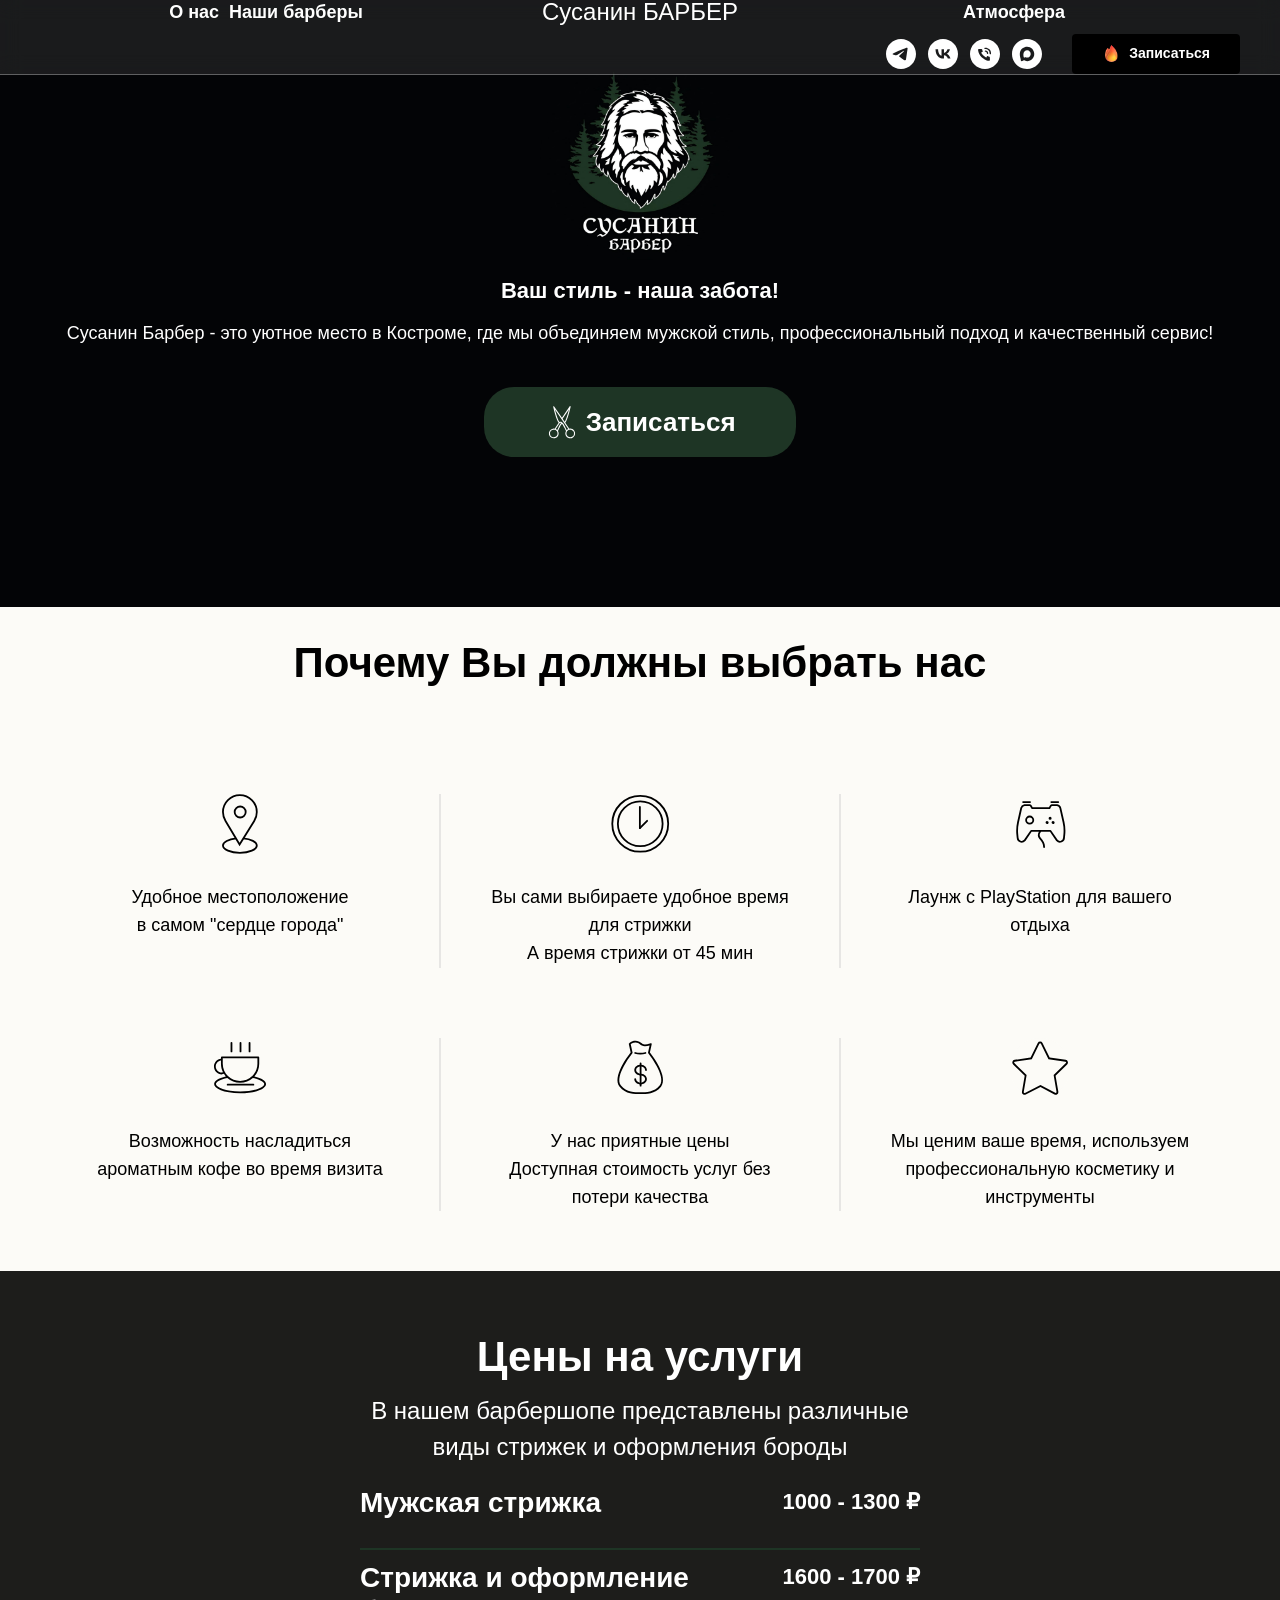
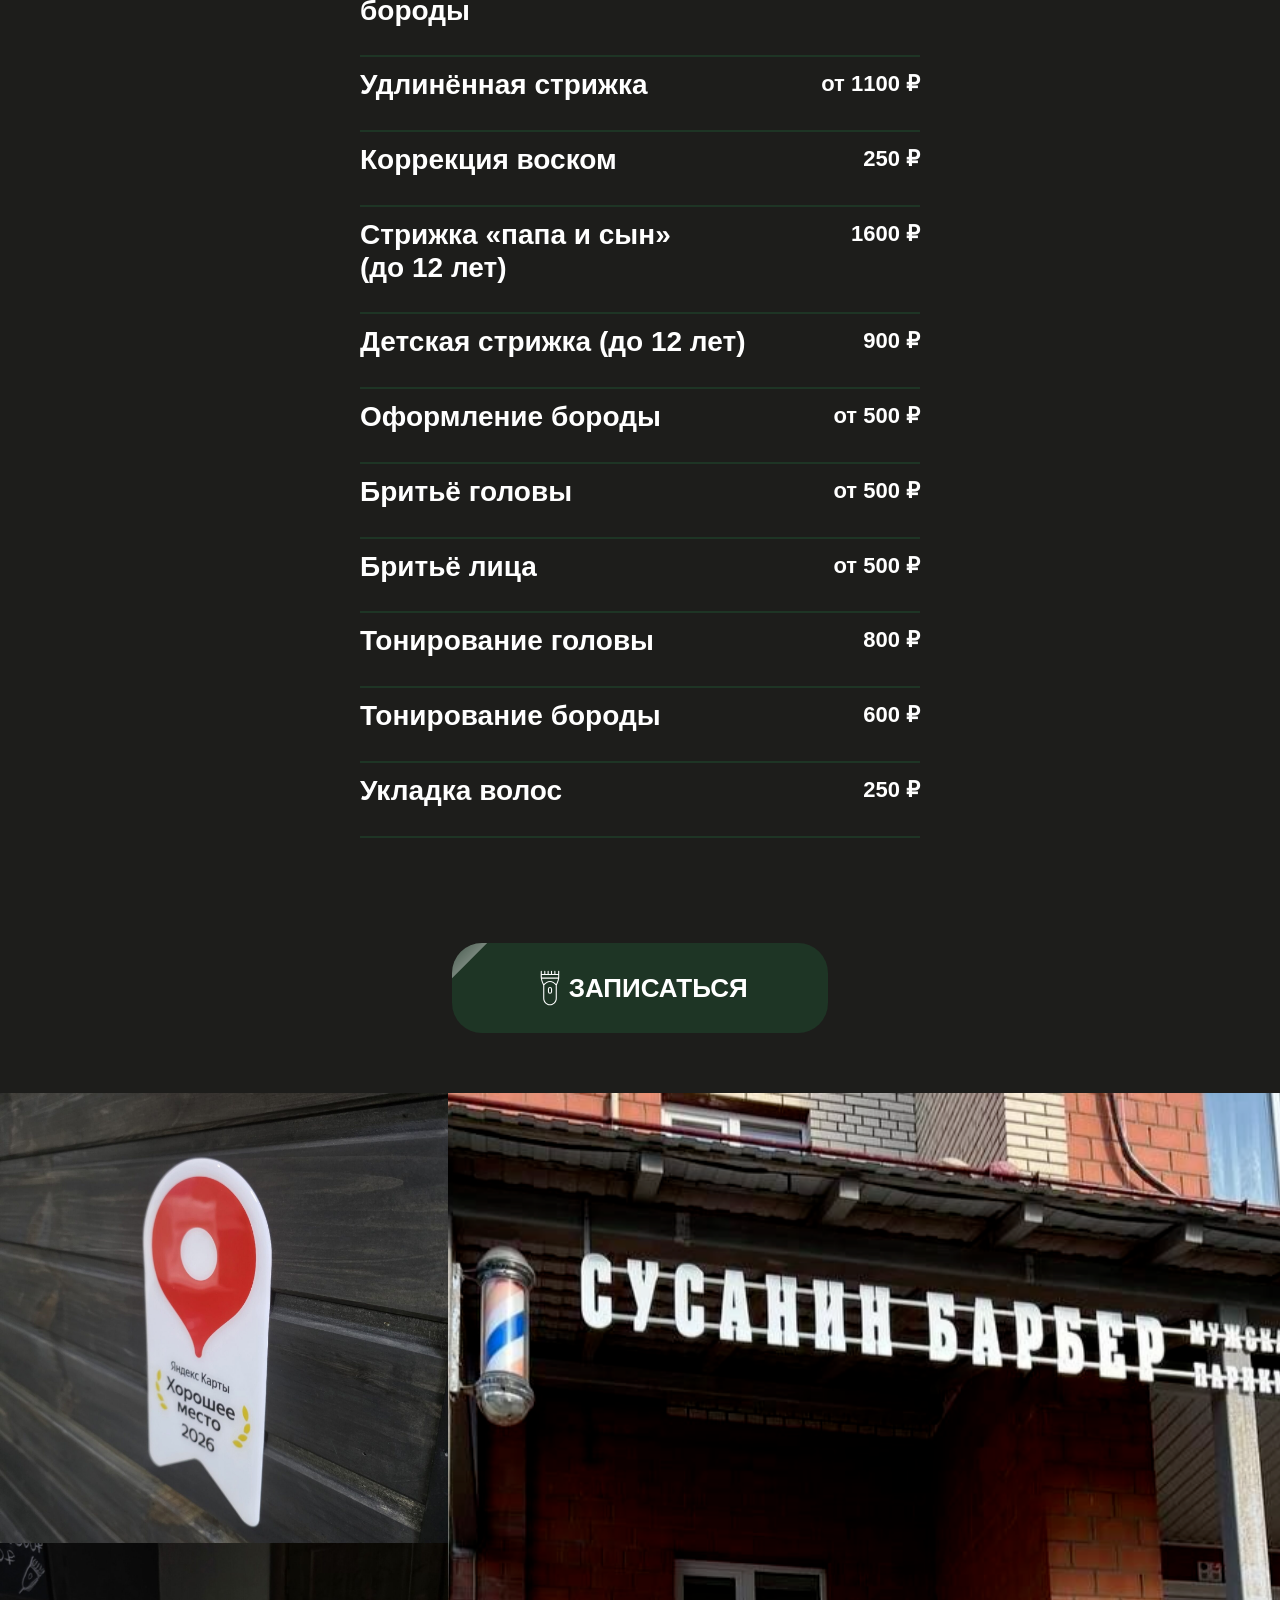
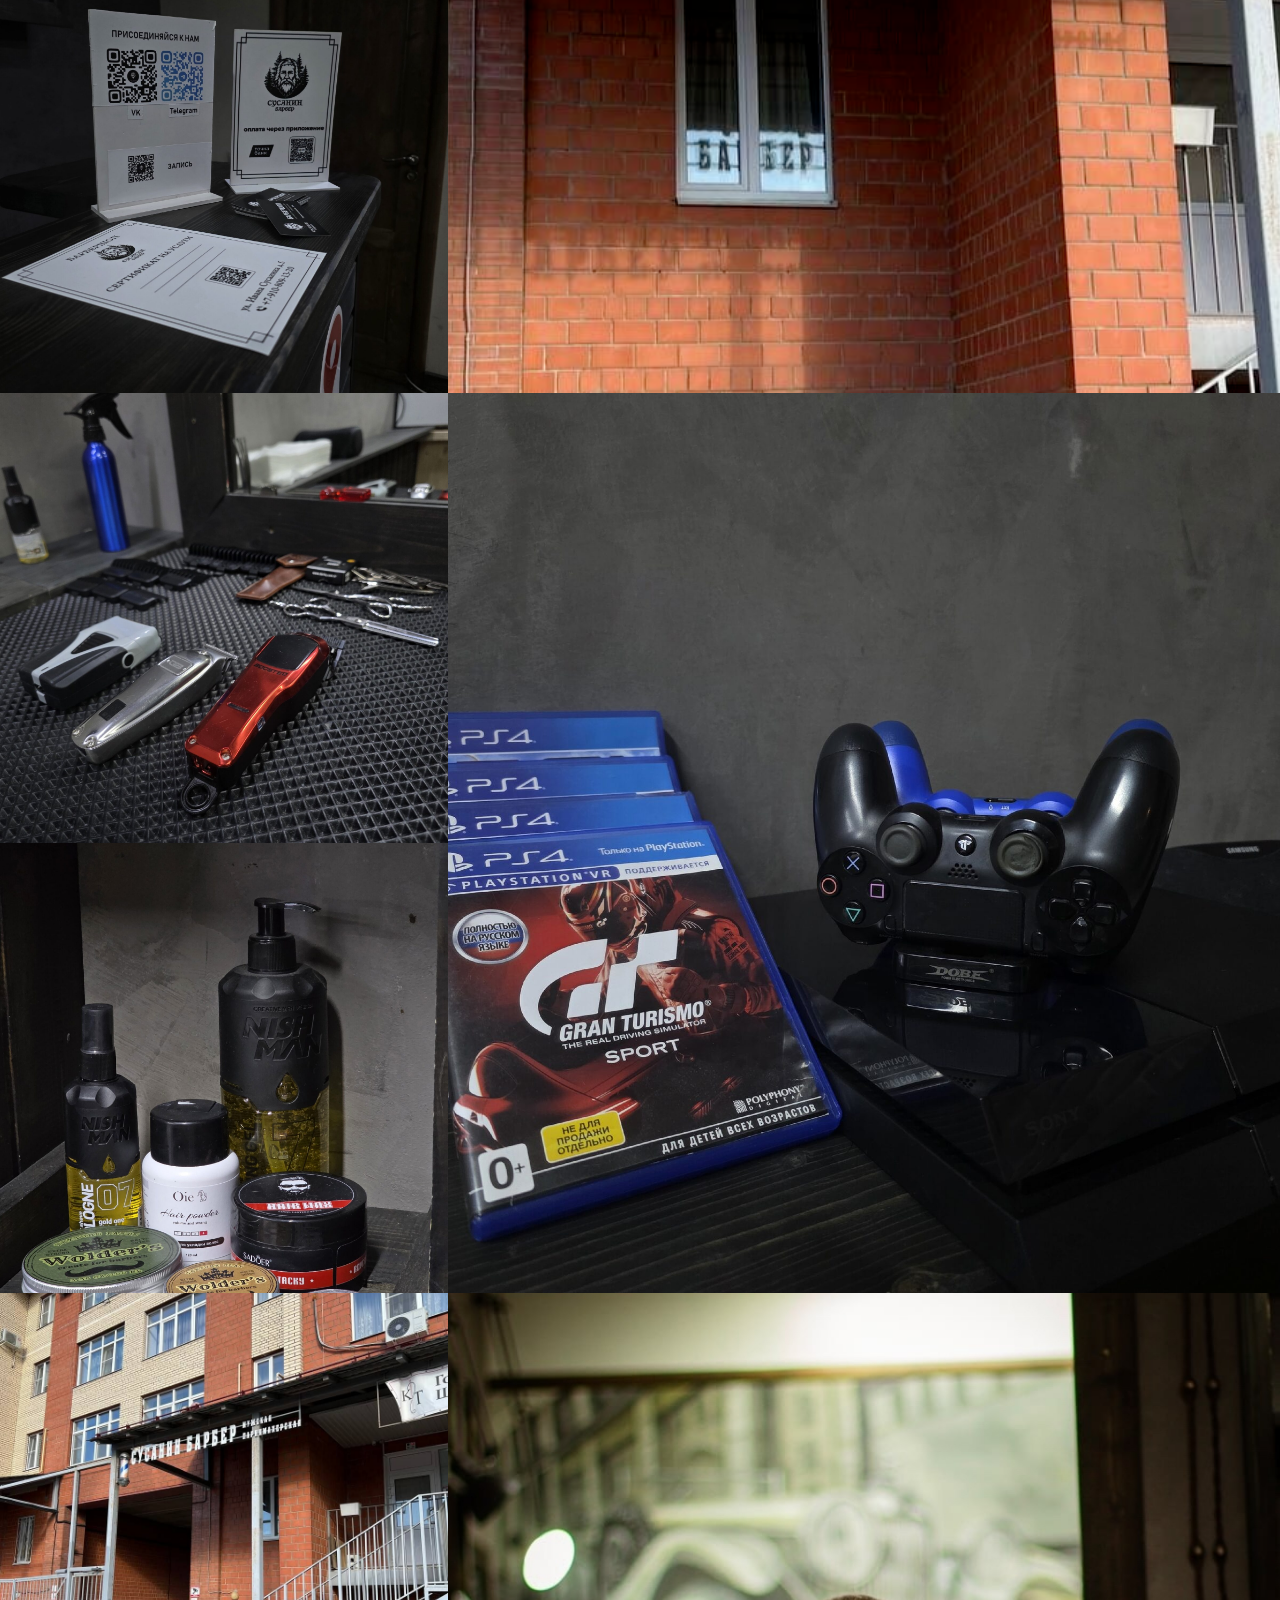
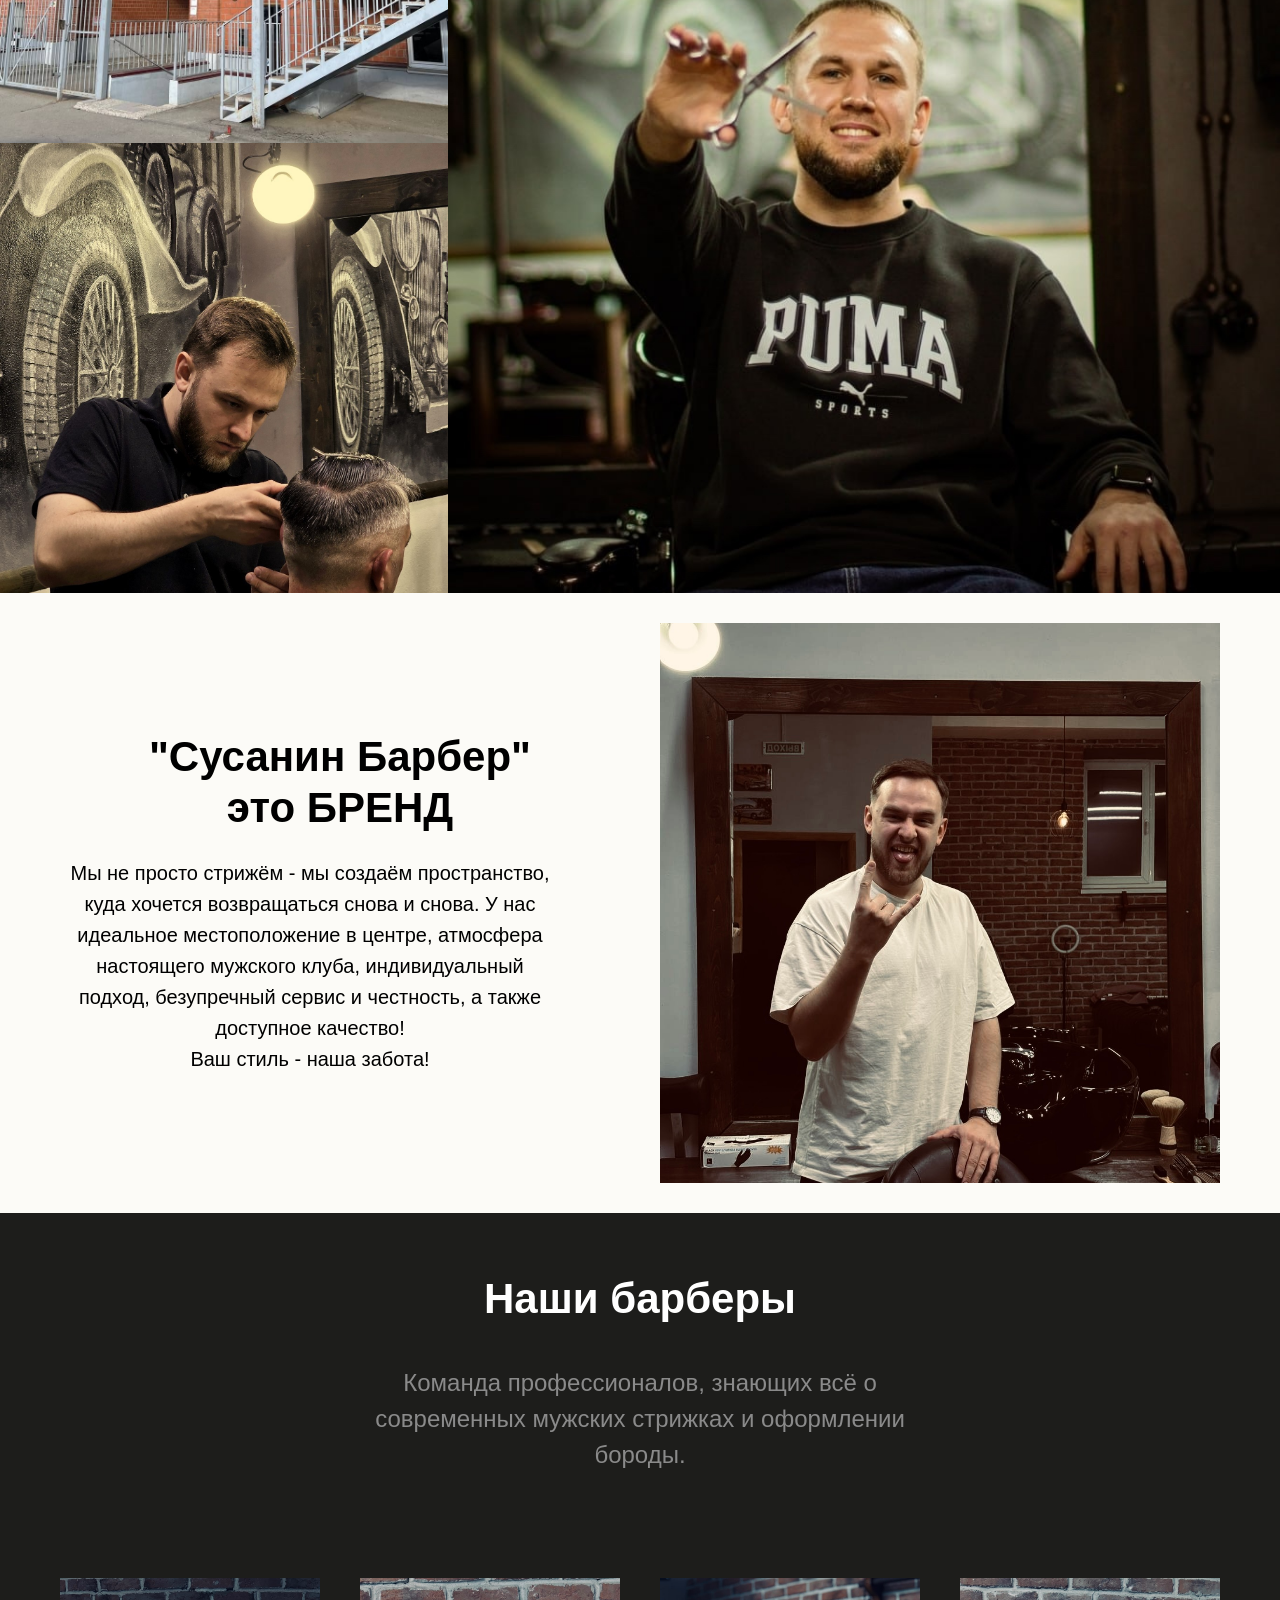
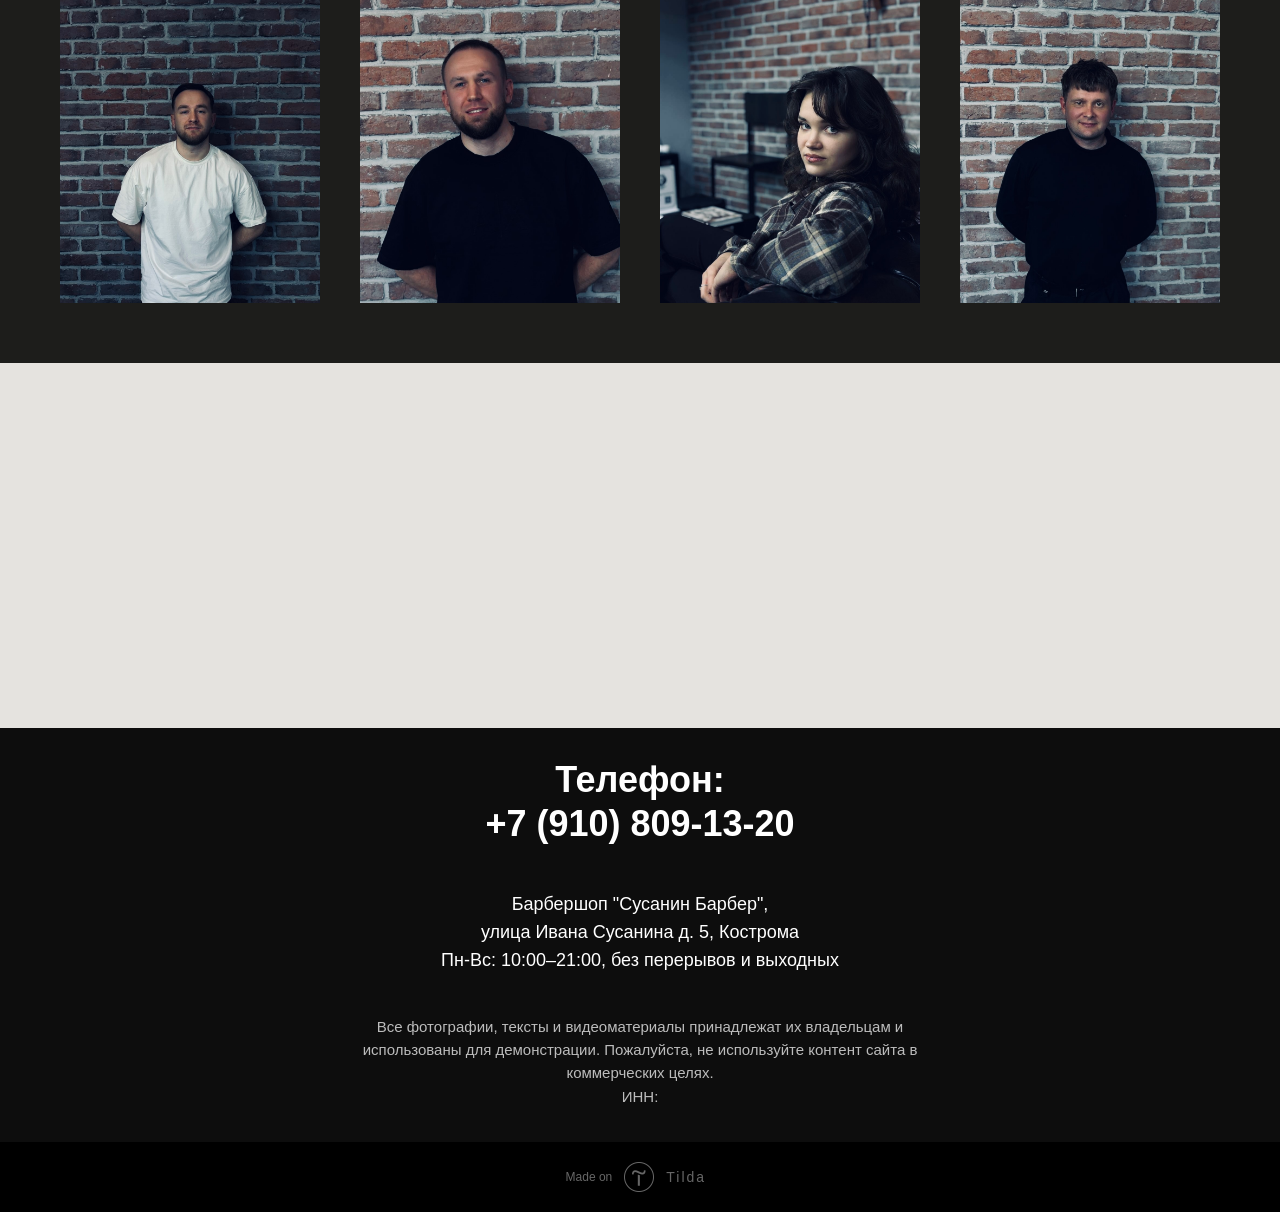
<file: index.html>
<!DOCTYPE html> <html> <head> <meta charset="utf-8" /> <meta http-equiv="Content-Type" content="text/html; charset=utf-8" /> <meta name="viewport" content="width=device-width, initial-scale=1.0" /> <!--metatextblock--> <title>Барбершоп "Сусанин Барбер"</title> <meta name="description" content="Барбершоп в Костроме. Погрузитесь в атмосферу настоящего мужского пространства." /> <meta name="keywords" content="Барбершоп " /> <meta property="og:url" content="http://susaninbarber44.ru" /> <meta property="og:title" content="Барбершоп СУСАНИН БАРБЕР" /> <meta property="og:description" content="Барбершоп в Костроме" /> <meta property="og:type" content="website" /> <meta property="og:image" content="tild3061-3634-4638-a263-393834666162__-__resize__504x__photo_2026-06-26_17-.jpg" /> <link rel="canonical" href="http://susaninbarber44.ru"> <!--/metatextblock--> <meta name="format-detection" content="telephone=no" /> <meta http-equiv="x-dns-prefetch-control" content="on"> <link rel="dns-prefetch" href="https://ws.tildacdn.com">  <!--favicons--> <link rel="icon" type="image/jpeg" sizes="32x32" href="tild6166-3566-4532-b531-313964643465__photo_2026-06-26_17-.jpg" media="(prefers-color-scheme: light)"/> <link rel="icon" type="image/jpeg" sizes="32x32" href="tild6633-3666-4331-b838-306535356433__photo_2026-06-26_17-.jpg" media="(prefers-color-scheme: dark)"/> <link rel="icon" type="image/svg+xml" sizes="any" href="tild3130-6130-4134-a136-663364333539__photo.svg"> <link rel="apple-touch-icon" type="image/png" href="tild3738-3965-4061-b435-306232656464__photo.png"> <link rel="icon" type="image/png" sizes="192x192" href="tild3738-3965-4061-b435-306232656464__photo.png"> <!--/favicons--> <!-- Assets --> <script src="https://neo.tildacdn.com/tilda-fallback-1.0.min.js" async charset="utf-8"></script> <link rel="stylesheet" href="tilda-grid-3.0.min.css" type="text/css" media="all" onerror="this.loaderr='y';"/> <link rel="stylesheet" href="tilda-blocks-page152103926.min.css?t=1785433917" type="text/css" media="all" onerror="this.loaderr='y';" /> <link rel="stylesheet" href="tilda-animation-2.0.min.css" type="text/css" media="all" onerror="this.loaderr='y';" /> <link rel="stylesheet" href="tilda-menusub-1.1.min.css" type="text/css" media="all" onerror="this.loaderr='y';" /> <link rel="stylesheet" href="tilda-menu-widgeticons-1.0.min.css" type="text/css" media="all" onerror="this.loaderr='y';" /> <link rel="stylesheet" href="tilda-menu-burger-1.0.min.css" type="text/css" media="all" onerror="this.loaderr='y';" /> <link rel="stylesheet" href="tilda-cards-1.0.min.css" type="text/css" media="all" onerror="this.loaderr='y';" /> <link rel="stylesheet" href="tilda-slds-1.4.min.css" type="text/css" media="print" onload="this.media='all';" onerror="this.loaderr='y';" /> <noscript><link rel="stylesheet" href="tilda-slds-1.4.min.css" type="text/css" media="all" /></noscript> <link rel="stylesheet" href="tilda-zoom-2.0.min.css" type="text/css" media="print" onload="this.media='all';" onerror="this.loaderr='y';" /> <noscript><link rel="stylesheet" href="tilda-zoom-2.0.min.css" type="text/css" media="all" /></noscript> <link rel="stylesheet" href="fonts-tildasans.css" type="text/css" media="all" onerror="this.loaderr='y';" /> <script nomodule src="tilda-polyfill-1.0.min.js" charset="utf-8"></script> <script type="text/javascript">function t_onReady(func) {if(document.readyState!='loading') {func();} else {document.addEventListener('DOMContentLoaded',func);}}
function t_onFuncLoad(funcName,okFunc,time) {if(typeof window[funcName]==='function') {okFunc();} else {setTimeout(function() {t_onFuncLoad(funcName,okFunc,time);},(time||100));}}function t_throttle(fn,threshhold,scope) {return function() {fn.apply(scope||this,arguments);};}</script> <script src="tilda-scripts-3.0.min.js" charset="utf-8" defer onerror="this.loaderr='y';"></script> <script src="tilda-blocks-page152103926.min.js?t=1785433917" charset="utf-8" async onerror="this.loaderr='y';"></script> <script src="lazyload-1.3.min.export.js" charset="utf-8" async onerror="this.loaderr='y';"></script> <script src="tilda-animation-2.0.min.js" charset="utf-8" async onerror="this.loaderr='y';"></script> <script src="tilda-menusub-1.1.min.js" charset="utf-8" async onerror="this.loaderr='y';"></script> <script src="tilda-menu-1.1.min.js" charset="utf-8" async onerror="this.loaderr='y';"></script> <script src="tilda-menu-widgeticons-1.0.min.js" charset="utf-8" async onerror="this.loaderr='y';"></script> <script src="tilda-menu-burger-1.0.min.js" charset="utf-8" async onerror="this.loaderr='y';"></script> <script src="tilda-slds-1.4.min.js" charset="utf-8" async onerror="this.loaderr='y';"></script> <script src="hammer.min.js" charset="utf-8" async onerror="this.loaderr='y';"></script> <script src="tilda-map-1.0.min.js" charset="utf-8" async onerror="this.loaderr='y';"></script> <script src="tilda-zoom-2.0.min.js" charset="utf-8" async onerror="this.loaderr='y';"></script> <script src="tilda-events-1.0.min.js" charset="utf-8" async onerror="this.loaderr='y';"></script> <script type="text/javascript">window.dataLayer=window.dataLayer||[];</script> <script type="text/javascript">(function() {var ttt='cebo';var tt='oog';var re=new RegExp("bot|g" + tt + "le|yandex|baidu|bing|msn|duckduckbot|teoma|slurp|crawler|spider|robot|crawling|fa" + ttt + "ok","i");if((re.test(navigator.userAgent))===false&&typeof(sessionStorage)!='undefined'&&sessionStorage.getItem('visited')!=='y'&&document.visibilityState){var style=document.createElement('style');style.type='text/css';style.innerHTML='@media screen and (min-width: 980px) {.t-records {opacity: 0;}.t-records_animated {-webkit-transition: opacity ease-in-out .2s;-moz-transition: opacity ease-in-out .2s;-o-transition: opacity ease-in-out .2s;transition: opacity ease-in-out .2s;}.t-records.t-records_visible {opacity: 1;}}';document.getElementsByTagName('head')[0].appendChild(style);function t_setvisRecs(){var alr=document.querySelectorAll('.t-records');Array.prototype.forEach.call(alr,function(el) {el.classList.add("t-records_animated");});setTimeout(function() {Array.prototype.forEach.call(alr,function(el) {el.classList.add("t-records_visible");});sessionStorage.setItem("visited","y");},400);}
document.addEventListener('DOMContentLoaded',t_setvisRecs);}})();</script></head> <body class="t-body" style="margin:0;"> <!--allrecords--> <div id="allrecords" data-tilda-export="yes" class="t-records" data-hook="blocks-collection-content-node" data-tilda-project-id="26761406" data-tilda-page-id="152103926" data-tilda-formskey="386c508ad67cae73f144c79626761406" data-tilda-cookie="no" data-tilda-lazy="yes" data-tilda-root-zone="com" data-tilda-project-country="RU"> <div id="rec2436689131" class="r t-rec t-rec_pt_0 t-rec_pt-res-480_0 t-rec_pb_0 t-rec_pb-res-480_0" style="padding-top:0px;padding-bottom:0px; " data-record-type="1368" data-parenttplid="1272"> <!-- T1272 --> <div id="nav2436689131marker"></div> <div class="t1272" data-menu="yes" data-menu-widgeticons-hide="yes"> <div class="t-menu-base__mobile-menu tmenu-mobile"> <div class="tmenu-mobile__container tmenu-mobile__container_right tmenu-mobile__container_logocenter tmenu-mobile__container_withoutlogo"> <div class="tmenu-mobile__text t-name t-name_md" field="menu_mob_title"></div> <button type="button"
aria-expanded="false"
aria-label="Навигационное меню"
class="t-menu-burger t-menuburger t-menu-base__burger_mlauto"> <div class="t-menu-burger__icon t-menu-burger__icon_first t-menu-burger__icon_small"> <span style="background-color: #ffffff;"></span> <span style="background-color: #ffffff;"></span> <span style="background-color: #ffffff;"></span> <span style="background-color: #ffffff;"></span> </div> </button> <style>#rec2436689131 .t-menu-burger__text{color:#ffffff;}</style> </div> </div> <style>.tmenu-mobile{background-color:#111;display:none;width:100%;top:0;z-index:990;}.tmenu-mobile_positionfixed{position:fixed;}.tmenu-mobile__text{color:#000;}.tmenu-mobile__container{min-height:64px;padding:20px;position:relative;box-sizing:border-box;display:flex;justify-content:space-between;align-items:center;}.tmenu-mobile__list{display:block;}.tmenu-mobile__container_logocenter>.t-menu-base__logowrapper,.tmenu-mobile__container_logocenter>.tmenu-mobile__text{position:absolute;left:50%;transform:translateX(-50%);}.tmenu-mobile__burgerlogo{display:inline-block;font-size:24px;font-weight:400;white-space:nowrap;vertical-align:middle;}@media screen and (max-width:960px){.tmenu-mobile__menucontent_hidden{display:none;height:auto;}.tmenu-mobile{display:block;}}@media screen and (max-width:960px){#rec2436689131 .tmenu-mobile{background-color:#030406;}}</style> <style>#rec2436689131 .tmenu-mobile__burgerlogo a{font-size:24px;line-height:1;color:#ffffff;}</style> <style>#rec2436689131 .tmenu-mobile__burgerlogo__title{font-size:24px;line-height:1;color:#ffffff;}</style> <div
id="nav2436689131"
class="t-menu-base
t-menu-base_positionabsolute tmenu-mobile__menucontent_hidden t-menu-base_mobile-center
t-menu-base__burgermenu__fullscreen" data-navmarker="nav2436689131marker" data-appearoffset="" data-bgopacity-two="0.5" data-menu="yes" data-bgcolor-hex="#323232" data-bgcolor-rgba="rgba(50,50,50,0.50)" data-bgopacity="0.5" data-bgcolor-rgba-afterscroll="rgba(50,50,50,0.50)" data-menushadow="" data-menushadow-css=""> <div
class="t-menu-base__maincontainer
t-menu-base__maincontainer_100 t-menu-base__maincontainer_100-40 t-menu-base__maincontainer_logocenter "> <ul role="list" class="t-menu-base__list t-menu__list t-menu-base__list_leftside t-menu-base__list_align-center"> <li class="t-menu-base__list-item"> <div
class="t-menu__link-wrapper" data-menu-submenu-hook=""> <a class="t-menu__link-item"
href="#rec2436689211" data-menu-item-number="1">О нас</a> </div> </li> <li class="t-menu-base__list-item"> <div
class="t-menu__link-wrapper" data-menu-submenu-hook=""> <a class="t-menu__link-item"
href="#rec2436689221" data-menu-item-number="2">Наши барберы</a> </div> </li> </ul> <div class="t-menu-base__logowrapper t-menu-base__logowrapper_center t-menu-base__logowrapper_both t-menu-base__logowrapper_mobile"> <div class="t-menu-base__logo"> <a href="http://tilda.cc"> <div class="t-menu-base__textlogo t-title" field="title">Сусанин БАРБЕР</div> </a> </div> </div> <style>#rec2436689131 .t-menu-base__imglogo{max-width:200px;width:200px;}</style> <ul role="list" class="t-menu-base__list t-menu__list t-menu-base__list_rightside t-menu-base__list_align-center"> <li class="t-menu-base__list-item"> <div
class="t-menu__link-wrapper" data-menu-submenu-hook=""> <a class="t-menu__link-item"
href="#rec2436689261" data-menu-item-number="3">Атмосфера</a> </div> </li> </ul> <div class="t-menu-base__rightwrapper t-menu-base__wrapper" style=""> <div class="t-menu-base__additionalwrapper"> <div class="t-sociallinks"> <ul role="list" class="t-sociallinks__wrapper" aria-label="Social media links"> <!-- new soclinks --><li class="t-sociallinks__item t-sociallinks__item_telegram"><a href="https://t.me/susaninbarber44" target="_blank" rel="nofollow" aria-label="Telegram" title="Telegram" style="width: 30px; height: 30px;"><svg class="t-sociallinks__svg" role="presentation" width=30px height=30px viewBox="0 0 100 100" fill="none"
xmlns="http://www.w3.org/2000/svg"> <path fill-rule="evenodd" clip-rule="evenodd"
d="M50 100c27.614 0 50-22.386 50-50S77.614 0 50 0 0 22.386 0 50s22.386 50 50 50Zm21.977-68.056c.386-4.38-4.24-2.576-4.24-2.576-3.415 1.414-6.937 2.85-10.497 4.302-11.04 4.503-22.444 9.155-32.159 13.734-5.268 1.932-2.184 3.864-2.184 3.864l8.351 2.577c3.855 1.16 5.91-.129 5.91-.129l17.988-12.238c6.424-4.38 4.882-.773 3.34.773l-13.49 12.882c-2.056 1.804-1.028 3.35-.129 4.123 2.55 2.249 8.82 6.364 11.557 8.16.712.467 1.185.778 1.292.858.642.515 4.111 2.834 6.424 2.319 2.313-.516 2.57-3.479 2.57-3.479l3.083-20.226c.462-3.511.993-6.886 1.417-9.582.4-2.546.705-4.485.767-5.362Z"
fill="#ffffff" /> </svg></a></li>&nbsp;<li class="t-sociallinks__item t-sociallinks__item_vk"><a href="https://vk.ru/susaninbarber" target="_blank" rel="nofollow" aria-label="VK" title="VK" style="width: 30px; height: 30px;"><svg class="t-sociallinks__svg" role="presentation" width=30px height=30px viewBox="0 0 100 100" fill="none"
xmlns="http://www.w3.org/2000/svg"> <path fill-rule="evenodd" clip-rule="evenodd"
d="M50 100c27.614 0 50-22.386 50-50S77.614 0 50 0 0 22.386 0 50s22.386 50 50 50ZM25 34c.406 19.488 10.15 31.2 27.233 31.2h.968V54.05c6.278.625 11.024 5.216 12.93 11.15H75c-2.436-8.87-8.838-13.773-12.836-15.647C66.162 47.242 71.783 41.62 73.126 34h-8.058c-1.749 6.184-6.932 11.805-11.867 12.336V34h-8.057v21.611C40.147 54.362 33.838 48.304 33.556 34H25Z"
fill="#ffffff" /> </svg></a></li>&nbsp;<li class="t-sociallinks__item t-sociallinks__item_phone"><a href="tel:8 (910) 809-13-20" target="_self" rel="nofollow" aria-label="Телефон" title="Телефон" style="width: 30px; height: 30px;"><svg class="t-sociallinks__svg" role="presentation" width=30px height=30px viewBox="0 0 100 100" fill="none"
xmlns="http://www.w3.org/2000/svg"> <path fill-rule="evenodd" clip-rule="evenodd"
d="M50 100C77.6142 100 100 77.6142 100 50C100 22.3858 77.6142 0 50 0C22.3858 0 0 22.3858 0 50C0 77.6142 22.3858 100 50 100ZM50.0089 29H51.618C56.4915 29.0061 61.1633 30.9461 64.6073 34.3938C68.0512 37.8415 69.9856 42.5151 69.9856 47.3879V48.9968C69.9338 49.5699 69.6689 50.1027 69.2433 50.49C68.8177 50.8772 68.2623 51.0908 67.6868 51.0884H67.5029C66.8966 51.0358 66.3359 50.745 65.9437 50.2796C65.5516 49.8143 65.36 49.2124 65.4109 48.6061V47.3879C65.4109 43.7303 63.9578 40.2225 61.3711 37.6362C58.7844 35.0499 55.2761 33.597 51.618 33.597H50.3997C49.79 33.6488 49.1847 33.4563 48.7169 33.0619C48.2492 32.6675 47.9573 32.1035 47.9054 31.4939C47.8536 30.8843 48.0461 30.279 48.4406 29.8114C48.835 29.3437 49.3992 29.0518 50.0089 29ZM56.889 49.0132C56.4579 48.5821 56.2157 47.9975 56.2157 47.3879C56.2157 46.1687 55.7313 44.9994 54.869 44.1373C54.0068 43.2752 52.8374 42.7909 51.618 42.7909C51.0083 42.7909 50.4236 42.5488 49.9925 42.1177C49.5614 41.6867 49.3192 41.102 49.3192 40.4924C49.3192 39.8828 49.5614 39.2982 49.9925 38.8672C50.4236 38.4361 51.0083 38.1939 51.618 38.1939C54.0568 38.1939 56.3956 39.1626 58.1201 40.8868C59.8445 42.611 60.8133 44.9495 60.8133 47.3879C60.8133 47.9975 60.5711 48.5821 60.14 49.0132C59.7089 49.4442 59.1242 49.6864 58.5145 49.6864C57.9048 49.6864 57.3201 49.4442 56.889 49.0132ZM66.4011 69.0663L66.401 69.0846C66.3999 69.5725 66.2967 70.0547 66.0981 70.5003C65.8998 70.9451 65.611 71.3435 65.2499 71.67C64.8674 72.0182 64.4123 72.2771 63.9176 72.428C63.4516 72.5702 62.9613 72.6132 62.4782 72.5546C58.2475 72.53 53.4102 70.5344 49.1802 68.1761C44.8871 65.7827 41.0444 62.915 38.8019 60.9903L38.7681 60.9613L38.7367 60.9299C32.3303 54.5198 28.2175 46.1735 27.0362 37.186C26.9623 36.6765 27.0018 36.157 27.1519 35.6645C27.3027 35.1695 27.5615 34.7142 27.9094 34.3314C28.2397 33.9658 28.6436 33.6742 29.0944 33.4757C29.5447 33.2775 30.0316 33.1766 30.5234 33.1796H37.4967C38.299 33.1636 39.0826 33.4244 39.7156 33.9184C40.3527 34.4156 40.7979 35.1184 40.9754 35.9071L41.0038 36.0335V36.1631C41.0038 36.4901 41.0787 36.795 41.1847 37.2268C41.2275 37.4012 41.2755 37.5965 41.3256 37.8221L41.326 37.8238C41.583 38.9896 41.925 40.1351 42.3491 41.251L42.7322 42.259L38.4899 44.26L38.4846 44.2625C38.204 44.3914 37.986 44.6263 37.8784 44.9157L37.8716 44.934L37.8642 44.952C37.7476 45.236 37.7476 45.5545 37.8642 45.8385L37.9144 45.9608L37.9359 46.0912C38.0802 46.9648 38.5603 48.0981 39.4062 49.4169C40.243 50.7215 41.3964 52.1437 42.808 53.5872C45.6206 56.4634 49.3981 59.3625 53.5798 61.5387C53.8533 61.6395 54.1552 61.6343 54.4257 61.5231L54.4437 61.5157L54.462 61.5089C54.7501 61.4016 54.9842 61.1848 55.1133 60.9057L55.1148 60.9023L57.0232 56.6591L58.0397 57.03C59.1934 57.4509 60.3737 57.7947 61.5729 58.0592L61.5785 58.0605L61.5841 58.0618C62.152 58.1929 62.7727 58.3042 63.3802 58.3942L63.4231 58.4006L63.4654 58.4101C64.2537 58.5877 64.956 59.0332 65.453 59.6706C65.9429 60.2991 66.2033 61.0758 66.1916 61.8721L66.4011 69.0663Z"
fill="#ffffff" /> </svg></a></li>&nbsp;<li class="t-sociallinks__item t-sociallinks__item_maxmessenger"><a href="https://vk.com/away.php?to=https%3A%2F%2Fmax.ru%2Fjoin%2F3m4dM92LJc4ye3pKHS8n8L-4G6TC9M-wrNpPN_jhLVc&amp;utf=1" target="_blank" rel="nofollow" aria-label="Max" title="Max" style="width: 30px; height: 30px;"><svg class="t-sociallinks__svg" role="presentation" width=30px height=30px viewBox="0 0 48 48" fill="none" xmlns="http://www.w3.org/2000/svg"> <path fill-rule="evenodd" clip-rule="evenodd" d="M24 0C37.2548 0 48 10.7452 48 24C48 37.2548 37.2548 48 24 48C10.7452 48 0 37.2548 0 24C0 10.7452 10.7452 0 24 0ZM24.2314 12.5C17.8663 12.5 12.4942 17.4255 12.4941 23.9727C12.4941 26.714 13.0015 28.6059 13.4482 30.3047C13.8233 31.6836 14.1543 32.9467 14.1543 34.4414C14.3143 36.4326 17.9823 35.2685 19.1406 33.7793C20.9718 35.1031 22.0251 35.4346 24.292 35.4346C30.5586 35.4011 35.6151 30.2999 35.5938 24.0332C35.5937 17.6682 30.602 12.5 24.2314 12.5ZM24.3857 18.1592V18.165C27.5981 18.349 30.0709 21.0719 29.9453 24.2871C29.7296 27.4955 26.9854 29.9406 23.7734 29.7861C22.768 29.7055 21.8016 29.3614 20.9717 28.7881C20.4699 29.2899 19.6648 29.9402 19.3447 29.8633C18.6774 29.6868 17.8938 26.2951 18.335 23.5098C18.87 20.1452 21.2859 17.9993 24.3857 18.1592Z" fill="#ffffff"/> </svg></a></li><!-- /new soclinks --> </ul> </div> <div class="t-menu-base__buttons"> <div class="t-menu-base__button"> <a
class="t-btn t-btnflex t-btnflex_type_button t-btnflex_sm"
href="https://n1656717.yclients.com"><span class="t-btnflex__icon"style="--icon:url('../lib__emoji__fluent__fire_3d.png');"></span><span class="t-btnflex__text">Записаться</span> <style>#rec2436689131 .t-btnflex.t-btnflex_type_button{color:#ffffff;background-color:#000000;--border-width:0px;border-style:none !important;border-radius:4px;box-shadow:none !important;font-weight:600;transition-duration:0.2s;transition-property:background-color,color,border-color,box-shadow,opacity,transform,gap;transition-timing-function:ease-in-out;}</style></a> </div> </div> </div> </div> </div> </div> </div> <script>t_onReady(function() {t_onFuncLoad('t_menuBase__interactFromKeyboard',function() {t_menuBase__interactFromKeyboard('2436689131');});t_onFuncLoad('t1272_init',function() {t1272_init('2436689131');});t_onFuncLoad('t_menuBase__setBGcolor',function() {t_menuBase__setBGcolor('2436689131','.t-menu-base, .t-menu-base__maincontainer');window.addEventListener('resize',t_throttle(function() {t_menuBase__setBGcolor('2436689131','.t-menu-base, .t-menu-base__maincontainer');}));});});t_onReady(function() {t_onFuncLoad('t1272_createMobileMenu',function() {t1272_createMobileMenu('2436689131');});});t_onReady(function() {t_onFuncLoad('t_menuBase__highlightActiveLinks',function() {t_menuBase__highlightActiveLinks('.t-menu-base__list-item a');});});t_onReady(function(){var rec=document.querySelector('#rec2436689131');if(!rec) return
rec.setAttribute('data-animationappear','off');rec.style.opacity=1;});</script> <style>#rec2436689131 .t-menu__link-item{}@supports (overflow:-webkit-marquee) and (justify-content:inherit){#rec2436689131 .t-menu__link-item,#rec2436689131 .t-menu__link-item.t-active{opacity:1 !important;}}</style> <style>#rec2436689131 .t-menu-base__textlogo{font-size:24px;line-height:1;color:#ffffff;}#rec2436689131 a.t-menu__link-item{font-size:18px;line-height:1;font-weight:800;color:#ffffff;}#rec2436689131 .t-menu-base__right_descr{font-size:16px;color:#ffffff;}#rec2436689131 .t-menu-base__langs_flex .t-menu-base__langs-item a{text-transform:uppercase;}#rec2436689131 .t-menu-base__langs-button{text-transform:uppercase;}</style> <style>#rec2436689131 .t-menu-base__maincontainer{min-height:0px;}#rec2436689131 .t-menuwidgeticons__icon{background-color:;}#rec2436689131 .t-menu-base,#rec2436689131 .t-menu-base__maincontainer{border-radius:0px;}#rec2436689131 .t-menu-base{min-height:0px;}#rec2436689131 .t-menu-base__list{gap:10px 10px;}#rec2436689131 .t-menu-base,#rec2436689131 .t-menu-base__mobile-menu{border-bottom:1px solid rgba(255,255,255,0.30);}#rec2436689131 .t-menu-base{background-color:rgba(50,50,50,0.50);}#rec2436689131 .t-menusub__menu--fullscreen{background-color:rgba(50,50,50,1) !important;}@media screen and (max-width:960px){#rec2436689131 .t-menu-base__maincontainer{background-color:#323232 !important;}#rec2436689131 .t-menu-base__burgermenu__fullscreen .t-menu-base__maincontainer{padding-top:calc(64px + 1px + 40px);}.t1272__body_menushowed #rec2436689131 .t-menu-base__overlay{-webkit-backdrop-filter:blur(0);backdrop-filter:blur(0);background-color:rgba(0,0,0,0.6) !important;}#rec2436689131 .t-menu-base.t-menu-base__burgermenu__fullwidth{background-color:rgba(0,0,0,0.6) !important;}#rec2436689131 .t-menu-base__burgermenu__sidebar{}#rec2436689131 .t-menu-base__maincontainer.t-menu-base__burgermenu__fullscreen,#rec2436689131 .t-menu-base__maincontainer.t-menu-base__burgermenu__sidebar{min-height:calc(100vh - 0px);}#rec2436689131 .t-menu-base{right:0;}#rec2436689131 .t-menu-base__burgermenu,#rec2436689131 .t-menu-base__burgermenu__close-button{background-color:#323232 !important;}}#rec2436689131 .t1272 .t-menu-base__maincontainer{-webkit-backdrop-filter:blur(10px);backdrop-filter:blur(10px);z-index:1;}</style> </div> <div id="rec2460747051" class="r t-rec t-rec_pt_60 t-rec_pt-res-480_0 t-rec_pb_150 t-rec_pb-res-480_60" style="padding-top:60px;padding-bottom:150px;background-color:#030406; " data-record-type="962" data-bg-color="#030406"> <!-- t962 --> <div class="t962"> <div class="t-container t-align_center"> <div class="t-col t-col_12"> <img
class="t962__img t-img t-animate t962__img_circle"
imgfield="img"
style="width:200px;height:200px;"
alt="" src="tild3061-3634-4638-a263-393834666162__-__empty__photo_2026-06-26_17-.jpg" data-original="tild3061-3634-4638-a263-393834666162__photo_2026-06-26_17-.jpg" data-animate-style="fadein" data-animate-group="yes" data-animate-order="1"> <div
class="t962__title t-title t-title_xxs t-animate"
field="title"
style="padding-bottom: 20px;" data-animate-style="fadeinup" data-animate-group="yes" data-animate-order="2" data-animate-delay="0.5"> <div style="font-size: 22px;" data-customstyle="yes"><span style="color: rgb(255, 255, 255);">Ваш стиль - наша забота!</span></div> </div> <div
class="t962__descr t-descr t-descr_sm t-animate"
field="descr" data-animate-style="fadeinup" data-animate-group="yes" data-animate-order="4" data-animate-delay="0.3">
Сусанин Барбер - это уютное место в Костроме, где мы объединяем мужской стиль, профессиональный подход и качественный сервис!<br /><br /> </div> <a
class="t-btn t-btnflex t-btnflex_type_button t-btnflex_md t-animate"
href="https://n1656717.yclients.com"
target="_blank" data-animate-style="fadeinup" data-animate-group="yes" data-animate-order="1"><span class="t-btnflex__icon t-btnflex__icon_animation_scale"style="--icon:url('../lib__icons__tilda__-__paint__ffffff--1-0-100__scissors_haircut.svg');"></span><span class="t-btnflex__text">Записаться</span><span class="t-btn_wrap-effects"><span class="t-btn_inner-effects"><span class="t-btn_effects"></span></span></span> <style>#rec2460747051 .t-btnflex.t-btnflex_type_button{color:#ffffff;background-color:#1e3525;--border-width:0px;border-style:none !important;border-radius:30px;box-shadow:none !important;font-size:26px;--line-height:1;gap:5px;transition-duration:0.2s;transition-property:background-color,color,border-color,box-shadow,opacity,transform,gap;transition-timing-function:ease-in-out;}@media (hover:hover){#rec2460747051 .t-btnflex.t-btnflex_type_button:not(.t-animate_no-hover):hover{box-shadow:0px 10px 20px rgba(0,11,48,0.25) !important;}#rec2460747051 .t-btnflex.t-btnflex_type_button:not(.t-animate_no-hover):focus-visible{box-shadow:0px 10px 20px rgba(0,11,48,0.25) !important;}}</style><style>#rec2460747051 .t-btnflex.t-btnflex_type_button{position:relative;}#rec2460747051 .t-btnflex.t-btnflex_type_button .t-btn_wrap-effects{position:absolute;top:0;left:0;display:block;width:100%;height:100%;overflow:hidden;isolation:isolate;container-type:inline-size;container-name:button-effects;}#rec2460747051 .t-btnflex.t-btnflex_type_button .t-btn_effects{position:absolute;top:0;bottom:0;left:0;right:0;display:block;}#rec2460747051 .t-btnflex.t-btnflex_type_button .t-btn_effects::after{content:'';position:absolute;top:0;left:-100%;z-index:20;display:block;height:350%;width:200%;background:rgba(255,255,255,0.8);border-radius:100%;transform:scale(0);animation:6s linear infinite ripple;}@container button-effects (min-width:260px){#rec2460747051 .t-btnflex.t-btnflex_type_button .t-btn_effects::after{left:-130%;}}@container button-effects (min-width:360px){#rec2460747051 .t-btnflex.t-btnflex_type_button .t-btn_effects::after{left:-150%;}}@keyframes ripple{20%{opacity:0;transform:scale(2.5);}100%{opacity:0;transform:scale(2.5);}}</style></a> </div> </div> </div> <style>#rec2460747051 .t962__title{line-height:1;padding-top:20px;}#rec2460747051 .t962__uptitle{line-height:1;}#rec2460747051 .t962__descr{line-height:1.25;font-size:18px;color:#ffffff;padding-bottom:20px;}</style> </div> <div id="rec2436689261" class="r t-rec t-rec_pt_30 t-rec_pb_60" style="padding-top:30px;padding-bottom:60px;background-color:#fcfbf7; " data-record-type="1007" data-bg-color="#fcfbf7"> <!-- t1007 --> <style type="text/css">#rec2436689261 .t1007__line{width:1px;background:#d1d1d1;}#rec2436689261 .t1007__col:nth-child(3n - 2) .t1007__line{display:none;}#rec2436689261 .t1007__col:nth-child(-n + 3){margin-top:0;}@media screen and (max-width:960px){#rec2436689261 .t1007__line{height:1px;}#rec2436689261 .t1007__col:nth-child(3n - 2):not(:first-child) .t1007__line{display:block;}}</style> <div class="t1007"> <div class="t-section__container t-container t-container_flex js-block-header"> <div class="t-col t-col_12 "> <div
class="js-block-header-title t-section__title t-title t-title_xs t-align_center t-margin_auto t-animate" data-animate-style="fadeinup" data-animate-group="yes" data-editable="true"
field="btitle">
Почему Вы должны выбрать нас
</div> </div> </div> <style>.t-section__title,.t-section__descr{overflow-wrap:break-word;}.t-section__descr{max-width:560px;}#rec2436689261 .t-section__title{margin-bottom:105px;}#rec2436689261 .t-section__descr{}#rec2436689261 .t-section__container:not(:has(.t-section__descr)) .t-section__title{margin-bottom:105px;}@media screen and (max-width:960px){#rec2436689261 .t-section__title{margin-bottom:45px;}#rec2436689261 .t-section__container:not(:has(.t-section__descr)) .t-section__title{margin-bottom:45px;}}</style> <style>#rec2436689261 .t-section__title{padding-top:0px;}#rec2436689261 .t-section__descr{padding-top:0px;}</style> <ul
role="list"
class="t1007__container t-container t-card__container"> <li
class="t1007__col t-card__col t-col t-col_4 t-item t-animate " data-animate-style="fadeinup" data-animate-chain="yes"> <div class="t-divider t1007__line" data-divider-fieldset="bordercolor,bordersize"></div> <div class="t1007__col-wrapper_fisrt t1007__col-wrapper"> <div
class="t1007__bgimg t-margin_auto t-bgimg " data-original="tild3666-6137-4534-a337-383937323331__where.svg"
bgimgfield="li_img__7436581094110"
itemscope
itemtype="http://schema.org/ImageObject"
style="width: 60px; height: 60px; background-image: url('tild3666-6137-4534-a337-383937323331__where.svg');"> <meta itemprop="image" content="tild3666-6137-4534-a337-383937323331__where.svg"> </div> <div class="t1007__descr t-descr t-descr_sm" field="li_descr__7436581094110">Удобное местоположение <br />в самом "сердце города"</div> </div> </li> <li
class="t1007__col t-card__col t-col t-col_4 t-item t-animate " data-animate-style="fadeinup" data-animate-chain="yes"> <div class="t-divider t1007__line" data-divider-fieldset="bordercolor,bordersize"></div> <div class=" t1007__col-wrapper"> <div
class="t1007__bgimg t-margin_auto t-bgimg " data-original="tild3732-3436-4235-b366-346532366366__when.svg"
bgimgfield="li_img__7436581094111"
itemscope
itemtype="http://schema.org/ImageObject"
style="width: 60px; height: 60px; background-image: url('tild3732-3436-4235-b366-346532366366__when.svg');"> <meta itemprop="image" content="tild3732-3436-4235-b366-346532366366__when.svg"> </div> <div class="t1007__descr t-descr t-descr_sm" field="li_descr__7436581094111">Вы сами выбираете удобное время для стрижки<br />А время стрижки от 45 мин</div> </div> </li> <li
class="t1007__col t-card__col t-col t-col_4 t-item t-animate " data-animate-style="fadeinup" data-animate-chain="yes"> <div class="t-divider t1007__line" data-divider-fieldset="bordercolor,bordersize"></div> <div class=" t1007__col-wrapper"> <div
class="t1007__bgimg t-margin_auto t-bgimg " data-original="lib__icons__tilda__game_play_design_developing.svg"
bgimgfield="li_img__7436581094112"
itemscope
itemtype="http://schema.org/ImageObject"
style="width: 60px; height: 60px; background-image: url('lib__icons__tilda__game_play_design_developing.svg');"> <meta itemprop="image" content="lib__icons__tilda__game_play_design_developing.svg"> </div> <div class="t1007__descr t-descr t-descr_sm" field="li_descr__7436581094112">Лаунж с PlayStation для вашего отдыха</div> </div> </li> <li
class="t1007__col t-card__col t-col t-col_4 t-item t-animate t-item_mt" data-animate-style="fadeinup" data-animate-chain="yes"> <div class="t-divider t1007__line" data-divider-fieldset="bordercolor,bordersize"></div> <div class=" t1007__col-wrapper"> <div
class="t1007__bgimg t-margin_auto t-bgimg " data-original="lib__icons__tilda__coffee_tea.svg"
bgimgfield="li_img__7436581094113"
itemscope
itemtype="http://schema.org/ImageObject"
style="width: 60px; height: 60px; background-image: url('lib__icons__tilda__coffee_tea.svg');"> <meta itemprop="image" content="lib__icons__tilda__coffee_tea.svg"> </div> <div class="t1007__descr t-descr t-descr_sm" field="li_descr__7436581094113">Возможность насладиться ароматным кофе во время визита</div> </div> </li> <li
class="t1007__col t-card__col t-col t-col_4 t-item t-animate t-item_mt" data-animate-style="fadeinup" data-animate-chain="yes"> <div class="t-divider t1007__line" data-divider-fieldset="bordercolor,bordersize"></div> <div class=" t1007__col-wrapper"> <div
class="t1007__bgimg t-margin_auto t-bgimg " data-original="lib__icons__tilda__money_bag_sack_saving.svg"
bgimgfield="li_img__7436581094114"
itemscope
itemtype="http://schema.org/ImageObject"
style="width: 60px; height: 60px; background-image: url('lib__icons__tilda__money_bag_sack_saving.svg');"> <meta itemprop="image" content="lib__icons__tilda__money_bag_sack_saving.svg"> </div> <div class="t1007__descr t-descr t-descr_sm" field="li_descr__7436581094114">У нас приятные цены<br />Доступная стоимость услуг без потери качества</div> </div> </li> <li
class="t1007__col t-card__col t-col t-col_4 t-item t-animate t-item_mt" data-animate-style="fadeinup" data-animate-chain="yes"> <div class="t-divider t1007__line" data-divider-fieldset="bordercolor,bordersize"></div> <div class=" t1007__col-wrapper"> <div
class="t1007__bgimg t-margin_auto t-bgimg " data-original="lib__icons__tilda__-__paint__000000-fcfbf7-1-50-100__star_quality.svg"
bgimgfield="li_img__1785099351014"
itemscope
itemtype="http://schema.org/ImageObject"
style="width: 60px; height: 60px; background-image: url('lib__icons__tilda__-__paint__000000-fcfbf7-1-50-100__star_quality.svg');"> <meta itemprop="image" content="lib__icons__tilda__-__paint__000000-fcfbf7-1-50-100__star_quality.svg"> </div> <div class="t1007__descr t-descr t-descr_sm" field="li_descr__1785099351014">Мы ценим ваше время, используем профессиональную косметику и инструменты</div> </div> </li> </ul> </div> <style>#rec2436689261 .t1007__uptitle{padding-top:0px;padding-bottom:0px;}#rec2436689261 .t1007__title{padding-top:0px;padding-bottom:0px;}#rec2436689261 .t1007__descr{padding-top:0px;padding-bottom:0px;}</style> </div> <div id="rec2436689151" class="r t-rec t-rec_pt_60 t-rec_pb_60" style="padding-top:60px;padding-bottom:60px; " data-animationappear="off" data-record-type="792"> <!-- T792 --> <div class="t792"> <div class="t-section__container t-container t-container_flex js-block-header"> <div class="t-col t-col_12 "> <div
class="js-block-header-title t-section__title t-title t-title_xs t-align_center t-margin_auto t-animate" data-animate-style="fadeinup" data-animate-group="yes" data-editable="true"
field="btitle"> <span style="color: rgb(255, 255, 255);">Цены на услуги</span> </div> <div
class="js-block-header-descr t-section__descr t-descr t-descr_xl t-align_center t-margin_auto t-animate" data-animate-style="fadeinup" data-animate-group="yes" data-editable="true"
field="bdescr"> <span style="color: rgb(255, 255, 255);">В нашем барбершопе представлены различные виды стрижек и оформления бороды</span> </div> </div> </div> <style>.t-section__title,.t-section__descr{overflow-wrap:break-word;}</style> <style>#rec2436689151 .t-section__title{padding-top:0px;padding-bottom:10px;}#rec2436689151 .t-section__descr{padding-top:0px;padding-bottom:10px;}</style> <div class="t-container"> <div class="t792__col t-col t-col_6 t-prefix_3"style="margin-bottom:0px;"> <div class="t792__wrapper t-animate" data-animate-style="fadeinup" data-animate-chain="yes"> <div class="t792__uptitle t-uptitle t-uptitle_xs" field="li_uptitle__1508946768182"></div> <div class="t792__text-wrapper t-valign_top"> <div class="t792__title t-heading t-heading_sm" field="li_title__1508946768182"><span style="color: rgb(255, 255, 255);">Мужская стрижка</span></div> </div> <div class="t792__price-wrapper t-valign_top"> <div class="t792__price t-name t-name_lg" field="li_text__1508946768182"><span style="color: rgb(255, 255, 255);">1000 - 1300 ₽</span></div> </div> </div> <div class="t-divider t792__line t-animate" data-animate-style="fadeinup" data-animate-chain="yes" style="margin-top: 28px; background-color: #1e3525; height: 2px; opacity:1;"></div> </div> <div class="t792__col t-col t-col_6 t-prefix_3"style="margin-bottom:0px;"> <div class="t792__wrapper t-animate" data-animate-style="fadeinup" data-animate-chain="yes"> <div class="t792__uptitle t-uptitle t-uptitle_xs" field="li_uptitle__1508948289978"></div> <div class="t792__text-wrapper t-valign_top"> <div class="t792__title t-heading t-heading_sm" field="li_title__1508948289978"><span style="color: rgb(255, 255, 255);">Стрижка и оформление бороды</span></div> </div> <div class="t792__price-wrapper t-valign_top"> <div class="t792__price t-name t-name_lg" field="li_text__1508948289978"><span style="color: rgb(255, 255, 255);">1600 - 1700 ₽</span></div> </div> </div> <div class="t-divider t792__line t-animate" data-animate-style="fadeinup" data-animate-chain="yes" style="margin-top: 28px; background-color: #1e3525; height: 2px; opacity:1;"></div> </div> <div class="t792__col t-col t-col_6 t-prefix_3"style="margin-bottom:0px;"> <div class="t792__wrapper t-animate" data-animate-style="fadeinup" data-animate-chain="yes"> <div class="t792__uptitle t-uptitle t-uptitle_xs" field="li_uptitle__1509034194686"></div> <div class="t792__text-wrapper t-valign_top"> <div class="t792__title t-heading t-heading_sm" field="li_title__1509034194686"><span style="color: rgb(255, 255, 255);">Удлинённая стрижка</span></div> </div> <div class="t792__price-wrapper t-valign_top"> <div class="t792__price t-name t-name_lg" field="li_text__1509034194686"><span style="color: rgb(255, 255, 255);">от 1100 ₽</span></div> </div> </div> <div class="t-divider t792__line t-animate" data-animate-style="fadeinup" data-animate-chain="yes" style="margin-top: 28px; background-color: #1e3525; height: 2px; opacity:1;"></div> </div> <div class="t792__col t-col t-col_6 t-prefix_3"style="margin-bottom:0px;"> <div class="t792__wrapper t-animate" data-animate-style="fadeinup" data-animate-chain="yes"> <div class="t792__uptitle t-uptitle t-uptitle_xs" field="li_uptitle__1509034196828"></div> <div class="t792__text-wrapper t-valign_top"> <div class="t792__title t-heading t-heading_sm" field="li_title__1509034196828"><span style="color: rgb(255, 255, 255);">Коррекция воском</span></div> </div> <div class="t792__price-wrapper t-valign_top"> <div class="t792__price t-name t-name_lg" field="li_text__1509034196828"><span style="color: rgb(255, 255, 255);">250 ₽</span></div> </div> </div> <div class="t-divider t792__line t-animate" data-animate-style="fadeinup" data-animate-chain="yes" style="margin-top: 28px; background-color: #1e3525; height: 2px; opacity:1;"></div> </div> <div class="t792__col t-col t-col_6 t-prefix_3"style="margin-bottom:0px;"> <div class="t792__wrapper t-animate" data-animate-style="fadeinup" data-animate-chain="yes"> <div class="t792__uptitle t-uptitle t-uptitle_xs" field="li_uptitle__1509034198661"></div> <div class="t792__text-wrapper t-valign_top"> <div class="t792__title t-heading t-heading_sm" field="li_title__1509034198661"><span style="color: rgb(255, 255, 255);">Стрижка «папа и сын» </span><br /><span style="color: rgb(255, 255, 255);">(до 12 лет)</span></div> </div> <div class="t792__price-wrapper t-valign_top"> <div class="t792__price t-name t-name_lg" field="li_text__1509034198661"><span style="color: rgb(255, 255, 255);">1600 ₽</span></div> </div> </div> <div class="t-divider t792__line t-animate" data-animate-style="fadeinup" data-animate-chain="yes" style="margin-top: 28px; background-color: #1e3525; height: 2px; opacity:1;"></div> </div> <div class="t792__col t-col t-col_6 t-prefix_3"style="margin-bottom:0px;"> <div class="t792__wrapper t-animate" data-animate-style="fadeinup" data-animate-chain="yes"> <div class="t792__uptitle t-uptitle t-uptitle_xs" field="li_uptitle__1509034198662"></div> <div class="t792__text-wrapper t-valign_top"> <div class="t792__title t-heading t-heading_sm" field="li_title__1509034198662"><span style="color: rgb(255, 255, 255);">Детская стрижка (до 12 лет)</span></div> </div> <div class="t792__price-wrapper t-valign_top"> <div class="t792__price t-name t-name_lg" field="li_text__1509034198662"><span style="color: rgb(255, 255, 255);">900 ₽</span></div> </div> </div> <div class="t-divider t792__line t-animate" data-animate-style="fadeinup" data-animate-chain="yes" style="margin-top: 28px; background-color: #1e3525; height: 2px; opacity:1;"></div> </div> <div class="t792__col t-col t-col_6 t-prefix_3"style="margin-bottom:0px;"> <div class="t792__wrapper t-animate" data-animate-style="fadeinup" data-animate-chain="yes"> <div class="t792__uptitle t-uptitle t-uptitle_xs" field="li_uptitle__1509034198663"></div> <div class="t792__text-wrapper t-valign_top"> <div class="t792__title t-heading t-heading_sm" field="li_title__1509034198663"><span style="color: rgb(255, 255, 255);">Оформление бороды</span></div> </div> <div class="t792__price-wrapper t-valign_top"> <div class="t792__price t-name t-name_lg" field="li_text__1509034198663"><span style="color: rgb(255, 255, 255);">от 500 ₽</span></div> </div> </div> <div class="t-divider t792__line t-animate" data-animate-style="fadeinup" data-animate-chain="yes" style="margin-top: 28px; background-color: #1e3525; height: 2px; opacity:1;"></div> </div> <div class="t792__col t-col t-col_6 t-prefix_3"style="margin-bottom:0px;"> <div class="t792__wrapper t-animate" data-animate-style="fadeinup" data-animate-chain="yes"> <div class="t792__uptitle t-uptitle t-uptitle_xs" field="li_uptitle__1783707919999"></div> <div class="t792__text-wrapper t-valign_top"> <div class="t792__title t-heading t-heading_sm" field="li_title__1783707919999"><span style="color: rgb(255, 255, 255);">Бритьё головы</span></div> </div> <div class="t792__price-wrapper t-valign_top"> <div class="t792__price t-name t-name_lg" field="li_text__1783707919999"><span style="color: rgb(255, 255, 255);">от 500 ₽</span></div> </div> </div> <div class="t-divider t792__line t-animate" data-animate-style="fadeinup" data-animate-chain="yes" style="margin-top: 28px; background-color: #1e3525; height: 2px; opacity:1;"></div> </div> <div class="t792__col t-col t-col_6 t-prefix_3"style="margin-bottom:0px;"> <div class="t792__wrapper t-animate" data-animate-style="fadeinup" data-animate-chain="yes"> <div class="t792__uptitle t-uptitle t-uptitle_xs" field="li_uptitle__1783707929934"></div> <div class="t792__text-wrapper t-valign_top"> <div class="t792__title t-heading t-heading_sm" field="li_title__1783707929934"><span style="color: rgb(255, 255, 255);">Бритьё лица</span></div> </div> <div class="t792__price-wrapper t-valign_top"> <div class="t792__price t-name t-name_lg" field="li_text__1783707929934"><span style="color: rgb(255, 255, 255);">от 500 ₽</span></div> </div> </div> <div class="t-divider t792__line t-animate" data-animate-style="fadeinup" data-animate-chain="yes" style="margin-top: 28px; background-color: #1e3525; height: 2px; opacity:1;"></div> </div> <div class="t792__col t-col t-col_6 t-prefix_3"style="margin-bottom:0px;"> <div class="t792__wrapper t-animate" data-animate-style="fadeinup" data-animate-chain="yes"> <div class="t792__uptitle t-uptitle t-uptitle_xs" field="li_uptitle__1783708010578"></div> <div class="t792__text-wrapper t-valign_top"> <div class="t792__title t-heading t-heading_sm" field="li_title__1783708010578"><span style="color: rgb(255, 255, 255);">Тонирование головы</span></div> </div> <div class="t792__price-wrapper t-valign_top"> <div class="t792__price t-name t-name_lg" field="li_text__1783708010578"><span style="color: rgb(255, 255, 255);">800 ₽</span></div> </div> </div> <div class="t-divider t792__line t-animate" data-animate-style="fadeinup" data-animate-chain="yes" style="margin-top: 28px; background-color: #1e3525; height: 2px; opacity:1;"></div> </div> <div class="t792__col t-col t-col_6 t-prefix_3"style="margin-bottom:0px;"> <div class="t792__wrapper t-animate" data-animate-style="fadeinup" data-animate-chain="yes"> <div class="t792__uptitle t-uptitle t-uptitle_xs" field="li_uptitle__1783708032387"></div> <div class="t792__text-wrapper t-valign_top"> <div class="t792__title t-heading t-heading_sm" field="li_title__1783708032387"><span style="color: rgb(255, 255, 255);">Тонирование бороды</span></div> </div> <div class="t792__price-wrapper t-valign_top"> <div class="t792__price t-name t-name_lg" field="li_text__1783708032387"><span style="color: rgb(255, 255, 255);">600&nbsp;₽</span></div> </div> </div> <div class="t-divider t792__line t-animate" data-animate-style="fadeinup" data-animate-chain="yes" style="margin-top: 28px; background-color: #1e3525; height: 2px; opacity:1;"></div> </div> <div class="t792__col t-col t-col_6 t-prefix_3"style="margin-bottom:0px;"> <div class="t792__wrapper t-animate" data-animate-style="fadeinup" data-animate-chain="yes"> <div class="t792__uptitle t-uptitle t-uptitle_xs" field="li_uptitle__1783708052203"></div> <div class="t792__text-wrapper t-valign_top"> <div class="t792__title t-heading t-heading_sm" field="li_title__1783708052203"><span style="color: rgb(255, 255, 255);">Укладка волос</span></div> </div> <div class="t792__price-wrapper t-valign_top"> <div class="t792__price t-name t-name_lg" field="li_text__1783708052203"><span style="color: rgb(255, 255, 255);">250&nbsp;₽</span></div> </div> </div> <div class="t-divider t792__line t-animate" data-animate-style="fadeinup" data-animate-chain="yes" style="margin-top: 28px; background-color: #1e3525; height: 2px; opacity:1;"></div> </div> </div> <div class="t-section__container t-container"> <div class="t-col t-col_12"> <div class="t-section__bottomwrapper t-clear t-align_center fadeinup"> <a
class="t-btn t-btnflex t-btnflex_type_bbutton t-btnflex_xl t-animate"
href="https://n1656717.yclients.com" data-animate-style="fadeinup" data-animate-group="yes" data-animate-order="1"><span class="t-btnflex__icon t-btnflex__icon_animation_rotate15"style="--icon:url('../lib__icons__tilda__-__paint__ffffff--1-0-100__shave_shaver.svg');"></span><span class="t-btnflex__text">Записаться</span><span class="t-btn_wrap-effects"><span class="t-btn_inner-effects"><span class="t-btn_effects"></span></span></span> <style>#rec2436689151 .t-btnflex.t-btnflex_type_bbutton{color:#ffffff;background-color:#1e3525;border-style:solid !important;border-color:#ffffff !important;--border-width:0px;border-radius:30px;box-shadow:none !important;font-weight:700;font-size:26px;--line-height:1;gap:0px;text-transform:uppercase;transition-duration:0.35s;transition-property:background-color,color,border-color,box-shadow,opacity,transform,gap;transition-timing-function:ease-in-out;}</style><style>#rec2436689151 .t-btnflex.t-btnflex_type_bbutton{position:relative;}#rec2436689151 .t-btnflex.t-btnflex_type_bbutton .t-btn_wrap-effects{position:absolute;top:0;left:0;display:block;width:100%;height:100%;overflow:hidden;isolation:isolate;container-type:inline-size;container-name:button-effects;}#rec2436689151 .t-btnflex.t-btnflex_type_bbutton .t-btn_inner-effects{position:absolute;top:0;left:0;display:block;width:100%;height:100%;transform:translateX(-85px);animation:3s linear infinite flash;}@container button-effects (min-width:230px){#rec2436689151 .t-btnflex.t-btnflex_type_bbutton .t-btn_inner-effects{animation-name:flash-md;}}@container button-effects (min-width:750px){#rec2436689151 .t-btnflex.t-btnflex_type_bbutton .t-btn_inner-effects{animation-name:flash-lg;}}#rec2436689151 .t-btnflex.t-btnflex_type_bbutton .t-btn_effects{position:absolute;top:0;left:30px;display:block;width:45px;height:100%;background-image:linear-gradient(90deg,rgba(255,255,255,.1),rgba(255,255,255,.4));transform:skewX(-45deg);}@keyframes flash{20%{transform:translateX(100%);}100%{transform:translateX(100%);}}@keyframes flash-md{30%{transform:translateX(100%);}100%{transform:translateX(100%);}}@keyframes flash-lg{40%{transform:translateX(100%);}100%{transform:translateX(100%);}}</style></a> </div> </div> </div> </div> <style>#rec2436689151 .t792__uptitle{padding-top:0px;padding-bottom:0px;}#rec2436689151 .t792__price{padding-top:0px;padding-bottom:0px;}</style> </div> <div id="rec2436689241" class="r t-rec" style=" " data-animationappear="off" data-record-type="1083"> <!-- t1083 --> <!-- @classes: t-descr t-descr_xxs --> <div class="t1083"> <div class="t1083__wrapper"> <div class="t1083__img-group t1083__img-group_invert"> <div class="t1083__bgimg t-bgimg" data-original="tild3363-3764-4935-b634-313234303966__noroot.png"
bgimgfield="gi_img__0" data-zoomable="yes" data-zoom-target="0" data-img-zoom-url="tild3363-3764-4935-b634-313234303966__noroot.png"
style="background-image: url('tild3363-3764-4935-b634-313234303966__-__resizeb__20x__noroot.png');"> </div> <div class="t1083__bgimg_wrapper"> <div class="t1083__bgimg t-bgimg" data-original="tild3265-3762-4861-b935-386337313538__yebpwvmkpzs3jaw-s_oc.jpg"
bgimgfield="gi_img__1" data-zoomable="yes" data-zoom-target="1" data-img-zoom-url="tild3265-3762-4861-b935-386337313538__yebpwvmkpzs3jaw-s_oc.jpg"
style="background-image: url('tild3265-3762-4861-b935-386337313538__-__resizeb__20x__yebpwvmkpzs3jaw-s_oc.jpg')"> </div> <div class="t1083__bgimg t-bgimg" data-original="tild3162-3432-4162-b965-303638333662__oz5gyetraddhris71dqt.jpg"
bgimgfield="gi_img__2" data-zoomable="yes" data-zoom-target="2" data-img-zoom-url="tild3162-3432-4162-b965-303638333662__oz5gyetraddhris71dqt.jpg"
style="background-image: url('tild3162-3432-4162-b965-303638333662__-__resizeb__20x__oz5gyetraddhris71dqt.jpg')"> </div> </div> </div> </div> </div> </div> <div id="rec2462875551" class="r t-rec" style=" " data-animationappear="off" data-record-type="1083"> <!-- t1083 --> <!-- @classes: t-descr t-descr_xxs --> <div class="t1083"> <div class="t1083__wrapper"> <div class="t1083__img-group t1083__img-group_invert"> <div class="t1083__bgimg t-bgimg" data-original="tild6639-6232-4832-b666-396539343334__ahlgzc-3fcmd9baiapha.jpg"
bgimgfield="gi_img__0" data-zoomable="yes" data-zoom-target="0" data-img-zoom-url="tild6639-6232-4832-b666-396539343334__ahlgzc-3fcmd9baiapha.jpg"
style="background-image: url('tild6639-6232-4832-b666-396539343334__-__resizeb__20x__ahlgzc-3fcmd9baiapha.jpg');"> </div> <div class="t1083__bgimg_wrapper"> <div class="t1083__bgimg t-bgimg" data-original="tild6433-6433-4136-a233-313239623630__mxxe85rdx0bey_ko0q2o.jpg"
bgimgfield="gi_img__1" data-zoomable="yes" data-zoom-target="1" data-img-zoom-url="tild6433-6433-4136-a233-313239623630__mxxe85rdx0bey_ko0q2o.jpg"
style="background-image: url('tild6433-6433-4136-a233-313239623630__-__resizeb__20x__mxxe85rdx0bey_ko0q2o.jpg')"> </div> <div class="t1083__bgimg t-bgimg" data-original="tild3437-6566-4761-a163-663166663464__o-3vcjirdf96v2xjg0mn.jpg"
bgimgfield="gi_img__2" data-zoomable="yes" data-zoom-target="2" data-img-zoom-url="tild3437-6566-4761-a163-663166663464__o-3vcjirdf96v2xjg0mn.jpg"
style="background-image: url('tild3437-6566-4761-a163-663166663464__-__resizeb__20x__o-3vcjirdf96v2xjg0mn.jpg')"> </div> </div> </div> </div> </div> </div> <div id="rec2462875631" class="r t-rec" style=" " data-animationappear="off" data-record-type="1083"> <!-- t1083 --> <!-- @classes: t-descr t-descr_xxs --> <div class="t1083"> <div class="t1083__wrapper"> <div class="t1083__img-group t1083__img-group_invert"> <div class="t1083__bgimg t-bgimg" data-original="tild6437-6465-4962-b630-626630653237__3aqajdezwtrvcwbptged.jpg"
bgimgfield="gi_img__0" data-zoomable="yes" data-zoom-target="0" data-img-zoom-url="tild6437-6465-4962-b630-626630653237__3aqajdezwtrvcwbptged.jpg"
style="background-image: url('tild6437-6465-4962-b630-626630653237__-__resizeb__20x__3aqajdezwtrvcwbptged.jpg');"> </div> <div class="t1083__bgimg_wrapper"> <div class="t1083__bgimg t-bgimg" data-original="tild3232-3463-4061-b930-396462336432__photo_2026-06-17_14-.jpg"
bgimgfield="gi_img__1" data-zoomable="yes" data-zoom-target="1" data-img-zoom-url="tild3232-3463-4061-b930-396462336432__photo_2026-06-17_14-.jpg"
style="background-image: url('tild3232-3463-4061-b930-396462336432__-__resizeb__20x__photo_2026-06-17_14-.jpg')"> </div> <div class="t1083__bgimg t-bgimg" data-original="tild6239-6430-4430-a335-616434316235__photo_2026-06-17_14-.jpg"
bgimgfield="gi_img__2" data-zoomable="yes" data-zoom-target="2" data-img-zoom-url="tild6239-6430-4430-a335-616434316235__photo_2026-06-17_14-.jpg"
style="background-image: url('tild6239-6430-4430-a335-616434316235__-__resizeb__20x__photo_2026-06-17_14-.jpg')"> </div> </div> </div> </div> </div> </div> <div id="rec2436689211" class="r t-rec t-rec_pt_30 t-rec_pb_30" style="padding-top:30px;padding-bottom:30px;background-color:#fcfbf7; " data-record-type="478" data-bg-color="#fcfbf7"> <!-- T478 --> <div style="width: 0; height: 0; overflow: hidden;"> <div class="t478__sizer t-col t-col_6" data-auto-correct-mobile-width="false" style="height:560px;"></div> </div> <div class="t478"> <div class="t-container t-container_flex t478__container_middle"> <div class="t478__top t-col t-col_6 " itemscope itemtype="http://schema.org/ImageObject"> <meta itemprop="image" content="susanin-brand-photo.jpg"> <div class="t478__textwrapper t-align_left"> <div class="t478__content"> <div class="t478__box"> <div class="t478__title t-title t-title_xs " field="title"><p style="text-align: center;">"Сусанин Барбер" </p><p style="text-align: center;">это БРЕНД</p></div> <div class="t478__descr t-descr t-descr_md " field="descr"><p style="text-align: center;">Мы не просто стрижём - мы создаём пространство, куда хочется возвращаться снова и снова. У нас идеальное местоположение в центре, атмосфера настоящего мужского клуба, индивидуальный подход, безупречный сервис и честность, а также доступное качество! </p><p style="text-align: center;">Ваш стиль - наша забота!</p></div> </div> </div> </div> </div> <div class="t-col t-col_6 " itemscope itemtype="http://schema.org/ImageObject"> <meta itemprop="image" content="susanin-brand-photo.jpg"> <div class="t478__blockimg t-bgimg" data-original="susanin-brand-photo.jpg"
bgimgfield="img"
style="background-image:url('susanin-brand-photo.jpg'); height:560px;"></div> </div> </div> </div> <style>#rec2436689211 .t478__descr{max-width:500px;}</style> </div> <div id="rec2436689221" class="r t-rec t-rec_pt_60 t-rec_pb_60" style="padding-top:60px;padding-bottom:60px; " data-record-type="532"> <!-- t532 --> <div class="t532"> <div class="t-section__container t-container t-container_flex js-block-header"> <div class="t-col t-col_12 "> <div
class="js-block-header-title t-section__title t-title t-title_xs t-align_center t-margin_auto" data-editable="true"
field="btitle"> <span style="color: rgb(255, 255, 255);">Наши барберы</span> </div> <div
class="js-block-header-descr t-section__descr t-descr t-descr_xl t-align_center t-margin_auto" data-editable="true"
field="bdescr"> <span style="color: rgb(138, 138, 138);">Команда профессионалов, знающих всё о современных мужских стрижках и оформлении бороды.</span> </div> </div> </div> <style>.t-section__title,.t-section__descr{overflow-wrap:break-word;}.t-section__descr{max-width:560px;}#rec2436689221 .t-section__title{margin-bottom:40px;}#rec2436689221 .t-section__descr{margin-bottom:105px;}#rec2436689221 .t-section__container:not(:has(.t-section__descr)) .t-section__title{margin-bottom:105px;}@media screen and (max-width:960px){#rec2436689221 .t-section__title{margin-bottom:20px;}#rec2436689221 .t-section__descr{margin-bottom:45px;}#rec2436689221 .t-section__container:not(:has(.t-section__descr)) .t-section__title{margin-bottom:45px;}}</style> <ul role="list" class="t532__container t-list__container_inrow4 t-container"> <li class="t532__col t-col t-col_3 t-list__item t-align_left t532__show_hover t532__col-mobstyle"> <div class="t532__table t532__itemwrapper t532__itemwrapper_4"> <div class="t532__cell t-align_left t-valign_bottom"> <div class="t532__bg t532__animation_slow t532__bg_animated t-bgimg" data-original="barber-ilya.jpg?v=2"
bgimgfield="li_img__1478185125761" data-image-width="360" data-image-height="450"
style="background-image:url('barber-ilya.jpg?v=2');"
itemscope itemtype="http://schema.org/ImageObject"> <meta itemprop="image" content="barber-ilya.jpg?v=2"> </div> <div class="t532__overlay t532__animation_slow" style="background-image: linear-gradient(to bottom, rgba(0,0,0,0), rgba(0,0,0,1));"></div> <div class="t532__textwrapper t532__animation_slow "> <div class="t532__textwrapper__content"> <div class="t532__title t-name t-name_lg t532__bottommargin_sm" field="li_persname__1478185125761">Илья </div> <div class="t532__text t-descr t-descr_xxs" field="li_persdescr__1478185125761">ТОП - Барбер</div> </div> </div> </div> </div> </li> <li class="t532__col t-col t-col_3 t-list__item t-align_left t532__show_hover t532__col-mobstyle"> <div class="t532__table t532__itemwrapper t532__itemwrapper_4"> <div class="t532__cell t-align_left t-valign_bottom"> <div class="t532__bg t532__animation_slow t532__bg_animated t-bgimg" data-original="barber-ivan.jpg"
bgimgfield="li_img__1490620475276" data-image-width="360" data-image-height="450"
style="background-image:url('barber-ivan.jpg');"
itemscope itemtype="http://schema.org/ImageObject"> <meta itemprop="image" content="barber-ivan.jpg"> </div> <div class="t532__overlay t532__animation_slow" style="background-image: linear-gradient(to bottom, rgba(0,0,0,0), rgba(0,0,0,1));"></div> <div class="t532__textwrapper t532__animation_slow "> <div class="t532__textwrapper__content"> <div class="t532__title t-name t-name_lg t532__bottommargin_sm" field="li_persname__1490620475276">Иван</div> <div class="t532__text t-descr t-descr_xxs" field="li_persdescr__1490620475276">Барбер</div> </div> </div> </div> </div> </li> <li class="t532__col t-col t-col_3 t-list__item t-align_left t532__show_hover t532__col-mobstyle"> <div class="t532__table t532__itemwrapper t532__itemwrapper_4"> <div class="t532__cell t-align_left t-valign_bottom"> <div class="t532__bg t532__animation_slow t532__bg_animated t-bgimg" data-original="barber-yana.jpg"
bgimgfield="li_img__1478185134628" data-image-width="360" data-image-height="450"
style="background-image:url('barber-yana.jpg');"
itemscope itemtype="http://schema.org/ImageObject"> <meta itemprop="image" content="barber-yana.jpg"> </div> <div class="t532__overlay t532__animation_slow" style="background-image: linear-gradient(to bottom, rgba(0,0,0,0), rgba(0,0,0,1));"></div> <div class="t532__textwrapper t532__animation_slow "> <div class="t532__textwrapper__content"> <div class="t532__title t-name t-name_lg t532__bottommargin_sm" field="li_persname__1478185134628">Яна</div> <div class="t532__text t-descr t-descr_xxs" field="li_persdescr__1478185134628">Барбер</div> </div> </div> </div> </div> </li>
<li class="t532__col t-col t-col_3 t-list__item t-align_left t532__show_hover t532__col-mobstyle">
  <div class="t532__table t532__itemwrapper t532__itemwrapper_4">
    <div class="t532__cell t-align_left t-valign_bottom">
      <div class="t532__bg t532__animation_slow t532__bg_animated t-bgimg" data-original="barber-alexey.jpg?v=2"
        bgimgfield="li_img__1490620475299" data-image-width="360" data-image-height="450"
        style="background-image:url('barber-alexey.jpg?v=2');" itemscope itemtype="http://schema.org/ImageObject">
        <meta itemprop="image" content="barber-alexey.jpg?v=2">
      </div>
      <div class="t532__overlay t532__animation_slow" style="background-image: linear-gradient(to bottom, rgba(0,0,0,0), rgba(0,0,0,1));"></div>
      <div class="t532__textwrapper t532__animation_slow">
        <div class="t532__textwrapper__content">
          <div class="t532__title t-name t-name_lg t532__bottommargin_sm" field="li_persname__1490620475299">Алексей</div>
          <div class="t532__text t-descr t-descr_xxs" field="li_persdescr__1490620475299">Барбер</div>
        </div>
      </div>
    </div>
  </div>
</li>
</ul> </div> <style>.t-persons-social-links{line-height:0px;}.t-persons-social-links__wrapper{display:-webkit-box;display:-ms-flexbox;display:flex;-webkit-box-align:center;-ms-flex-align:center;align-items:center;-ms-flex-wrap:wrap;flex-wrap:wrap;width:auto;}.t-persons-social-links{margin-top:15px;}.t-persons-social-links__item{padding:0px 4px;}.t-persons-social-links__item svg{width:20px;height:20px;}.t-persons-social-links__wrapper_round .t-persons-social-links__item svg{width:23px;height:23px;}.t-persons-social-links__item:first-child{padding-left:0px;}@media screen and (max-width:960px){.t-persons-social-links__item{margin-bottom:3px;}}@media screen and (max-width:640px){.t-persons-social-links{margin-top:13px;}.t-persons-social-links__item{padding:0px 3px;}.t-persons-social-links__item svg{width:17px;height:17px;}.t-persons-social-links__wrapper_round .t-persons-social-links__item svg{width:20px;height:20px;}}</style> <script>function t_social_init(recid,groupName) {var rec=document.getElementById('rec' + recid);if(!rec) return;var socialLinks=rec.querySelectorAll('.' + groupName + '-social-links');Array.prototype.forEach.call(socialLinks,function(link) {var socialAttr=link.getAttribute('data-social-links');var socialWrapper=link.querySelector('.' + groupName + '-social-links__wrapper');link.removeAttribute('data-social-links');if(socialAttr) {var dataLinks=socialAttr.split(',');if(dataLinks.length>7) {dataLinks=dataLinks.slice(0,7);}
Array.prototype.forEach.call(dataLinks,function(item) {t_social_add_item(item.trim(),socialWrapper,groupName);});}});}
function t_social_add_item(item,socialWrapper,groupName) {var fill=socialWrapper.getAttribute('data-social-color')||'#000000';var isRoundIcon=socialWrapper.classList.contains(groupName + '-social-links__wrapper_round');if(item.indexOf('tel:')!==-1) {var phone='<div class="' + groupName + '-social-links__item">';phone+='<a href="' + item + '" target="_blank">';if(isRoundIcon) {phone+='<svg role="presentation" class="' + groupName + '-social-links__svg" width="30" height="30" viewBox="0 0 100 100" fill="none" xmlns="http://www.w3.org/2000/svg"><path fill-rule="evenodd" clip-rule="evenodd" d="M50 100C77.6142 100 100 77.6142 100 50C100 22.3858 77.6142 0 50 0C22.3858 0 0 22.3858 0 50C0 77.6142 22.3858 100 50 100ZM32.3668 30.3616C33.8958 28.835 34.6798 28.1875 35.1534 28.0601C35.715 27.909 36.2052 28.0405 36.7168 28.4797C37.1497 28.8512 38.2438 29.9713 38.9927 30.8096C41.1931 33.2729 43.8747 36.6359 44.2503 37.4031C44.3639 37.6353 44.375 37.701 44.3558 38.0323C44.3204 38.643 44.196 38.8343 43.3793 39.5344C42.0767 40.6509 40.0803 42.739 39.3824 43.7149C38.9257 44.3535 38.9126 44.7536 39.3248 45.483C39.675 46.1027 41.378 48.345 42.5783 49.7667C44.5875 52.1467 46.9159 54.3696 49.1773 56.0669C50.8579 57.3283 53.2214 58.7821 54.8035 59.5275C55.9343 60.0603 56.2878 60.0303 57.0122 59.3401C57.7069 58.6782 58.5246 57.6102 59.8946 55.5759C60.3408 54.9132 60.7739 54.3136 60.857 54.2434C61.1104 54.0293 61.3967 53.9282 61.8141 53.9055C62.0813 53.891 62.2608 53.9062 62.4057 53.9555C62.6843 54.0504 63.4107 54.5045 66.36 56.4276C67.7285 57.32 69.2454 58.3032 69.7309 58.6125C72.4818 60.3651 72.7871 60.6005 72.9291 61.0781C73.1185 61.7157 72.9605 62.1254 72.063 63.3233C70.9487 64.8107 69.0734 66.8197 67.674 68.0252C66.5388 69.0032 65.0797 69.9865 63.6409 70.743L63.0188 71.0701L62.389 71.0696C60.5532 71.0685 58.822 70.7024 56.1724 69.7552C49.967 67.5366 44.465 64.2895 39.647 60.0025C38.7431 59.1981 36.6429 57.0816 35.8606 56.1866C33.2537 53.2039 31.2905 50.2948 29.5948 46.9021C28.373 44.4575 27.2502 41.6203 27.0609 40.4995C26.7835 38.8572 27.4592 36.7086 28.9757 34.4108C29.8832 33.0359 30.8773 31.8488 32.3668 30.3616V30.3616Z" fill="' + fill + '"/></svg>';} else {phone+='<svg role="presentation" class="' + groupName + '-social-links__svg" width="30" height="30" viewBox="0 0 100 100" fill="none" xmlns="http://www.w3.org/2000/svg"><path d="M79.6737 54.027C78.7931 54.027 77.8726 53.7468 76.992 53.5467C75.2103 53.1483 73.4583 52.6267 71.7488 51.9858C69.892 51.3103 67.851 51.3453 66.0185 52.0842C64.186 52.8231 62.6916 54.2137 61.8227 55.9882L60.9422 57.8293C57.0551 55.6248 53.4641 52.9349 50.2556 49.8244C47.1451 46.616 44.4552 43.025 42.2507 39.1379L44.0918 38.2974C45.8664 37.4285 47.2569 35.934 47.9958 34.1016C48.7347 32.2691 48.7698 30.2281 48.0943 28.3713C47.4587 26.6463 46.9372 24.8814 46.5333 23.088C46.3332 22.2075 46.1731 21.2869 46.053 20.4064C45.567 17.5871 44.0903 15.0341 41.889 13.2069C39.6876 11.3798 36.9062 10.3987 34.0457 10.4403H21.9983C20.3062 10.4381 18.6328 10.7935 17.0877 11.4832C15.5427 12.173 14.1608 13.1815 13.0328 14.4427C11.8814 15.7381 11.024 17.2675 10.5197 18.9256C10.0153 20.5838 9.87588 22.3315 10.111 24.0486C12.2867 40.7074 19.8978 56.183 31.7643 68.0756C43.657 79.9421 59.1325 87.5532 75.7913 89.7289C76.3109 89.7686 76.8327 89.7686 77.3522 89.7289C80.3037 89.7332 83.1534 88.6504 85.3572 86.6871C86.6183 85.559 87.6269 84.1772 88.3166 82.6321C89.0064 81.087 89.3618 79.4136 89.3596 77.7216V65.7142C89.338 62.9486 88.3624 60.2753 86.5977 58.1459C84.8329 56.0165 82.3871 54.5616 79.6737 54.027ZM81.6349 78.0417C81.6336 78.6003 81.5154 79.1523 81.2879 79.6624C81.0604 80.1725 80.7287 80.6294 80.3141 81.0036C79.8754 81.4032 79.3534 81.7003 78.7857 81.8734C78.2181 82.0465 77.6191 82.0911 77.032 82.0042C62.096 80.0535 48.2154 73.2468 37.5278 62.6323C26.8311 51.9356 19.9652 38.0067 17.9958 23.008C17.9089 22.421 17.9535 21.8219 18.1266 21.2543C18.2997 20.6867 18.5968 20.1646 18.9964 19.726C19.3752 19.3063 19.8385 18.9716 20.3559 18.744C20.8733 18.5163 21.433 18.4009 21.9983 18.4052H34.0057C34.9309 18.3825 35.8353 18.6813 36.5651 19.2505C37.2948 19.8197 37.8048 20.6242 38.0081 21.5271C38.0081 22.6077 38.3683 23.7284 38.6085 24.8091C39.0711 26.9058 39.6864 28.9659 40.4496 30.9729L34.8462 33.6145C33.883 34.0566 33.1346 34.8627 32.7649 35.8559C32.3646 36.8303 32.3646 37.9233 32.7649 38.8977C38.5252 51.2363 48.4435 61.1546 60.7821 66.9149C61.7565 67.3152 62.8495 67.3152 63.8239 66.9149C64.8171 66.5453 65.6232 65.7968 66.0653 64.8336L68.5869 59.2302C70.6518 59.9832 72.7644 60.5982 74.9107 61.0713C75.9514 61.3115 77.0721 61.5116 78.1527 61.6717C79.0556 61.875 79.8601 62.385 80.4293 63.1147C80.9985 63.8445 81.2973 64.7489 81.2746 65.6742L81.6349 78.0417ZM58.0204 10C57.0998 10 56.1392 10 55.2187 10C54.1571 10.0902 53.175 10.5984 52.4881 11.4129C51.8013 12.2273 51.4662 13.2811 51.5564 14.3427C51.6466 15.4042 52.1549 16.3864 52.9693 17.0732C53.7837 17.76 54.8376 18.0951 55.8991 18.0049H58.0204C64.3895 18.0049 70.4977 20.535 75.0014 25.0387C79.505 29.5423 82.0351 35.6505 82.0351 42.0196C82.0351 42.7401 82.0351 43.4205 82.0351 44.1409C81.9464 45.1968 82.28 46.2448 82.9627 47.0551C83.6455 47.8655 84.6217 48.372 85.6774 48.4636H85.9975C86.9995 48.4677 87.9665 48.0958 88.7076 47.4214C89.4487 46.747 89.9098 45.8193 90 44.8214C90 43.9008 90 42.9402 90 42.0196C90 33.5344 86.632 25.3962 80.6358 19.3925C74.6396 13.3888 66.5056 10.0106 58.0204 10V10ZM66.0253 42.0196C66.0253 43.0812 66.447 44.0992 67.1976 44.8498C67.9482 45.6004 68.9662 46.0221 70.0278 46.0221C71.0893 46.0221 72.1073 45.6004 72.8579 44.8498C73.6085 44.0992 74.0302 43.0812 74.0302 42.0196C74.0302 37.7736 72.3435 33.7014 69.341 30.699C66.3386 27.6966 62.2665 26.0098 58.0204 26.0098C56.9589 26.0098 55.9408 26.4315 55.1902 27.1821C54.4396 27.9327 54.0179 28.9508 54.0179 30.0123C54.0179 31.0738 54.4396 32.0918 55.1902 32.8424C55.9408 33.593 56.9589 34.0147 58.0204 34.0147C60.1434 34.0147 62.1795 34.8581 63.6807 36.3593C65.1819 37.8605 66.0253 39.8966 66.0253 42.0196Z" fill="' + fill + '"/></svg>';}
phone+='</a>';phone+='</div>';socialWrapper.insertAdjacentHTML('beforeend',phone);return;}
else if(item.indexOf('mailto:')!==-1) {var email='<div class="' + groupName + '-social-links__item">';email+='<a href="' + item + '" target="_blank">';if(isRoundIcon) {email+='<svg role="presentation" class="' + groupName + '-social-links__svg" width="30" height="30" viewBox="0 0 100 100" fill="none" xmlns="http://www.w3.org/2000/svg"><path fill-rule="evenodd" clip-rule="evenodd" d="M50 100c27.6142 0 50-22.3858 50-50S77.6142 0 50 0 0 22.3858 0 50s22.3858 50 50 50ZM26.2268 34.1813c.3042-.9738.9636-1.693 1.8568-2.0249l.4151-.1543 21.4794-.0018c21.3404-.0017 21.4819-.0009 21.8807.1335.9642.3248 1.6814 1.1482 1.9797 2.2727l.0944.3556-1.7711 1.2707c-2.462 1.7666-6.8447 4.9166-8.8523 6.3624-.925.6662-2.2783 1.639-3.0072 2.1619-2.1029 1.5081-4.2894 3.0785-5.891 4.2312-3.6493 2.6264-4.3577 3.1288-4.4113 3.1288-.0541 0-.817-.5414-4.5039-3.1961-1.6149-1.1627-3.4655-2.4914-5.7994-4.1637-.7296-.5227-2.1661-1.5561-3.1924-2.2964-1.0262-.7404-2.4421-1.7593-3.1465-2.2642-.7044-.5051-2.3496-1.6873-3.656-2.6273s-2.646-1.9002-2.9769-2.1338c-.667-.4708-.675-.4878-.4981-1.0543Zm-.1497 27.1823c-.0616.0397-.0771-2.244-.0771-11.3267 0-6.257.0122-11.3764.0271-11.3764.015 0 1.063.7458 2.3291 1.6574 2.2612 1.628 3.4539 2.4857 6.7132 4.8273 2.1704 1.5593 4.0585 2.9159 5.6761 4.0785.7296.5244 1.3265.9876 1.3265 1.0293 0 .0718-.8103.6465-3.9486 2.8008-.7465.5124-2.0931 1.4401-2.9923 2.0616-.8992.6215-3.1064 2.1429-4.9049 3.3809-1.7984 1.238-3.4504 2.3784-3.6709 2.5342-.2206.1559-.4357.3058-.4782.3331Zm43.234-19.3639c.6277-.4485 1.9187-1.381 2.8688-2.0722.9502-.6912 1.7483-1.259 1.7738-1.2619.0255-.0028.0463 5.1143.0463 11.3713 0 9.0827-.0155 11.3664-.0771 11.3267-.0424-.0273-.2576-.1768-.4782-.3323-.2205-.1554-1.0951-.7591-1.9434-1.3415-.8483-.5824-1.6812-1.1582-1.8509-1.2795-.1697-.1213-.7388-.5155-1.2648-.8759-.526-.3604-1.3172-.9043-1.7583-1.2086-.4412-.3043-2.1348-1.4711-3.7635-2.593-4.735-3.2613-4.9358-3.4028-4.9358-3.4788 0-.0759.2206-.2386 4.0412-2.9806 1.3064-.9376 3.2359-2.3243 4.2879-3.0815 1.0519-.7573 2.4262-1.7437 3.054-2.1922ZM37.8152 57.1366c.3609-.2411 1.7297-1.1886 4.8121-3.3308 1.2215-.849 2.2627-1.5349 2.3136-1.5242.0509.0107 1.0504.7092 2.2211 1.5523 1.1706.8431 2.2361 1.5743 2.3676 1.625.3044.1171.6365.117.9414-.0003.1318-.0507 1.1964-.7809 2.3658-1.6228 1.1693-.8418 2.1572-1.5435 2.1951-1.5594.0604-.0253 1.5111.9576 5.8267 3.9476 1.1431.7919 2.7209 1.8798 5.9537 4.1051.9502.6541 2.9214 2.014 4.3805 3.022l2.653 1.8328-.0051.2599c-.0072.3723-.3476 1.0784-.7463 1.5482-.3863.4549-1.0056.8296-1.5552.9408C71.322 67.9767 63.8578 68 50 68c-13.8578 0-21.322-.0233-21.5392-.0672-.5496-.1112-1.1689-.4859-1.5552-.9408-.3741-.4409-.7126-1.118-.7618-1.5243l-.0316-.2603 1.656-1.14c.9108-.627 2.2112-1.5239 2.8899-1.9932 3.6716-2.539 6.8851-4.7559 7.1571-4.9376Z" fill="' + fill + '"/></svg>';} else {email+='<svg role="presentation" class="' + groupName + '-social-links__svg" width="30" height="30" viewBox="0 0 100 100" fill="none" xmlns="http://www.w3.org/2000/svg"><path d="M78 18H22C18.8174 18 15.7652 19.2643 13.5147 21.5147C11.2643 23.7652 10 26.8174 10 30V70C10 73.1826 11.2643 76.2348 13.5147 78.4853C15.7652 80.7357 18.8174 82 22 82H78C81.1826 82 84.2348 80.7357 86.4853 78.4853C88.7357 76.2348 90 73.1826 90 70V30C90 26.8174 88.7357 23.7652 86.4853 21.5147C84.2348 19.2643 81.1826 18 78 18V18ZM76.36 26L52.84 49.52C52.4681 49.8949 52.0257 50.1925 51.5383 50.3956C51.0509 50.5986 50.528 50.7032 50 50.7032C49.472 50.7032 48.9491 50.5986 48.4617 50.3956C47.9743 50.1925 47.5319 49.8949 47.16 49.52L23.64 26H76.36ZM82 70C82 71.0609 81.5786 72.0783 80.8284 72.8284C80.0783 73.5786 79.0609 74 78 74H22C20.9391 74 19.9217 73.5786 19.1716 72.8284C18.4214 72.0783 18 71.0609 18 70V31.64L41.52 55.16C43.77 57.4072 46.82 58.6694 50 58.6694C53.18 58.6694 56.23 57.4072 58.48 55.16L82 31.64V70Z" fill="' + fill + '"/></svg>';}
email+='</a>';email+='</div>';socialWrapper.insertAdjacentHTML('beforeend',email);}
else if(item.indexOf('telegram')!==-1||item.indexOf('t.me')!==-1) {var telegram='<div class="' + groupName + '-social-links__item">';telegram+='<a href="' + item + '" target="_blank">';if(isRoundIcon) {telegram+='<svg role="presentation" class="' + groupName + '-social-links__svg" width="30" height="30" viewBox="0 0 100 100" fill="none" xmlns="http://www.w3.org/2000/svg"><path fill-rule="evenodd" clip-rule="evenodd" d="M50 100c27.614 0 50-22.386 50-50S77.614 0 50 0 0 22.386 0 50s22.386 50 50 50Zm21.977-68.056c.386-4.38-4.24-2.576-4.24-2.576-3.415 1.414-6.937 2.85-10.497 4.302-11.04 4.503-22.444 9.155-32.159 13.734-5.268 1.932-2.184 3.864-2.184 3.864l8.351 2.577c3.855 1.16 5.91-.129 5.91-.129l17.988-12.238c6.424-4.38 4.882-.773 3.34.773l-13.49 12.882c-2.056 1.804-1.028 3.35-.129 4.123 2.55 2.249 8.82 6.364 11.557 8.16.712.467 1.185.778 1.292.858.642.515 4.111 2.834 6.424 2.319 2.313-.516 2.57-3.479 2.57-3.479l3.083-20.226c.462-3.511.993-6.886 1.417-9.582.4-2.546.705-4.485.767-5.362Z" fill="' + fill + '"/></svg>';} else {telegram+='<svg role="presentation" class="' + groupName + '-social-links__svg" width="30" height="30" viewBox="0 0 100 100" fill="none" xmlns="http://www.w3.org/2000/svg"><path d="M83.1797 17.5886C83.1797 17.5886 90.5802 14.7028 89.9635 21.711C89.758 24.5968 87.9079 34.6968 86.4688 45.6214L81.5351 77.9827C81.5351 77.9827 81.124 82.7235 77.4237 83.548C73.7233 84.3724 68.173 80.6623 67.145 79.8378C66.3227 79.2195 51.7273 69.9438 46.5878 65.4092C45.1488 64.1724 43.5042 61.6989 46.7934 58.8132L68.3785 38.201C70.8454 35.7274 73.3122 29.956 63.0336 36.9642L34.2535 56.5459C34.2535 56.5459 30.9644 58.6071 24.7973 56.752L11.4351 52.6295C11.4351 52.6295 6.50135 49.5377 14.9298 46.4457C35.4871 36.7579 60.7724 26.864 83.1797 17.5886Z" fill="' + fill + '"/></svg>';}
telegram+='</a>';telegram+='</div>';socialWrapper.insertAdjacentHTML('beforeend',telegram);}
else if(item.indexOf('whatsapp')!==-1||item.indexOf('wa.me')!==-1) {var whatsapp='<div class="' + groupName + '-social-links__item">';whatsapp+='<a href="' + item + '" target="_blank">';if(isRoundIcon) {whatsapp+='<svg role="presentation" class="' + groupName + '-social-links__svg" width="30" height="30" viewBox="0 0 100 100" fill="none" xmlns="http://www.w3.org/2000/svg"><path fill-rule="evenodd" clip-rule="evenodd" d="M50 100C77.6142 100 100 77.6142 100 50C100 22.3858 77.6142 0 50 0C22.3858 0 0 22.3858 0 50C0 77.6142 22.3858 100 50 100ZM69.7626 28.9928C64.6172 23.841 57.7739 21.0027 50.4832 21C35.4616 21 23.2346 33.2252 23.2292 48.2522C23.2274 53.0557 24.4823 57.7446 26.8668 61.8769L23 76L37.4477 72.2105C41.4282 74.3822 45.9107 75.5262 50.4714 75.528H50.4823C65.5029 75.528 77.7299 63.301 77.7363 48.2749C77.7408 40.9915 74.9089 34.1446 69.7626 28.9928ZM62.9086 53.9588C62.2274 53.6178 58.8799 51.9708 58.2551 51.7435C57.6313 51.5161 57.1766 51.4024 56.7228 52.0845C56.269 52.7666 54.964 54.2998 54.5666 54.7545C54.1692 55.2092 53.7718 55.2656 53.0915 54.9246C52.9802 54.8688 52.8283 54.803 52.6409 54.7217C51.6819 54.3057 49.7905 53.4855 47.6151 51.5443C45.5907 49.7382 44.2239 47.5084 43.8265 46.8272C43.4291 46.1452 43.7837 45.7769 44.1248 45.4376C44.3292 45.2338 44.564 44.9478 44.7987 44.662C44.9157 44.5194 45.0328 44.3768 45.146 44.2445C45.4345 43.9075 45.56 43.6516 45.7302 43.3049C45.7607 43.2427 45.7926 43.1776 45.8272 43.1087C46.0545 42.654 45.9409 42.2565 45.7708 41.9155C45.6572 41.6877 45.0118 40.1167 44.4265 38.6923C44.1355 37.984 43.8594 37.3119 43.671 36.8592C43.1828 35.687 42.6883 35.69 42.2913 35.6924C42.2386 35.6928 42.1876 35.6931 42.1386 35.6906C41.7421 35.6706 41.2874 35.667 40.8336 35.667C40.3798 35.667 39.6423 35.837 39.0175 36.5191C38.9773 36.5631 38.9323 36.6111 38.8834 36.6633C38.1738 37.4209 36.634 39.0648 36.634 42.2002C36.634 45.544 39.062 48.7748 39.4124 49.2411L39.415 49.2444C39.4371 49.274 39.4767 49.3309 39.5333 49.4121C40.3462 50.5782 44.6615 56.7691 51.0481 59.5271C52.6732 60.2291 53.9409 60.6475 54.9303 60.9612C56.5618 61.4796 58.046 61.4068 59.22 61.2313C60.5286 61.0358 63.2487 59.5844 63.8161 57.9938C64.3836 56.4033 64.3836 55.0392 64.2136 54.7554C64.0764 54.5258 63.7545 54.3701 63.2776 54.1395C63.1633 54.0843 63.0401 54.0247 62.9086 53.9588Z" fill="' + fill + '"/></svg>';} else {whatsapp+='<svg role="presentation" class="' + groupName + '-social-links__svg" width="30" height="30" viewBox="0 0 100 100" fill="none" xmlns="http://www.w3.org/2000/svg"><path fill-rule="evenodd" clip-rule="evenodd" d="M50.168 10C60.8239 10.004 70.8257 14.1522 78.346 21.6819C85.8676 29.2114 90.0066 39.2185 90 49.8636C89.9906 71.8252 72.1203 89.6956 50.1668 89.6956H50.1508C43.4852 89.6929 36.9338 88.0208 31.1162 84.8468L10 90.3853L15.6516 69.7437C12.1665 63.7042 10.3323 56.851 10.3349 49.8304C10.343 27.8676 28.2134 10 50.168 10V10ZM61.5376 54.7631C62.4507 55.0954 67.3433 57.5023 68.3389 58.0009C68.5313 58.0971 68.7113 58.1842 68.8784 58.265C69.5753 58.602 70.0458 58.8296 70.2462 59.1651C70.4947 59.5799 70.4947 61.5736 69.6654 63.8982C68.8359 66.2229 64.8605 68.3442 62.9478 68.63C61.2319 68.8865 59.0627 68.9928 56.6782 68.2353C55.2322 67.7767 53.3794 67.1653 51.0041 66.1392C41.6698 62.1082 35.3628 53.06 34.1747 51.3556C34.0919 51.2368 34.0341 51.1538 34.0017 51.1106L33.9981 51.1056C33.486 50.4243 29.9372 45.7022 29.9372 40.8149C29.9372 36.2325 32.1873 33.8303 33.2244 32.7232C33.2961 32.6467 33.3619 32.5763 33.4208 32.5118C34.3341 31.5149 35.412 31.2664 36.0751 31.2664C36.7385 31.2664 37.4029 31.2717 37.9826 31.301C38.0541 31.3046 38.1286 31.304 38.2056 31.3037C38.786 31.3001 39.5087 31.2957 40.2221 33.0089C40.4976 33.6707 40.9012 34.653 41.3265 35.6882C42.1818 37.7702 43.1251 40.066 43.2912 40.399C43.5397 40.8974 43.7058 41.4782 43.3736 42.1427C43.323 42.2436 43.2763 42.3387 43.2318 42.4295C42.9831 42.9364 42.7995 43.3104 42.378 43.8029C42.2125 43.9963 42.0413 44.2045 41.8703 44.4131C41.5273 44.8309 41.1842 45.2488 40.8853 45.5467C40.387 46.0425 39.8686 46.5808 40.4493 47.5777C41.0303 48.5731 43.028 51.8323 45.9867 54.472C49.1661 57.3091 51.93 58.5078 53.3318 59.1157C53.6058 59.2346 53.8279 59.3308 53.9907 59.4124C54.9849 59.9109 55.5658 59.8284 56.1465 59.1637C56.7274 58.4993 58.6347 56.2583 59.298 55.2615C59.9612 54.2646 60.6259 54.4307 61.5376 54.7631V54.7631Z" fill="' + fill + '"/></svg>';}
whatsapp+='</a>';whatsapp+='</div>';socialWrapper.insertAdjacentHTML('beforeend',whatsapp);}
else if(item.indexOf('viber.com')!==-1||item.indexOf('viber://')!==-1) {var viber='<div class="' + groupName + '-social-links__item">';viber+='<a href="' + item + '" target="_blank">';if(isRoundIcon) {viber+='<svg role="presentation" class="' + groupName + '-social-links__svg" width="30" height="30" viewBox="0 0 100 100" fill="none" xmlns="http://www.w3.org/2000/svg"><path fill-rule="evenodd" clip-rule="evenodd" d="M50 100c27.614 0 50-22.386 50-50S77.614 0 50 0 0 22.386 0 50s22.386 50 50 50Zm19.546-71.18c-1.304-1.184-6.932-4.72-18.674-4.772 0 0-13.905-.913-20.655 5.2-3.757 3.71-5.022 9.226-5.161 15.957l-.016.691c-.156 6.885-.433 19.013 11.47 22.32l-.053 10.386c0 .587.093.988.428 1.071.241.059.602-.066.91-.372 1.968-1.978 8.271-9.582 8.271-9.582 8.457.553 15.186-1.117 15.91-1.354.17-.054.415-.111.72-.183 2.752-.641 10.37-2.417 11.776-13.773 1.613-13.003-.594-21.88-4.926-25.589ZM48.664 31.51a.908.908 0 0 1 .914-.901c4.585.032 8.468 1.56 11.584 4.597 3.146 3.067 4.696 7.24 4.736 12.404a.908.908 0 1 1-1.815.013c-.037-4.79-1.461-8.458-4.188-11.117-2.757-2.688-6.18-4.053-10.33-4.082a.908.908 0 0 1-.9-.914Zm2.374 2.932a1.15 1.15 0 1 0-.168 2.294c2.918.213 5.067 1.184 6.597 2.854 1.541 1.684 2.304 3.784 2.248 6.389a1.15 1.15 0 0 0 2.3.05c.067-3.133-.87-5.826-2.851-7.992-2.01-2.193-4.758-3.349-8.126-3.595Zm1.156 4.454a.908.908 0 1 0-.095 1.812c1.335.07 2.223.458 2.8 1.054.58.6.964 1.535 1.033 2.936a.908.908 0 0 0 1.813-.09c-.083-1.677-.558-3.09-1.542-4.108-.987-1.021-2.368-1.519-4.009-1.604Zm1.805 15.633c-.594.732-1.698.64-1.698.64-8.066-2.06-10.224-10.23-10.224-10.23s-.097-1.104.638-1.698l1.458-1.158c.722-.557 1.183-1.908.448-3.228a34.125 34.125 0 0 0-1.839-2.881c-.641-.877-2.136-2.671-2.142-2.677-.72-.85-1.78-1.048-2.898-.466a.045.045 0 0 0-.012.003l-.011.003a12.062 12.062 0 0 0-2.986 2.432c-.69.833-1.085 1.65-1.185 2.45a1.57 1.57 0 0 0-.022.357c-.003.354.05.706.16 1.042l.038.026c.348 1.236 1.22 3.296 3.114 6.731a40.117 40.117 0 0 0 3.735 5.654c.703.89 1.456 1.74 2.256 2.543l.029.03.057.056.085.086.086.085.086.086a29.64 29.64 0 0 0 2.543 2.255 40.072 40.072 0 0 0 5.655 3.736c3.433 1.894 5.495 2.766 6.73 3.114l.026.038c.336.11.688.164 1.041.16.12.006.24-.001.358-.022.802-.095 1.618-.49 2.448-1.184a.032.032 0 0 0 .007-.004.101.101 0 0 0 .003-.004l.012-.008a12.09 12.09 0 0 0 2.41-2.97l.003-.01a.054.054 0 0 0 .002-.013c.583-1.117.385-2.177-.47-2.899l-.189-.154c-.484-.4-1.783-1.47-2.487-1.988a34.12 34.12 0 0 0-2.879-1.838c-1.32-.736-2.669-.275-3.228.448L54 54.528Z" fill="' + fill + '"/></svg>';} else {viber+='<svg role="presentation" class="' + groupName + '-social-links__svg" width="30" height="30" viewBox="0 0 100 100" fill="none" xmlns="http://www.w3.org/2000/svg"><path fill-rule="evenodd" clip-rule="evenodd" d="M51.1674 15.0695C68.0367 15.1431 76.1216 20.223 77.9946 21.9248C84.2184 27.2536 87.3892 40.0049 85.0706 58.6857C83.0511 74.9991 72.1076 77.5505 68.1547 78.4721C67.7162 78.5744 67.3637 78.6565 67.119 78.7352C66.0794 79.075 56.4132 81.4739 44.2639 80.6805C44.2639 80.6805 35.2092 91.6043 32.3809 94.4446C31.9394 94.8848 31.4203 95.0641 31.0738 94.9798C30.5921 94.8607 30.4583 94.2841 30.4583 93.4412C30.4664 92.2358 30.5359 78.5212 30.5359 78.5212C13.4356 73.7704 13.8327 56.3465 14.0581 46.4559C14.0658 46.1159 14.0734 45.7848 14.08 45.4635C14.2793 35.7933 16.0975 27.869 21.4945 22.5402C31.1915 13.757 51.1674 15.0695 51.1674 15.0695ZM49.3088 24.4928C48.5887 24.4878 48.001 25.0674 47.996 25.7874C47.991 26.5075 48.5706 27.0952 49.2906 27.1002C55.2525 27.1418 60.169 29.1034 64.1298 32.9646C68.0476 36.7839 70.0936 42.0538 70.1459 48.9357C70.1514 49.6557 70.7395 50.235 71.4596 50.2295C72.1796 50.224 72.7588 49.6359 72.7533 48.9159C72.6969 41.4967 70.4696 35.5035 65.9499 31.0975C61.4732 26.7334 55.8962 24.5387 49.3088 24.4928ZM49.6375 31.5265C49.7041 30.6166 50.4958 29.9329 51.4058 29.9995C56.2447 30.3536 60.1933 32.0139 63.0793 35.1642L63.0799 35.1649C65.9271 38.276 67.272 42.1448 67.1746 46.6444C67.1549 47.5566 66.3994 48.2801 65.4872 48.2604C64.575 48.2406 63.8515 47.4851 63.8712 46.5729C63.9522 42.8311 62.8559 39.8143 60.6424 37.3956C58.4445 34.9967 55.356 33.6016 51.1646 33.2948C50.2546 33.2282 49.5709 32.4365 49.6375 31.5265ZM51.6968 37.6317C51.7344 36.9127 52.3477 36.3602 53.0667 36.3977C55.4237 36.5206 57.4077 37.2357 58.8266 38.7028C60.2394 40.1635 60.9217 42.1942 61.0412 44.6041C61.0769 45.3232 60.5228 45.9352 59.8037 45.9708C59.0845 46.0065 58.4726 45.4524 58.4369 44.7333C58.3371 42.7201 57.7863 41.3778 56.9523 40.5155C56.1245 39.6596 54.848 39.1017 52.9309 39.0016C52.2118 38.9641 51.6593 38.3508 51.6968 37.6317ZM53.2206 59.7748C53.2206 59.7748 54.806 59.9086 55.6595 58.857L57.3239 56.7632C58.1266 55.725 60.0638 55.0628 61.961 56.1197C63.3826 56.9305 64.7628 57.8119 66.0963 58.7607C67.1087 59.5052 68.974 61.042 69.6701 61.6156C69.8397 61.7553 69.9398 61.8378 69.9414 61.8378C71.1696 62.8747 71.4532 64.3972 70.617 66.0026C70.617 66.0075 70.6152 66.0142 70.6135 66.0206C70.6119 66.0265 70.6104 66.0322 70.6104 66.0361C69.6894 67.6326 68.5202 69.0723 67.1466 70.3013C67.1382 70.3054 67.1342 70.3096 67.1302 70.3138C67.1265 70.3177 67.1229 70.3215 67.1158 70.3253C65.9224 71.3225 64.75 71.8893 63.5985 72.0258C63.429 72.0555 63.2567 72.0662 63.0848 72.0579C62.577 72.0628 62.0718 71.9851 61.589 71.8278L61.5516 71.7729C59.7775 71.2726 56.8155 70.0203 51.8827 67.2991C49.0282 65.7429 46.3106 63.9477 43.7591 61.9328C42.4802 60.9235 41.2603 59.8416 40.1053 58.6925L39.9823 58.5694L39.8592 58.4463L39.7361 58.3232C39.7085 58.2965 39.6815 58.2692 39.6543 58.2417L39.613 58.2001C38.4639 57.0452 37.382 55.8253 36.3726 54.5464C34.3581 51.9951 32.5629 49.278 31.0064 46.4241C28.2852 41.49 27.0329 38.5306 26.5325 36.7539L26.4777 36.7164C26.3208 36.2336 26.2436 35.7284 26.2489 35.2207C26.2395 35.0488 26.2499 34.8765 26.2797 34.7069C26.4233 33.5573 26.991 32.3839 27.9828 31.187C27.9866 31.1799 27.9905 31.1763 27.9943 31.1726C27.9985 31.1686 28.0027 31.1646 28.0069 31.1562C29.2355 29.7826 30.6753 28.6138 32.272 27.6938C32.2759 27.6938 32.2816 27.6919 32.2875 27.69C32.294 27.6879 32.3006 27.6857 32.3055 27.6857C33.9109 26.8496 35.4335 27.1332 36.469 28.3547C36.477 28.3627 38.6243 30.9408 39.5461 32.1998C40.495 33.5346 41.3764 34.9161 42.1871 36.3392C43.244 38.2349 42.5818 40.1762 41.5436 40.9762L39.4498 42.6406C38.3928 43.4941 38.532 45.0795 38.532 45.0795C38.532 45.0795 41.6332 56.8168 53.2206 59.7748Z" fill="' + fill + '"/></svg>';}
viber+='</a>';viber+='</div>';socialWrapper.insertAdjacentHTML('beforeend',viber);}
else if(item.indexOf('vk.me')!==-1) {var vkmessenger='<div class="' + groupName + '-social-links__item">';vkmessenger+='<a href="' + item + '" target="_blank">';if(isRoundIcon) {vkmessenger+='<svg role="presentation" class="' + groupName + '-social-links__svg" width="30" height="30" viewBox="0 0 100 100" fill="none" xmlns="http://www.w3.org/2000/svg"><path fill-rule="evenodd" clip-rule="evenodd" d="M50 100c27.614 0 50-22.386 50-50S77.614 0 50 0 0 22.386 0 50s22.386 50 50 50Zm-5.08-76.414a48.135 48.135 0 0 0 2.187-.422c.324-.08 1.735-.153 3.134-.163 2.047-.013 3.002.067 4.89.41 7.843 1.428 13.918 5.42 18.472 12.135 1.99 2.934 3.603 7.076 4.066 10.44.313 2.276.265 7.758-.084 9.632-.373 2.006-1.503 5.362-2.424 7.2-2.132 4.25-5.556 8.135-9.378 10.638-1.183.774-3.108 1.843-3.838 2.13-.324.127-.669.291-.766.364-.387.29-3.382 1.191-5.337 1.604-1.807.382-2.488.44-5.279.445-2.862.007-3.437-.042-5.395-.455-3.863-.814-7.02-2.082-9.589-3.85-.587-.404-1.059-.363-4.407.381-3.654.812-4.57.94-4.88.682-.382-.316-.335-.8.4-4.153.749-3.409.938-4.215.702-4.867-.082-.227-.216-.436-.397-.731-2.693-4.394-3.984-9.062-3.997-14.46-.012-4.75.867-8.55 2.898-12.526.727-1.424 2.002-3.481 2.66-4.293.753-.927 4.735-4.855 5.312-5.24 2.412-1.604 2.967-1.933 4.722-2.79 1.91-.934 4.466-1.787 6.329-2.11Zm-4.47 22.33c-.949-2.514-1.303-3.314-1.605-3.615-.316-.317-.585-.352-3.088-.4-2.973-.058-3.103-.022-3.396.94-.119.39.636 3.353.932 3.657a.624.624 0 0 1 .156.375c0 .21.655 1.726 1.42 3.283.396.807 2.79 4.884 2.955 5.034.051.047.547.692 1.102 1.433 1.524 2.037 3.773 4.03 5.762 5.105 1.877 1.015 4.904 1.58 7.043 1.312 1.52-.19 1.615-.358 1.615-2.881 0-3.283.375-3.786 2.166-2.903.73.36 3.253 2.726 4.916 4.61.417.473.924.947 1.127 1.054.385.204 5.693.285 6.19.094.496-.19.516-1.17.043-2.138-.546-1.117-2.396-3.43-4.437-5.55-1.08-1.121-1.575-1.76-1.575-2.033 0-.34.841-1.897 1.161-2.15.107-.084.956-1.339 1.282-1.893.094-.16.636-1.07 1.204-2.023 1.464-2.455 1.755-3.08 1.864-4.002.088-.74.057-.84-.335-1.097-.367-.24-.822-.275-3.044-.228-2.49.051-2.631.073-3.043.46-.237.223-.479.565-.536.758-.168.565-1.947 4.025-2.2 4.278-.127.127-.23.305-.23.397 0 .281-1.514 2.377-2.339 3.24-.903.943-1.416 1.2-1.888.947-.31-.165-.326-.399-.329-4.679-.002-3.293-.06-4.617-.216-4.926l-.213-.421H45.35l-.25.447c-.24.425-.219.501.414 1.518l.666 1.07v4.3c0 4.29 0 4.3-.367 4.352-.5.07-1.505-.864-2.465-2.296-.797-1.188-2.506-4.389-2.898-5.429Z" fill="' + fill + '"/></svg>';} else {vkmessenger+='<svg role="presentation" class="' + groupName + '-social-links__svg" width="30" height="30" viewBox="0 0 100 100" fill="none" xmlns="http://www.w3.org/2000/svg"><path fill-rule="evenodd" clip-rule="evenodd" d="M45.065 10.238c-.473.116-1.904.392-3.18.614-2.71.472-6.429 1.712-9.206 3.07-2.552 1.248-3.36 1.726-6.868 4.06-.84.559-6.632 6.273-7.725 7.62-.958 1.182-2.813 4.174-3.871 6.246-2.954 5.783-4.232 11.31-4.215 18.22.02 7.85 1.897 14.64 5.814 21.032 1.014 1.655 1.026 1.45-.443 8.143-1.07 4.875-1.138 5.58-.583 6.04.452.375 1.783.19 7.1-.992 4.868-1.082 5.554-1.142 6.409-.554 3.735 2.571 8.328 4.415 13.947 5.6 2.849.6 3.685.671 7.848.662 4.059-.008 5.05-.092 7.679-.647 2.843-.601 7.199-1.911 7.763-2.334.14-.106.641-.344 1.113-.53 1.063-.418 3.862-1.971 5.583-3.098 5.56-3.64 10.54-9.291 13.64-15.474 1.34-2.672 2.984-7.553 3.527-10.472.508-2.725.577-10.7.121-14.009-.673-4.894-3.02-10.92-5.913-15.186-6.624-9.768-15.461-15.573-26.87-17.65-2.745-.5-4.134-.617-7.112-.597-2.035.014-4.086.12-4.558.236ZM33.047 38.074c.438.438.954 1.601 2.333 5.259.57 1.513 3.055 6.168 4.214 7.896 1.397 2.082 2.858 3.443 3.586 3.34.533-.077.535-.091.535-6.331v-6.254l-.97-1.557c-.92-1.478-.95-1.588-.603-2.207l.365-.651h11.004l.31.613c.226.448.31 2.376.313 7.165.004 6.226.028 6.565.479 6.806.687.368 1.432-.006 2.746-1.38 1.2-1.253 3.401-4.302 3.401-4.71 0-.134.151-.394.335-.578.368-.368 2.957-5.4 3.2-6.222.084-.282.435-.778.78-1.103.6-.563.805-.595 4.427-.67 3.232-.067 3.893-.017 4.427.333.57.373.615.52.488 1.595-.16 1.341-.583 2.25-2.712 5.82-.826 1.386-1.614 2.71-1.751 2.944-.474.806-1.71 2.632-1.864 2.754-.466.367-1.689 2.632-1.689 3.127 0 .396.72 1.326 2.29 2.956 2.97 3.083 5.66 6.449 6.454 8.073.689 1.408.66 2.834-.064 3.11-.721.278-8.442.16-9.002-.136-.295-.156-1.032-.846-1.639-1.533-2.419-2.742-6.089-6.183-7.15-6.706-2.606-1.284-3.152-.553-3.152 4.222 0 3.67-.137 3.914-2.349 4.19-3.111.39-7.514-.43-10.244-1.907-2.893-1.565-6.164-4.463-8.38-7.425-.807-1.08-1.53-2.017-1.604-2.085-.241-.219-3.723-6.149-4.299-7.322-1.112-2.265-2.065-4.47-2.065-4.776a.908.908 0 0 0-.226-.545c-.431-.443-1.529-4.753-1.356-5.32.426-1.398.615-1.45 4.94-1.367 3.64.07 4.032.12 4.492.582Z" fill="' + fill + '"/></svg>';}
vkmessenger+='</a>';vkmessenger+='</div>';socialWrapper.insertAdjacentHTML('beforeend',vkmessenger);}
else if(item.indexOf('m.me')!==-1) {var messenger='<div class="' + groupName + '-social-links__item">';messenger+='<a href="' + item + '" target="_blank">';if(isRoundIcon) {messenger+='<svg role="presentation" class="' + groupName + '-social-links__svg" width="30" height="30" viewBox="0 0 100 100" fill="none" xmlns="http://www.w3.org/2000/svg"><path fill-rule="evenodd" clip-rule="evenodd" d="M50 100c27.6142 0 50-22.3858 50-50S77.6142 0 50 0 0 22.3858 0 50s22.3858 50 50 50ZM37.7393 25.758c2.8018-1.3272 5.3019-2.0536 8.669-2.5188 6.7361-.9303 14.1508.886 19.8801 4.8702 2.042 1.42 5.1907 4.6272 6.5551 6.6771 2.8427 4.2711 4.1615 8.6062 4.1615 13.6791 0 6.5673-2.5263 12.4327-7.4647 17.3311-4.5276 4.4908-10.5306 7.2023-17.2285 7.7818-3.1118.2691-6.0149.0371-9.2078-.736-.1178-.0285-.2137-.0518-.3109-.0603-.4308-.0373-.887.2183-3.3835 1.6142-.4935.276-2.1489 1.1996-3.6788 2.0528L32.9493 78l-.0477-4.9107-.0477-4.9109-2.3037-2.2796c-2.6029-2.5759-4.3336-5.0005-5.4853-7.6851-.376-.8763-.7541-1.7547-.8404-1.9521-.0861-.1974-.37-1.1664-.631-2.1534-.4032-1.5257-.4872-2.2823-.5606-5.0507-.0759-2.8655-.0389-3.487.3074-5.1783.9917-4.8426 2.975-8.662 6.3487-12.2269 2.507-2.6489 4.9039-4.4039 8.0503-5.8943ZM52.863 47.6927c-.5712-.6168-2.0737-2.1915-3.3392-3.4993-2.1996-2.273-2.5621-2.5717-2.6968-2.2227-.0329.0852-1.3188 1.4781-2.8577 3.0956-6.6099 6.9469-10.9084 11.5463-10.8475 11.607.0644.0646.508-.1716 4.1344-2.2005 2.1839-1.2219 3.7256-2.0694 3.7646-2.0694.0231 0 .7438-.4038 1.6014-.8973.8576-.4935 1.5977-.8973 1.6445-.8973.0467 0 .4066-.2029.7996-.4511l.7148-.4512 2.7639 2.8307c1.5202 1.557 3.064 3.1733 3.4308 3.5916.3668.4185.7309.7609.8093.7609.0785 0 1.8734-1.8373 3.9889-4.0826 2.1154-2.2453 5.2404-5.5607 6.9443-7.3672 1.7041-1.8068 3.0507-3.3323 2.9928-3.3904-.0582-.058-.2086-.0214-.3344.0816-.2402.1969-9.633 5.427-9.7459 5.427-.036 0-.5338.2825-1.1063.6276-.5725.3453-1.1718.6279-1.3321.6281-.16.0003-.7583-.5041-1.3294-1.1211Z" fill="' + fill + '"/></svg>';} else {messenger+='<svg role="presentation" class="' + groupName + '-social-links__svg" width="30" height="30" viewBox="0 0 100 100" fill="none" xmlns="http://www.w3.org/2000/svg"><path fill-rule="evenodd" clip-rule="evenodd" d="M45.0484 10.3479c-4.8975.6766-8.5341 1.7332-12.6094 3.6638-4.5765 2.1677-8.063 4.7205-11.7095 8.5735-4.9072 5.1852-7.7921 10.7408-9.2345 17.7845-.5037 2.4601-.5575 3.3641-.4471 7.5321.1068 4.0268.2289 5.1272.8154 7.3464.3796 1.4357.7925 2.8452.9178 3.1323.1255.2871.6755 1.5648 1.2224 2.8394 1.6752 3.9049 4.1925 7.4316 7.9786 11.1783l3.3508 3.3158.0694 7.1431L25.4717 90l4.0459-2.2558c2.2252-1.2409 4.6331-2.5843 5.351-2.9858 4.4506-2.4886 4.4431-2.4854 5.3736-2.2602 4.6441 1.1245 8.8669 1.462 13.3931 1.0705 9.7424-.8429 18.4741-4.7869 25.0597-11.319 7.1831-7.1249 10.8578-15.6564 10.8578-25.2088 0-7.3788-1.9183-13.6843-6.0531-19.8969-1.9846-2.9817-6.5645-7.6467-9.5347-9.7122-8.3336-5.7952-19.1186-8.43699-28.9166-7.0839ZM49.58 40.8268c1.8408 1.9023 4.0263 4.1928 4.8571 5.0899.8306.8974 1.7009 1.6311 1.9337 1.6306.2331-.0003 1.1049-.4114 1.9376-.9136.8326-.5019 1.5567-.9128 1.6092-.9128.1642 0 13.8263-7.6075 14.1758-7.8938.183-.1498.4018-.2031.4863-.1188.0843.0846-1.8744 2.3035-4.353 4.9315-2.4784 2.6277-7.0239 7.4501-10.1008 10.716-3.0772 3.2659-5.688 5.9383-5.802 5.9383-.1141 0-.6437-.498-1.1772-1.1067-.5336-.6085-2.7792-2.9595-4.9903-5.2241l-4.0202-4.1174-1.0397.6562c-.5716.361-1.0953.6562-1.1631.6562-.0681 0-1.1446.5873-2.392 1.3051-1.2475.7178-2.2957 1.3051-2.3294 1.3051-.0566 0-2.2991 1.2328-5.4757 3.0101-5.2748 2.9512-5.92 3.2947-6.0137 3.2007-.0885-.0882 6.1638-6.7782 15.7783-16.8829 2.2382-2.3526 4.1087-4.3787 4.1565-4.5027.196-.5077.7233-.0731 3.9226 3.2331Z" fill="' + fill + '"/></svg>';}
messenger+='</a>';messenger+='</div>';socialWrapper.insertAdjacentHTML('beforeend',messenger);}
else if(item.indexOf('skype')!==-1) {var skype='<div class="' + groupName + '-social-links__item">';skype+='<a href="' + item + '" target="_blank">';if(isRoundIcon) {skype+='<svg role="presentation" class="' + groupName + '-social-links__svg" width="30" height="30" viewBox="0 0 100 100" fill="none" xmlns="http://www.w3.org/2000/svg"><path fill-rule="evenodd" clip-rule="evenodd" d="M50 100c27.614 0 50-22.386 50-50S77.614 0 50 0 0 22.386 0 50s22.386 50 50 50Zm23.303-45.561c.01-.047.017-.095.024-.142l.02-.123a14.013 14.013 0 0 1 1.774 6.816c0 3.743-1.457 7.262-4.104 9.907A13.907 13.907 0 0 1 61.112 75c-2.423 0-4.797-.63-6.893-1.816l.123-.02c.047-.007.094-.014.142-.023h-.003a3.25 3.25 0 0 1-.14.023c-.04.006-.081.012-.122.02-.03-.017-.06-.034-.092-.05l-.147-.08-.002-.001.13.071.111.06a23.767 23.767 0 0 1-4.145.369c-3.194 0-6.294-.626-9.212-1.863a23.552 23.552 0 0 1-7.524-5.07 23.557 23.557 0 0 1-5.07-7.523 23.491 23.491 0 0 1-1.861-9.213c0-1.369.122-2.739.356-4.08A14.002 14.002 0 0 1 25 39.012c0-3.742 1.459-7.26 4.104-9.907A13.917 13.917 0 0 1 39.011 25c2.292 0 4.557.572 6.57 1.642l.008-.001h.004a23.816 23.816 0 0 1 4.481-.424 23.588 23.588 0 0 1 16.733 6.931 23.556 23.556 0 0 1 5.073 7.523 23.49 23.49 0 0 1 1.862 9.213c0 1.44-.136 2.882-.395 4.29a4.678 4.678 0 0 0-.02.123 3.888 3.888 0 0 1-.024.142ZM38 57.147c0 3.098 3.762 7.231 12.17 7.231 8 0 11.964-3.856 11.964-9.018 0-3.336-1.537-6.875-7.6-8.226l-5.536-1.23c-2.105-.479-4.53-1.113-4.53-3.098 0-1.99 1.701-3.38 4.77-3.38 3.63 0 4.934 1.464 6.014 2.673.76.852 1.408 1.579 2.678 1.579 1.615 0 3.03-.95 3.03-2.584 0-3.812-6.102-6.673-11.278-6.673-5.619 0-11.602 2.385-11.602 8.74 0 3.06 1.094 6.316 7.116 7.827l7.479 1.867c2.263.558 2.83 1.832 2.83 2.98 0 1.91-1.898 3.775-5.335 3.775-3.876 0-5.203-1.722-6.325-3.177-.822-1.066-1.533-1.989-3.054-1.989-1.617 0-2.79 1.113-2.79 2.703Z" fill="' + fill + '"/></svg>';} else {skype+='<svg role="presentation" class="' + groupName + '-social-links__svg" width="30" height="30" viewBox="0 0 100 100" fill="none" xmlns="http://www.w3.org/2000/svg"><path d="M87.3554 56.6781C87.3296 56.8184 87.3124 56.9616 87.2852 57.1019L87.1478 56.2944C87.2222 56.4204 87.2852 56.5507 87.3554 56.6781C87.7692 54.4258 87.9868 52.1191 87.9868 49.8139C87.9868 44.7022 86.986 39.7423 85.0086 35.0745C83.1014 30.5641 80.3723 26.5149 76.8915 23.0369C73.4164 19.5604 69.3643 16.8299 64.8568 14.9227C60.189 12.9482 55.2305 11.9473 50.1188 11.9473C47.709 11.9473 45.2964 12.1735 42.9482 12.6246C42.9424 12.626 42.9367 12.626 42.931 12.6274C43.0627 12.6976 43.1959 12.7592 43.3262 12.8322L42.5301 12.7076C42.6632 12.6818 42.7978 12.6546 42.931 12.6274C39.7093 10.9149 36.0853 10 32.4184 10C26.4304 10 20.8004 12.331 16.5664 16.5664C12.3339 20.8004 10 26.4304 10 32.4184C10 36.23 10.9808 39.9757 12.8207 43.2875C12.8451 43.1501 12.8608 43.0126 12.888 42.8751L13.0255 43.6684C12.9539 43.5438 12.8923 43.4149 12.8207 43.2875C12.447 45.4324 12.2509 47.6246 12.2509 49.8139C12.2509 54.927 13.2517 59.8855 15.2291 64.5547C17.1334 69.065 19.864 73.1128 23.3405 76.5908C26.8199 80.0673 30.8677 82.8007 35.3794 84.7036C40.0473 86.6824 45.0072 87.6847 50.1188 87.6847C52.3439 87.6847 54.5733 87.4814 56.7511 87.0948C56.6237 87.0232 56.4948 86.9588 56.3645 86.8843L57.1735 87.0261C57.0332 87.0533 56.8929 87.069 56.7511 87.0948C60.1045 88.992 63.9018 90 67.7792 90C73.7658 90 79.3929 87.6718 83.6269 83.435C87.8623 79.2039 90.1933 73.5724 90.1933 67.5845C90.1933 63.7614 89.2082 60.0014 87.3554 56.6781ZM50.2706 73.0054C36.817 73.0054 30.799 66.3917 30.799 61.4347C30.799 58.8918 32.6761 57.1105 35.2635 57.1105C41.0209 57.1105 39.5289 65.3766 50.2706 65.3766C55.7703 65.3766 58.8058 62.3912 58.8058 59.3356C58.8058 57.4986 57.8995 55.461 54.2784 54.5676L42.3124 51.5808C32.6761 49.1638 30.9264 43.9548 30.9264 39.0578C30.9264 28.8903 40.4997 25.073 49.4903 25.073C57.7721 25.073 67.5344 29.6506 67.5344 35.7503C67.5344 38.3634 65.2706 39.884 62.6861 39.884C57.7721 39.884 58.677 33.0828 48.7801 33.0828C43.8688 33.0828 41.1483 35.3064 41.1483 38.4894C41.1483 41.6652 45.0272 42.6804 48.3949 43.4479L57.2523 45.4138C66.953 47.5759 69.4129 53.2388 69.4129 58.5753C69.4129 66.8356 63.0699 73.0054 50.2706 73.0054ZM56.3645 86.8829C56.4934 86.9573 56.6237 87.0232 56.7511 87.0933C56.8929 87.0676 57.0347 87.0518 57.1735 87.0246L56.3645 86.8829ZM87.2852 57.1019C87.3124 56.9602 87.3296 56.8184 87.3554 56.6781C87.2852 56.5507 87.2237 56.4204 87.1478 56.2944L87.2852 57.1019ZM12.888 42.8751C12.8608 43.0126 12.8451 43.1501 12.8207 43.2875C12.8923 43.4149 12.9539 43.5438 13.0255 43.6684L12.888 42.8751ZM43.3262 12.8322C43.1973 12.7592 43.0627 12.6976 42.931 12.6274C42.7978 12.6546 42.6632 12.6818 42.5301 12.7076L43.3262 12.8322Z" fill="' + fill + '"/></svg>';}
skype+='</a>';skype+='</div>';socialWrapper.insertAdjacentHTML('beforeend',skype);}
else if(item.indexOf('facebook.com')!==-1) {var fb='<div class="' + groupName + '-social-links__item">';fb+='<a href="' + item + '" target="_blank">';if(isRoundIcon) {fb+='<svg role="presentation" class="' + groupName + '-social-links__svg" width="30" height="30" viewBox="0 0 100 100" fill="none" xmlns="http://www.w3.org/2000/svg"><path fill-rule="evenodd" clip-rule="evenodd" d="M50 100c27.6142 0 50-22.3858 50-50S77.6142 0 50 0 0 22.3858 0 50s22.3858 50 50 50Zm3.431-73.9854c-2.5161.0701-5.171.6758-7.0464 2.4577-1.5488 1.4326-2.329 3.5177-2.5044 5.602-.0534 1.4908-.0458 2.9855-.0382 4.4796.0058 1.1205.0115 2.2407-.0085 3.3587-.6888.005-1.3797.0036-2.0709.0021-.9218-.0019-1.8441-.0038-2.7626.0096 0 .8921.0013 1.7855.0026 2.6797.0026 1.791.0052 3.5853-.0026 5.3799.9185.0134 1.8409.0115 2.7627.0096.6912-.0015 1.382-.0029 2.0708.0021.0155 3.5565.0127 7.1128.0098 10.669-.0036 4.4452-.0072 8.8903.0252 13.3354 1.8903-.0134 3.7765-.0115 5.6633-.0095 1.4152.0014 2.8306.0028 4.2484-.0022.0117-4.0009.0088-7.9986.0058-11.9963-.0029-3.9979-.0058-7.9957.0059-11.9964.9533-.005 1.9067-.0036 2.86-.0021 1.2713.0019 2.5425.0038 3.8137-.0096.396-2.679.7335-5.3814.9198-8.0947-1.2576-.0058-2.5155-.0058-3.7734-.0058-1.2578 0-2.5157 0-3.7734-.0059 0-.4689-.0007-.9378-.0014-1.4066-.0022-1.4063-.0044-2.8123.0131-4.2188.198-1.0834 1.3158-1.9104 2.3992-1.8403h5.1476c.0117-2.8069.0117-5.602 0-8.4089-.6636 0-1.3273-.0007-1.9911-.0014-1.9915-.0022-3.9832-.0044-5.975.0131Z" fill="' + fill + '"/></svg>';} else {fb+='<svg role="presentation" class="' + groupName + '-social-links__svg" width="30" height="30" viewBox="0 0 100 100" fill="none" xmlns="http://www.w3.org/2000/svg"><path d="M43.3077 14.1204C46.4333 11.1506 50.8581 10.1412 55.0516 10.0244C59.4777 9.98539 63.9037 10.0049 68.3285 10.0049C68.348 14.683 68.348 19.3416 68.3285 24.0197C65.4757 24.0197 62.6021 24.0197 59.7492 24.0197C57.9435 23.9028 56.0805 25.2811 55.7505 27.0868C55.7116 30.2125 55.7311 33.3369 55.7311 36.4625C59.9233 36.482 64.1168 36.4625 68.3091 36.482C67.9986 41.0042 67.436 45.5082 66.7761 49.9732C63.0684 50.0122 59.3608 49.9732 55.6531 49.9927C55.6142 63.3281 55.6726 76.6439 55.6336 89.9805C50.1203 90 44.6276 89.961 39.1142 90C39.0168 76.6646 39.1142 63.3293 39.0558 49.9927C36.377 49.9732 33.6788 50.0122 31 49.9732C31.0195 45.4887 31 41.0054 31 36.5404C33.6788 36.5015 36.377 36.5404 39.0558 36.521C39.1337 32.1728 38.9778 27.8052 39.1337 23.4571C39.4259 19.9833 40.7263 16.5082 43.3077 14.1204Z" fill="' + fill + '"/></svg>';}
fb+='</a>';fb+='</div>';socialWrapper.insertAdjacentHTML('beforeend',fb);}
else if(item.indexOf('twitter.com')!==-1||item.indexOf('x.com')!==-1) {var twi='<div class="' + groupName + '-social-links__item">';twi+='<a href="' + item + '" target="_blank">';if(isRoundIcon) {twi+='<svg class="' + groupName + '-social-links__svg" role="presentation" xmlns="http://www.w3.org/2000/svg" width="30" height="30" viewBox="0 0 48 48"><g clip-path="url(#clip0_3697_102)"><path fill-rule="evenodd" clip-rule="evenodd" d="M24 48C37.2548 48 48 37.2548 48 24C48 10.7452 37.2548 0 24 0C10.7452 0 0 10.7452 0 24C0 37.2548 10.7452 48 24 48ZM33.3482 14L25.9027 22.4686H25.9023L34 34H28.0445L22.5915 26.2348L15.7644 34H14L21.8082 25.1193L14 14H19.9555L25.119 21.3532L31.5838 14H33.3482ZM22.695 24.1101L23.4861 25.2173V25.2177L28.8746 32.7594H31.5847L24.9813 23.5172L24.1902 22.4099L19.1103 15.2997H16.4002L22.695 24.1101Z" fill="' + fill + '"/></g><defs><clipPath id="clip0_3697_102"><rect width="48" height="48" fill="white"/></clipPath></defs></svg>';} else {twi+='<svg class="' + groupName + '-social-links__svg" role="presentation" xmlns="http://www.w3.org/2000/svg" width="30" height="30" viewBox="0 0 48 48"><path d="M27.0444 21.5498L38.9571 8H36.1341L25.7903 19.7651L17.5287 8H8L20.4931 25.791L8 40H10.8231L21.7465 27.5757L30.4713 40H40L27.0444 21.5498ZM23.1777 25.9476L21.9119 24.1761L11.8403 10.0795H16.1764L24.3043 21.4559L25.5702 23.2275L36.1354 38.0151H31.7994L23.1777 25.9476Z" fill="' + fill + '"/></svg>';}
twi+='</a>';twi+='</div>';socialWrapper.insertAdjacentHTML('beforeend',twi);}
else if(item.indexOf('vk.com')!==-1) {var vk='<div class="' + groupName + '-social-links__item">';vk+='<a href="' + item + '" target="_blank">';if(isRoundIcon) {vk+='<svg class="' + groupName + '-social-links__svg" role="presentation" width="30" height="30" viewBox="0 0 100 100" fill="none" xmlns="http://www.w3.org/2000/svg"><path fill-rule="evenodd" clip-rule="evenodd" d="M50 100c27.614 0 50-22.386 50-50S77.614 0 50 0 0 22.386 0 50s22.386 50 50 50ZM25 34c.406 19.488 10.15 31.2 27.233 31.2h.968V54.05c6.278.625 11.024 5.216 12.93 11.15H75c-2.436-8.87-8.838-13.773-12.836-15.647C66.162 47.242 71.783 41.62 73.126 34h-8.058c-1.749 6.184-6.932 11.805-11.867 12.336V34h-8.057v21.611C40.147 54.362 33.838 48.304 33.556 34H25Z" fill="' + fill + '"/></svg>';} else {vk+='<svg class="' + groupName + '-social-links__svg" role="presentation" width="30" height="30" viewBox="0 0 100 100" fill="none" xmlns="http://www.w3.org/2000/svg"><path d="M53.7512 76.4147C25.0516 76.4147 8.68207 56.7395 8 24H22.376C22.8482 48.03 33.4463 58.2086 41.8411 60.3073V24H55.3782V44.7245C63.668 43.8326 72.3765 34.3885 75.3146 24H88.8514C86.5954 36.802 77.1513 46.2461 70.4355 50.1287C77.1513 53.2767 87.9076 61.5141 92 76.4147H77.0988C73.8983 66.446 65.9241 58.7333 55.3782 57.684V76.4147H53.7512Z" fill="' + fill + '"/></svg>';}
vk+='</a>';vk+='</div>';socialWrapper.insertAdjacentHTML('beforeend',vk);}
else if(item.indexOf('instagram')!==-1) {var instagram='<div class="' + groupName + '-social-links__item">';instagram+=' <a href="' + item + '" target="_blank">';if(isRoundIcon) {instagram+='<svg role="presentation" class="' + groupName + '-social-links__svg" width="30" height="30" viewBox="0 0 100 100" fill="none" xmlns="http://www.w3.org/2000/svg"><path fill-rule="evenodd" clip-rule="evenodd" d="M50 100C77.6142 100 100 77.6142 100 50C100 22.3858 77.6142 0 50 0C22.3858 0 0 22.3858 0 50C0 77.6142 22.3858 100 50 100ZM25 39.3918C25 31.4558 31.4566 25 39.3918 25H60.6082C68.5442 25 75 31.4566 75 39.3918V60.8028C75 68.738 68.5442 75.1946 60.6082 75.1946H39.3918C31.4558 75.1946 25 68.738 25 60.8028V39.3918ZM36.9883 50.0054C36.9883 42.8847 42.8438 37.0922 50.0397 37.0922C57.2356 37.0922 63.0911 42.8847 63.0911 50.0054C63.0911 57.1252 57.2356 62.9177 50.0397 62.9177C42.843 62.9177 36.9883 57.1252 36.9883 50.0054ZM41.7422 50.0054C41.7422 54.5033 45.4641 58.1638 50.0397 58.1638C54.6153 58.1638 58.3372 54.5041 58.3372 50.0054C58.3372 45.5066 54.6145 41.8469 50.0397 41.8469C45.4641 41.8469 41.7422 45.5066 41.7422 50.0054ZM63.3248 39.6355C65.0208 39.6355 66.3956 38.2606 66.3956 36.5646C66.3956 34.8687 65.0208 33.4938 63.3248 33.4938C61.6288 33.4938 60.2539 34.8687 60.2539 36.5646C60.2539 38.2606 61.6288 39.6355 63.3248 39.6355Z" fill="' + fill + '"/></svg>';} else {instagram+='<svg role="presentation" class="' + groupName + '-social-links__svg" width="30" height="30" viewBox="0 0 100 100" fill="none" xmlns="http://www.w3.org/2000/svg"><path d="M66.9644 10H33.04C20.3227 10 10 20.3227 10 32.9573V67.1167C10 79.6816 20.3227 90 33.04 90H66.96C79.6816 90 90 79.6816 90 67.0384V32.9616C90.0044 20.3227 79.6816 10 66.9644 10ZM29.2 50.0022C29.2 38.5083 38.5257 29.2 50.0022 29.2C61.4786 29.2 70.8 38.5083 70.8 50.0022C70.8 61.4961 61.4743 70.8 50.0022 70.8C38.5257 70.8 29.2 61.4961 29.2 50.0022ZM72.8854 31.2027C70.2079 31.2027 68.0789 29.0824 68.0789 26.4049C68.0789 23.7273 70.2035 21.6027 72.8854 21.6027C75.5586 21.6027 77.6833 23.7273 77.6833 26.4049C77.6833 29.0824 75.5586 31.2027 72.8854 31.2027Z" fill="' + fill + '"/><path d="M50.0022 36.4011C42.4659 36.4011 36.4011 42.4876 36.4011 50.0022C36.4011 57.5124 42.4659 63.6033 50.0022 63.6033C57.5429 63.6033 63.6033 57.5124 63.6033 50.0022C63.6033 42.492 57.4514 36.4011 50.0022 36.4011Z" fill="' + fill + '"/></svg>';}
instagram+='</a>';instagram+='</div>';socialWrapper.insertAdjacentHTML('beforeend',instagram);}
else if(item.indexOf('tiktok.com')!==-1) {var tiktok='<div class="' + groupName + '-social-links__item">';tiktok+='<a href="' + item + '" target="_blank">';if(isRoundIcon) {tiktok+='<svg role="presentation" class="' + groupName + '-social-links__svg" width="30" height="30" viewBox="0 0 100 100" fill="none" xmlns="http://www.w3.org/2000/svg"><path fill-rule="evenodd" clip-rule="evenodd" d="M50 100c27.614 0 50-22.386 50-50S77.614 0 50 0 0 22.386 0 50s22.386 50 50 50Zm5.495-74.986c-1.555.002-3.113.004-4.676.028l.001.002c-.04 5.37-.038 10.742-.035 16.12.001 3.007.003 6.015-.004 9.026-.006 1.01-.005 2.019-.004 3.027.002 2.712.005 5.421-.144 8.138-.022.754-.4 1.417-.767 2.06l-.088.154c-1.212 1.977-3.442 3.327-5.769 3.352-3.51.31-6.797-2.563-7.292-5.982-.004-.167-.01-.336-.016-.505-.034-.964-.069-1.948.298-2.846.522-1.482 1.524-2.791 2.843-3.646 1.806-1.255 4.222-1.442 6.29-.773 0-1.318.022-2.636.044-3.953.03-1.767.06-3.534.036-5.303-4.525-.846-9.358.585-12.808 3.59-3.044 2.58-5.005 6.372-5.38 10.336a34.879 34.879 0 0 0 .025 3.1c.431 4.876 3.392 9.418 7.6 11.9 2.54 1.496 5.516 2.309 8.496 2.139 4.858-.082 9.588-2.686 12.313-6.682 1.694-2.4 2.655-5.299 2.818-8.211.042-4.001.04-8.01.036-12.023 0-2.068-.002-4.138.003-6.208 1.082.708 2.189 1.4 3.376 1.938 2.727 1.293 5.746 1.919 8.75 2.017v-8.39c-3.206-.357-6.501-1.415-8.83-3.726-2.335-2.255-3.482-5.504-3.646-8.693-1.156.01-2.312.012-3.47.014Z" fill="' + fill + '"/></svg>';} else {tiktok+='<svg role="presentation" class="' + groupName + '-social-links__svg" width="30" height="30" viewBox="0 0 100 100" fill="none" xmlns="http://www.w3.org/2000/svg"><path d="M51.5101 10.0675C55.8728 10 60.2106 10.04 64.5433 10C64.8058 15.1028 66.6409 20.3005 70.3761 23.9082C74.1038 27.6059 79.3766 29.2985 84.5069 29.8711V43.2943C79.6991 43.1368 74.8688 42.1367 70.5061 40.0666C68.606 39.2066 66.8359 38.099 65.1033 36.9664C65.0808 46.707 65.1433 56.435 65.0408 66.1355C64.7808 70.7957 63.2432 75.4335 60.5331 79.2737C56.1728 85.6665 48.6049 89.8343 40.832 89.9643C36.0643 90.2368 31.3015 88.9367 27.2388 86.5416C20.5059 82.5714 15.7682 75.3035 15.0782 67.5031C14.9981 65.8355 14.9706 64.1704 15.0381 62.5428C15.6382 56.2 18.7759 50.1321 23.6461 46.0044C29.1664 41.1967 36.8993 38.9065 44.1397 40.2616C44.2072 45.1994 44.0097 50.1321 44.0097 55.0699C40.702 53.9998 36.8368 54.2999 33.9467 56.3075C31.8365 57.675 30.234 59.7702 29.3989 62.1403C28.7089 63.8304 28.9064 65.708 28.9464 67.5031C29.7389 72.9734 34.9992 77.5711 40.6145 77.0736C44.3372 77.0336 47.9049 74.8735 49.845 71.7108C50.4725 70.6032 51.1751 69.4707 51.2126 68.1681C51.5401 62.2053 51.4101 56.2675 51.4501 50.3046C51.4776 36.8664 51.4101 23.4657 51.5126 10.07L51.5101 10.0675Z" fill="' + fill + '"/></svg>';}
tiktok+='</a>';tiktok+='</div>';socialWrapper.insertAdjacentHTML('beforeend',tiktok);}
else if(item.indexOf('ok.ru')!==-1) {var ok='<div class="' + groupName + '-social-links__item">';ok+='<a href="' + item + '" target="_blank">';if(isRoundIcon) {ok+='<svg role="presentation" class="' + groupName + '-social-links__svg" width="30" height="30" viewBox="0 0 100 100" fill="none" xmlns="http://www.w3.org/2000/svg"><path fill-rule="evenodd" clip-rule="evenodd" d="M50 100c27.614 0 50-22.386 50-50S77.614 0 50 0 0 22.386 0 50s22.386 50 50 50Zm13.463-63.08c0 7.688-6.233 13.92-13.92 13.92-7.688 0-13.92-6.232-13.92-13.92S41.855 23 49.543 23s13.92 6.232 13.92 13.92Zm-7.072 0a6.848 6.848 0 1 0-13.696 0 6.848 6.848 0 0 0 13.696 0Zm3.341 15.006c2.894-2.28 5.07-.967 5.856.612 1.37 2.753-.178 4.084-3.671 6.326-2.96 1.9-7.016 2.619-9.665 2.892l2.217 2.216 8.203 8.203a3.192 3.192 0 0 1 0 4.514l-.376.376a3.192 3.192 0 0 1-4.514 0l-8.203-8.203-8.203 8.203a3.192 3.192 0 0 1-4.514 0l-.376-.376a3.192 3.192 0 0 1 0-4.514l8.203-8.203 2.21-2.21c-2.648-.268-6.748-.983-9.732-2.898-3.494-2.243-5.041-3.573-3.671-6.326.786-1.579 2.963-2.892 5.855-.612 3.91 3.08 10.19 3.08 10.19 3.08s6.282 0 10.191-3.08Z" fill="' + fill + '"/></svg>';} else {ok+='<svg role="presentation" class="' + groupName + '-social-links__svg" width="30" height="30" viewBox="0 0 100 100" fill="none" xmlns="http://www.w3.org/2000/svg"><path d="M50.0621 50.4946C61.2444 50.4946 70.3094 41.4296 70.3094 30.2473C70.3094 19.065 61.2444 10 50.0621 10C38.8797 10 29.8147 19.065 29.8147 30.2473C29.8147 41.4296 38.8797 50.4946 50.0621 50.4946ZM50.0621 20.2863C55.5635 20.2863 60.023 24.7459 60.023 30.2473C60.023 35.7488 55.5635 40.2083 50.0621 40.2083C44.5606 40.2083 40.1011 35.7488 40.1011 30.2473C40.1011 24.7471 44.5606 20.2863 50.0621 20.2863ZM73.4004 52.9648C72.2568 50.6681 69.0916 48.7577 64.8833 52.0737C59.1965 56.5547 50.0609 56.5547 50.0609 56.5547C50.0609 56.5547 40.9253 56.5547 35.2384 52.0737C31.0313 48.7577 27.8649 50.6681 26.7213 52.9648C24.7284 56.9686 26.9797 58.9029 32.0613 62.165C36.4012 64.951 42.3644 65.9917 46.2162 66.3817L43.0019 69.596C38.4742 74.1237 34.1032 78.4947 31.0708 81.5271C29.2573 83.3394 29.2573 86.2797 31.0708 88.0932L31.6175 88.6399C33.4309 90.4534 36.3701 90.4522 38.1835 88.6399L50.1147 76.7087C54.6424 81.2364 59.0134 85.6075 62.0459 88.6399C63.8581 90.4534 66.7985 90.4534 68.6119 88.6399L69.1586 88.0932C70.9721 86.2797 70.9709 83.3406 69.1586 81.5271L57.2275 69.596L54.0024 66.3721C57.8567 65.975 63.7565 64.9295 68.0605 62.1662C73.1421 58.9041 75.3933 56.9686 73.4004 52.9648Z" fill="' + fill + '"/></svg>';}
ok+='</a>';ok+='</div>';socialWrapper.insertAdjacentHTML('beforeend',ok);}
else if(item.indexOf('max.ru')!==-1) {var max='<div class="' + groupName + '-social-links__item">';max+='<a href="' + item + '" target="_blank">';if(isRoundIcon) {max+='<svg role="presentation" class="' + groupName + '-social-links__svg" width="30" height="30" viewBox="0 0 48 48" fill="none" xmlns="http://www.w3.org/2000/svg"><path fill-rule="evenodd" clip-rule="evenodd" d="M24 0C37.2548 0 48 10.7452 48 24C48 37.2548 37.2548 48 24 48C10.7452 48 0 37.2548 0 24C0 10.7452 10.7452 0 24 0ZM24.2314 12.5C17.8663 12.5 12.4942 17.4255 12.4941 23.9727C12.4941 26.714 13.0015 28.6059 13.4482 30.3047C13.8233 31.6836 14.1543 32.9467 14.1543 34.4414C14.3143 36.4326 17.9823 35.2685 19.1406 33.7793C20.9718 35.1031 22.0251 35.4346 24.292 35.4346C30.5586 35.4011 35.6151 30.2999 35.5938 24.0332C35.5937 17.6682 30.602 12.5 24.2314 12.5ZM24.3857 18.1592V18.165C27.5981 18.349 30.0709 21.0719 29.9453 24.2871C29.7296 27.4955 26.9854 29.9406 23.7734 29.7861C22.768 29.7055 21.8016 29.3614 20.9717 28.7881C20.4699 29.2899 19.6648 29.9402 19.3447 29.8633C18.6774 29.6868 17.8938 26.2951 18.335 23.5098C18.87 20.1452 21.2859 17.9993 24.3857 18.1592Z" fill="' + fill + '"/></svg>';} else {max+='<svg role="presentation" class="' + groupName + '-social-links__svg" width="30" height="30" viewBox="0 0 48 48" fill="none" xmlns="http://www.w3.org/2000/svg"><path d="M24.9847 42.4886C21.2393 42.4886 19.4988 41.9418 16.4733 39.7547C14.5595 42.2152 8.49945 44.138 8.23518 40.8483C8.23518 38.3787 7.6884 36.2918 7.06872 34.0136C6.33058 31.2068 5.49219 28.0811 5.49219 23.5519C5.49219 12.7349 14.3682 4.59703 24.8845 4.59703C35.4099 4.59703 43.6571 13.1359 43.6571 23.6522C43.6925 34.0059 35.3383 42.4334 24.9847 42.4886ZM25.1397 13.9469C20.0182 13.6826 16.0267 17.2276 15.1428 22.7864C14.4137 27.3885 15.7078 32.9929 16.8104 33.2845C17.339 33.4121 18.6695 32.3368 19.4988 31.5075C20.87 32.4548 22.4668 33.0238 24.1281 33.157C29.4348 33.4122 33.9692 29.3722 34.3255 24.0714C34.5329 18.7593 30.4471 14.26 25.1397 13.956L25.1397 13.9469Z" fill="' + fill + '"/></svg>';}
max+='</a>';max+='</div>';socialWrapper.insertAdjacentHTML('beforeend',max);}
else if(item.indexOf('behance.net')!==-1||item.indexOf('behance.com')!==-1) {var behance='<div class="' + groupName + '-social-links__item">';behance+='<a href="' + item + '" target="_blank">';if(isRoundIcon) {behance+='<svg role="presentation" class="' + groupName + '-social-links__svg" width="30" height="30" viewBox="0 0 100 100" fill="none" xmlns="http://www.w3.org/2000/svg"><path fill-rule="evenodd" clip-rule="evenodd" d="M50 100c27.6142 0 50-22.3858 50-50S77.6142 0 50 0 0 22.3858 0 50s22.3858 50 50 50Zm-1.4722-51.0072c1.0869-.5533 1.9078-1.167 2.4634-1.8412.9991-1.2023 1.4951-2.7852 1.4951-4.7637 0-1.9173-.4897-3.5669-1.4794-4.9411-1.6488-2.2414-4.4411-3.3824-8.38-3.4468H27v32.3572h14.5721c1.6395 0 3.162-.1468 4.5683-.4371 1.4017-.2904 2.6212-.8327 3.6517-1.6246.915-.6843 1.6763-1.5343 2.2892-2.5412.9638-1.5217 1.4378-3.2435 1.4378-5.1631 0-1.8561-.4207-3.4374-1.2612-4.7394-.835-1.3067-2.0836-2.2555-3.7301-2.859Zm-14.066-9.3729h6.0226c1.5476 0 2.8229.1719 3.8196.5062 1.1599.4803 1.7383 1.4794 1.7383 2.9846 0 1.3624-.4363 2.3112-1.3122 2.8449-.8766.5344-2.0138.8021-3.4209.8021h-6.8474v-7.1378Zm10.1153 20.5507c-.7848.3838-1.8717.5674-3.2765.5674h-6.838v-8.6233h6.9455c1.3867.0133 2.469.1938 3.2357.5486 1.371.6239 2.0577 1.7854 2.0577 3.4664 0 1.9926-.7094 3.3354-2.1244 4.0409Zm29.3836-24.827v3.2365H60.9299v-3.2365h13.0308Zm2.9849 10.7282c.9504 1.3797 1.5625 2.976 1.8474 4.7936.1578 1.0587.2284 2.5945.1994 4.602H62.1169c.0934 2.3293.897 3.9585 2.4227 4.8901.9197.5847 2.0349.8703 3.3408.8703 1.3766 0 2.4988-.3484 3.3629-1.0634.4709-.379.886-.9143 1.2447-1.59h6.1857c-.1616 1.3758-.9064 2.7712-2.2453 4.1893-2.0734 2.2539-4.9819 3.384-8.7167 3.384-3.085 0-5.8044-.9527-8.165-2.8519-2.3521-1.9063-3.534-4.9968-3.534-9.285 0-4.0205 1.0611-7.0985 3.1894-9.2402 2.1363-2.1464 4.8933-3.2145 8.2922-3.2145 2.0146 0 3.8298.3602 5.4504 1.0838 1.6151.7244 2.9493 1.8647 4.0009 3.4319Zm-13.0669 1.8098c-.8609.8789-1.3961 2.075-1.6159 3.5881h10.4426c-.1138-1.6104-.6514-2.83-1.6199-3.6627-.9606-.8358-2.1597-1.2549-3.5912-1.2549-1.5578 0-2.7609.4481-3.6156 1.3295Z" fill="' + fill + '"/></svg>';} else {behance+='<svg role="presentation" class="' + groupName + '-social-links__svg" width="30" height="30" viewBox="0 0 100 100" fill="none" xmlns="http://www.w3.org/2000/svg"><path fill-rule="evenodd" clip-rule="evenodd" d="M48.7537 46.2442C47.8562 47.3331 46.5301 48.3245 44.7744 49.2182C47.434 50.1931 49.4509 51.7257 50.7998 53.8364C52.1575 55.9396 52.837 58.494 52.837 61.4921C52.837 64.5929 52.0713 67.3743 50.5145 69.8323C49.5244 71.4588 48.2948 72.8317 46.8166 73.9372C45.1521 75.2163 43.1821 76.0923 40.918 76.5613C38.6463 77.0304 36.1869 77.2674 33.5387 77.2674H10V25H35.2425C41.6051 25.104 46.1156 26.9472 48.779 30.5678C50.3776 32.7875 51.1687 35.4522 51.1687 38.5492C51.1687 41.7451 50.3675 44.3021 48.7537 46.2442ZM31.7817 34.078H22.0533V45.6078H22.0546H33.114C35.387 45.6078 37.2239 45.1755 38.6399 44.3122C40.0547 43.4502 40.7596 41.9175 40.7596 39.7168C40.7596 37.2853 39.8253 35.6715 37.9516 34.8957C36.3416 34.3557 34.2816 34.078 31.7817 34.078ZM33.1001 68.1907C35.3693 68.1907 37.125 67.894 38.3927 67.2741C40.6784 66.1344 41.8244 63.9654 41.8244 60.7467C41.8244 58.0313 40.7152 56.1551 38.5005 55.1473C37.262 54.5743 35.5138 54.2827 33.2738 54.2611H22.0546V68.1907H33.1001ZM85.8592 32.3983V27.1703H64.8102V32.3983H85.8579H85.8592ZM93.6676 52.2431C93.2074 49.3071 92.2186 46.7286 90.6834 44.5C88.9847 41.9684 86.8296 40.1264 84.2207 38.9563C81.6029 37.7875 78.6707 37.2056 75.4165 37.2056C69.9261 37.2056 65.4726 38.931 62.0219 42.3981C58.5839 45.8577 56.87 50.8296 56.87 57.3241C56.87 64.2508 58.7792 69.243 62.5785 72.3223C66.3917 75.3901 70.7843 76.9291 75.7676 76.9291C81.8006 76.9291 86.4987 75.1036 89.848 71.4628C92.0107 69.172 93.2138 66.918 93.4749 64.6958H83.4829C82.9035 65.7872 82.2329 66.6518 81.4723 67.2641C80.0766 68.419 78.2638 68.9819 76.0402 68.9819C73.9307 68.9819 72.1293 68.5204 70.6436 67.576C68.1792 66.0712 66.881 63.4395 66.7302 59.6769H93.9896C94.0365 56.4341 93.9224 53.9532 93.6676 52.2431ZM66.966 53.2192C67.3209 50.7751 68.1855 48.8431 69.5762 47.4233C70.9567 45.9997 72.9001 45.2758 75.4165 45.2758C77.7288 45.2758 79.6658 45.9528 81.2175 47.3029C82.7818 48.6479 83.6502 50.6179 83.834 53.2192H66.966Z" fill="' + fill + '"/></svg>';}
behance+='</a>';behance+='</div>';socialWrapper.insertAdjacentHTML('beforeend',behance);}
else if(item.indexOf('pinterest.com')!==-1||item.indexOf('pin.it')!==-1) {var pinterest='<div class="' + groupName + '-social-links__item">';pinterest+='<a href="' + item + '" target="_blank">';if(isRoundIcon) {pinterest+='<svg role="presentation" class="' + groupName + '-social-links__svg" width="30" height="30" viewBox="0 0 100 100" fill="none" xmlns="http://www.w3.org/2000/svg"><path fill-rule="evenodd" clip-rule="evenodd" d="M50 100c27.6142 0 50-22.3858 50-50S77.6142 0 50 0 0 22.3858 0 50s22.3858 50 50 50Zm15.246-69.7382C61.5715 26.7539 56.8667 25 51.1317 25c-6.8481 0-12.2498 2.0044-16.2024 6.0131C30.9767 35.0218 29 39.4761 29 44.3761c0 6.1244 2.1158 10.0494 6.3481 11.7757.3342 0 .6123.0142.8351.0419.2228.0276.418-.1533.5846-.5428.1676-.3895.279-.6818.3342-.8769.0553-.1952.1248-.5294.2086-1.0026.0829-.4733.1533-.7656.2086-.877.1666-.557.0276-1.1132-.418-1.6702-1.3921-1.6701-2.0881-3.703-2.0881-6.0968 0-4.064 1.4046-7.5551 4.2164-10.4783 2.8118-2.9232 6.5006-4.3848 11.0663-4.3848 4.064 0 7.2243 1.1006 9.4791 3.2993 2.2548 2.1986 3.3822 5.0523 3.3822 8.5602 0 4.5649-.918 8.463-2.7557 11.6919-1.8377 3.229-4.1762 4.8438-7.0157 4.8438-1.6702 0-3.0061-.5988-4.0087-1.7958-1.0026-1.1969-1.3083-2.6024-.9189-4.2172.2228-.9465.5847-2.2138 1.0856-3.8002.5008-1.5872.9046-2.9793 1.2111-4.1762.3057-1.197.459-2.213.459-3.048 0-1.3368-.3618-2.4358-1.0855-3.2993-.7237-.8636-1.7539-1.295-3.0899-1.295-1.6701 0-3.0899.7656-4.2591 2.2967-1.1693 1.5312-1.754 3.4384-1.754 5.7208 0 1.9482.3342 3.5631 1.0026 4.8438L38.103 66.8428c-.7237 3.1176-.7522 7.0434-.0838 11.7758.1114.4447.3342.5009.6684.1667 2.8403-3.564 4.7048-6.9604 5.596-10.1894.2781-.8903 1.0017-3.7298 2.171-8.5183.557 1.0579 1.5596 1.9759 3.007 2.7557 1.4473.7798 2.9785 1.1693 4.5933 1.1693 4.8991 0 8.9079-2.0044 12.0262-6.0131 3.1184-4.0087 4.6771-9.103 4.6771-15.2836 0-4.7885-1.8376-8.9363-5.5122-12.4441Z" fill="' + fill + '"/></svg>';} else {pinterest+='<svg role="presentation" class="' + groupName + '-social-links__svg" width="30" height="30" viewBox="0 0 100 100" fill="none" xmlns="http://www.w3.org/2000/svg"><path d="M50.7878 10C59.2841 10 66.2541 12.5984 71.6978 17.7952C77.1416 22.992 79.8641 29.1368 79.8641 36.231C79.8641 45.3874 77.5548 52.9344 72.935 58.8733C68.3152 64.8121 62.3763 67.7816 55.1184 67.7816C52.726 67.7816 50.4577 67.2046 48.3135 66.0493C46.1692 64.894 44.6839 63.534 43.8587 61.9668C42.1264 69.0609 41.0543 73.2675 40.6423 74.5866C39.322 79.3701 36.5598 84.4019 32.352 89.6819C31.8569 90.177 31.5268 90.0938 31.3618 89.4349C30.3716 82.424 30.4138 76.608 31.4859 71.9894L37.3006 46.8727C36.3104 44.9754 35.8153 42.583 35.8153 39.6967C35.8153 36.3153 36.6814 33.4899 38.4137 31.2215C40.146 28.9532 42.2493 27.819 44.7236 27.819C46.7028 27.819 48.2291 28.4581 49.3012 29.7374C50.3733 31.0168 50.9094 32.6448 50.9094 34.6253C50.9094 35.8624 50.6823 37.3676 50.2294 39.1408C49.7752 40.914 49.1771 42.9764 48.4351 45.3278C47.693 47.6781 47.157 49.5555 46.8269 50.9577C46.2499 53.3501 46.7028 55.4323 48.1881 57.2056C49.6735 58.9788 51.6527 59.866 54.127 59.866C58.3336 59.866 61.7981 57.4736 64.5206 52.69C67.2431 47.9064 68.6031 42.1313 68.6031 35.3685C68.6031 30.1717 66.9329 25.9441 63.5924 22.6868C60.252 19.4294 55.5701 17.7989 49.5494 17.7989C42.7853 17.7989 37.3205 19.9643 33.1549 24.2949C28.9892 28.6256 26.9083 33.7976 26.9083 39.8183C26.9083 43.3648 27.9394 46.3764 30.0018 48.8507C30.6619 49.6759 30.8679 50.4998 30.621 51.325C30.5391 51.4901 30.4349 51.9231 30.312 52.6242C30.1879 53.3253 30.0849 53.8204 30.003 54.1096C29.9211 54.3987 29.7561 54.8318 29.5079 55.4088C29.261 55.9858 28.9719 56.2538 28.6418 56.2128C28.3117 56.1719 27.8997 56.1508 27.4046 56.1508C21.1345 53.5934 18 47.7786 18 38.7053C18 31.4461 20.9285 24.8471 26.7842 18.9083C32.6399 12.9694 40.6423 10 50.7878 10Z" fill="' + fill + '"/></svg>';}
pinterest+='</a>';pinterest+='</div>';socialWrapper.insertAdjacentHTML('beforeend',pinterest);}
else if(item.indexOf('vimeo.com')!==-1) {var vimeo='<div class="' + groupName + '-social-links__item">';vimeo+='<a href="' + item + '" target="_blank">';if(isRoundIcon) {vimeo+='<svg role="presentation" class="' + groupName + '-social-links__svg" width="30" height="30" viewBox="0 0 100 100" fill="none" xmlns="http://www.w3.org/2000/svg"><path fill-rule="evenodd" clip-rule="evenodd" d="M50 100c27.6142 0 50-22.3858 50-50S77.6142 0 50 0 0 22.3858 0 50s22.3858 50 50 50ZM28.8685 43.3711 27 40.9207s7.8239-9.3426 13.7764-10.5114c4.9324-.9682 6.0055 5.4946 6.963 11.262.268 1.6138.5268 3.1731.8587 4.5 1.4689 5.8705 2.4548 9.2291 3.7371 9.2291 1.2844 0 3.737-3.2737 6.4216-8.2923 2.6889-5.0237-.1157-9.4612-5.3714-6.306C55.4889 28.1909 75.34 25.1587 72.771 39.634c-2.5711 14.4798-16.9323 26.7411-21.2512 29.5414-4.3211 2.8002-8.2616-1.1206-9.6902-4.0869-.7552-1.5611-2.206-6.3062-3.6758-11.1136-1.7153-5.61-3.4564-11.3047-4.1481-12.1225-1.2845-1.5187-5.1372 1.5187-5.1372 1.5187Z" fill="' + fill + '"/></svg>';} else {vimeo+='<svg role="presentation" class="' + groupName + '-social-links__svg" width="30" height="30" viewBox="0 0 100 100" fill="none" xmlns="http://www.w3.org/2000/svg"><path d="M10 33.9925L13.2496 38.254C13.2496 38.254 19.9499 32.9717 22.1838 35.6128C24.4176 38.254 32.9445 70.1403 35.7906 76.0234C38.2752 81.1823 45.1282 88.001 52.6432 83.1311C60.1543 78.2611 85.1303 56.937 89.6018 31.7548C94.0695 6.5803 59.5459 11.8537 55.8877 33.7863C65.0281 28.299 69.9056 36.0163 65.2292 44.7532C60.5603 53.4812 56.295 59.1747 54.0611 59.1747C51.8311 59.1747 50.1166 53.3335 47.5619 43.124C44.922 32.5695 44.9373 13.5568 33.9589 15.7118C23.6068 17.7445 10 33.9925 10 33.9925Z" fill="' + fill + '"/></svg>';}
vimeo+='</a>';vimeo+='</div>';socialWrapper.insertAdjacentHTML('beforeend',vimeo);}
else if(item.indexOf('youtube.com')!==-1||item.indexOf('youtu.be')!==-1) {var youtube='<div class="' + groupName + '-social-links__item">';youtube+='<a href="' + item + '" target="_blank">';if(isRoundIcon) {youtube+='<svg role="presentation" class="' + groupName + '-social-links__svg" width="30" height="30" viewBox="0 0 100 100" fill="none" xmlns="http://www.w3.org/2000/svg"><path fill-rule="evenodd" clip-rule="evenodd" d="M50 100c27.614 0 50-22.386 50-50S77.614 0 50 0 0 22.386 0 50s22.386 50 50 50Zm17.9-67.374c3.838.346 6 2.695 6.474 6.438.332 2.612.626 6.352.626 10.375 0 7.064-.626 11.148-.626 11.148-.588 3.728-2.39 5.752-6.18 6.18-4.235.48-13.76.7-17.992.7-4.38 0-13.237-.184-17.66-.552-3.8-.317-6.394-2.44-6.916-6.218-.38-2.752-.626-6.022-.626-11.222 0-5.788.209-8.238.7-10.853.699-3.732 2.48-5.54 6.548-5.96C36.516 32.221 40.55 32 49.577 32c4.413 0 13.927.228 18.322.626Zm-23.216 9.761v14.374L58.37 49.5l-13.686-7.114Z" fill="' + fill + '"/></svg>';} else {youtube+='<svg role="presentation" class="' + groupName + '-social-links__svg" width="30" height="30" viewBox="0 0 100 100" fill="none" xmlns="http://www.w3.org/2000/svg"><path d="M90.9491 31.8675C90.1526 25.5784 86.5194 21.6336 80.0708 21.0509C72.6871 20.3839 56.7031 20 49.2893 20C34.1245 20 27.3476 20.3704 20.1762 21.1127C13.342 21.8188 10.3503 24.8557 9.1744 31.1252C8.35082 35.5187 8 39.6336 8 49.3586C8 58.0944 8.41255 63.5885 9.05094 68.2108C9.92873 74.5586 14.2861 78.1255 20.6715 78.657C28.1004 79.2758 42.9822 79.5844 50.3403 79.5844C57.4499 79.5844 73.4504 79.214 80.5646 78.41C86.932 77.6903 89.9598 74.2891 90.9491 68.0256C90.9491 68.0256 92 61.1644 92 49.2969C92 42.5395 91.5061 36.255 90.9491 31.8675ZM41.0685 61.598V37.4504L64.0612 49.4008L41.0685 61.598Z" fill="' + fill + '"/></svg>';}
youtube+='</a>';youtube+='</div>';socialWrapper.insertAdjacentHTML('beforeend',youtube);}
else if(item.indexOf('snapchat.com')!==-1) {var snapchat='<div class="' + groupName + '-social-links__item">';snapchat+='<a href="' + item + '" target="_blank">';if(isRoundIcon) {snapchat+='<svg role="presentation" class="' + groupName + '-social-links__svg" width="30" height="30" viewBox="0 0 100 100" fill="none" xmlns="http://www.w3.org/2000/svg"><path fill-rule="evenodd" clip-rule="evenodd" d="M50 100C77.6142 100 100 77.6142 100 50C100 22.3858 77.6142 0 50 0C22.3858 0 0 22.3858 0 50C0 77.6142 22.3858 100 50 100ZM50.4811 27H50.4834C52.5522 27 59.5571 27.5755 62.8567 34.9738C63.9672 37.4632 63.7008 41.6913 63.4864 45.0887L63.4774 45.2324C63.4541 45.6033 63.4323 45.9576 63.4127 46.3022C63.5669 46.388 63.8378 46.4918 64.2523 46.5114C64.8775 46.4835 65.6019 46.2781 66.4077 45.9005C66.75 45.7402 67.1171 45.7064 67.3646 45.7064C67.7265 45.7064 68.0959 45.7763 68.4073 45.9057L68.4103 45.9065C69.3357 46.2375 69.918 46.9041 69.9323 47.6519C69.9503 48.6035 69.1002 49.4251 67.4052 50.0946C67.1985 50.1766 66.9474 50.2563 66.6798 50.3412L66.6793 50.3414C65.7231 50.6446 64.2771 51.1035 63.8852 52.0281C63.682 52.5066 63.7625 53.1227 64.1251 53.8585C64.1293 53.8668 64.1333 53.8752 64.1372 53.8837C64.141 53.8919 64.1447 53.9003 64.1485 53.9089C64.2756 54.2046 67.3338 61.18 74.1317 62.3002C74.6546 62.386 75.0277 62.8517 74.9984 63.3806C74.9894 63.5386 74.9517 63.6965 74.8863 63.8485C74.3777 65.0357 72.2268 65.9084 68.3088 66.5162C68.1786 66.6923 68.0425 67.3152 67.9597 67.6951C67.8754 68.0773 67.7912 68.4557 67.6731 68.8559C67.5098 69.4142 67.0991 69.7219 66.5168 69.7219H66.4882L66.4588 69.7211C66.1812 69.7211 65.8013 69.6745 65.3296 69.5819C64.5765 69.4345 63.7324 69.299 62.6649 69.299C62.0442 69.299 61.401 69.3525 60.7548 69.4601C59.492 69.6698 58.4192 70.4277 57.1747 71.307L57.1715 71.3092C55.3915 72.5679 53.3753 73.9935 50.3088 73.9935C50.1712 73.9935 50.0418 73.989 49.9424 73.9845C49.8582 73.9913 49.7739 73.9935 49.6897 73.9935C46.624 73.9935 44.607 72.5679 42.8263 71.3085C41.5834 70.4298 40.5091 69.6707 39.2452 69.4601C38.5975 69.3532 37.9543 69.299 37.3344 69.299C36.2174 69.299 35.3247 69.4731 34.6727 69.6001L34.6697 69.6007L34.6657 69.6015C34.2325 69.6862 33.8577 69.7595 33.5404 69.7595C32.7527 69.7595 32.4458 69.2795 32.3277 68.877C32.2081 68.4704 32.1241 68.0852 32.0426 67.7113L32.0411 67.7041L32.038 67.6903C31.9543 67.3085 31.8198 66.6954 31.6905 66.5207C27.7739 65.9129 25.6223 65.0394 25.1122 63.847C25.0475 63.695 25.0106 63.5386 25.0016 63.3813C24.9723 62.8524 25.3454 62.3868 25.8683 62.3002C32.6632 61.1815 35.7236 54.2053 35.8508 53.9089C35.8548 53.8998 35.8587 53.8909 35.8628 53.8821C35.8664 53.8742 35.8702 53.8663 35.8741 53.8585C36.2367 53.1227 36.318 52.5066 36.1149 52.0273C35.7231 51.1039 34.2782 50.645 33.3212 50.341L33.32 50.3407C33.0552 50.2571 32.8039 50.1774 32.5948 50.0946C30.2791 49.1798 29.9571 48.1288 30.0941 47.4089C30.2836 46.4083 31.5039 45.7372 32.524 45.7372C32.8182 45.7372 33.0853 45.7914 33.3162 45.8997C34.1867 46.3075 34.9608 46.5144 35.6153 46.5144C36.1058 46.5144 36.4173 46.397 36.5881 46.3022C36.5714 46.0064 36.5524 45.7032 36.5336 45.4041C36.5268 45.297 36.5201 45.1905 36.5136 45.085C36.2999 41.6898 36.0344 37.4647 37.1433 34.9776C40.4414 27.5838 47.4312 27.009 49.4941 27.009C49.558 27.009 50.3592 27.0008 50.3592 27.0008C50.3784 27.0004 50.3981 27.0002 50.4184 27.0001C50.4387 27 50.4596 27 50.4811 27Z" fill="' + fill + '"/></svg>';} else {snapchat+='<svg role="presentation" class="' + groupName + '-social-links__svg" width="30" height="30" viewBox="0 0 100 100" fill="none" xmlns="http://www.w3.org/2000/svg"><path d="M51.225 15H51.2217C51.1573 15 51.0964 15 51.0388 15.0011C51.0388 15.0011 49.837 15.0135 49.7411 15.0135C46.6468 15.0135 36.1621 15.8757 31.2149 26.9664C29.5515 30.6971 29.9499 37.0346 30.2704 42.1274C30.3076 42.7278 30.3482 43.3507 30.3821 43.9533C30.1259 44.0955 29.6587 44.2715 28.923 44.2715C27.9412 44.2715 26.78 43.9612 25.4743 43.3496C25.1279 43.1871 24.7273 43.1058 24.2861 43.1058C22.7558 43.1058 20.9255 44.1124 20.6411 45.6133C20.4357 46.6933 20.9187 48.2697 24.3921 49.642C24.7059 49.7661 25.0828 49.8857 25.48 50.011C26.9154 50.4669 29.0843 51.1552 29.6723 52.541C29.977 53.2599 29.8551 54.1841 29.3112 55.2877C29.2988 55.3126 29.2875 55.3374 29.2762 55.3633C29.0855 55.808 24.4948 66.2723 14.3024 67.9504C13.5181 68.0801 12.9584 68.7787 13.0024 69.572C13.016 69.8078 13.0713 70.0426 13.1683 70.2705C13.9334 72.0591 17.1609 73.3693 23.0357 74.2811C23.2321 74.5463 23.4363 75.4852 23.5616 76.0562C23.6846 76.6204 23.811 77.2016 23.9915 77.8155C24.1687 78.4192 24.6291 79.1392 25.8106 79.1392C26.288 79.1392 26.8522 79.0286 27.5045 78.9011C28.4829 78.7104 29.8235 78.4486 31.5015 78.4486C32.4314 78.4486 33.3962 78.5298 34.3679 78.6901C36.2637 79.006 37.8752 80.1447 39.7394 81.4627C42.4105 83.3518 45.436 85.4903 50.0345 85.4903C50.1609 85.4903 50.2873 85.4869 50.4137 85.4767C50.5626 85.4835 50.7567 85.4903 50.9632 85.4903C55.5629 85.4903 58.5872 83.3518 61.2572 81.4639C63.126 80.1435 64.7363 79.0049 66.6321 78.6901C67.6015 78.5287 68.5663 78.4486 69.4973 78.4486C71.0986 78.4486 72.3648 78.6517 73.4944 78.8729C74.202 79.0117 74.7718 79.0816 75.1882 79.0816L75.2323 79.0828H75.2751C76.1486 79.0828 76.7647 78.6212 77.0096 77.7839C77.1868 77.1836 77.3132 76.6159 77.4396 76.0427C77.5637 75.4728 77.7679 74.5384 77.9632 74.2743C83.8403 73.3625 87.0666 72.0535 87.8294 70.2728C87.9276 70.0448 87.984 69.8078 87.9976 69.5709C88.0416 68.7775 87.4819 68.079 86.6976 67.9504C76.5007 66.2701 71.9134 55.8068 71.7227 55.3633C71.7114 55.3374 71.7001 55.3126 71.6877 55.2877C71.1438 54.1841 71.023 53.2599 71.3277 52.5421C71.9157 51.1552 74.0846 50.4669 75.5189 50.0121C75.9206 49.8846 76.2975 49.765 76.6079 49.642C79.1503 48.6376 80.4255 47.4053 80.3984 45.9778C80.377 44.8561 79.5035 43.8563 78.1155 43.3597L78.111 43.3586C77.6438 43.1645 77.0897 43.0596 76.5469 43.0596C76.1757 43.0596 75.625 43.1103 75.1115 43.3507C73.9029 43.9172 72.8162 44.2253 71.8784 44.267C71.2566 44.2377 70.8504 44.082 70.619 43.9533C70.6484 43.4365 70.6811 42.905 70.7161 42.3486L70.7296 42.1331C71.0513 37.0369 71.4507 30.6948 69.7851 26.9607C64.8356 15.8633 54.3284 15 51.225 15Z" fill="' + fill + '"/></svg>';}
snapchat+='</a>';snapchat+='</div>';socialWrapper.insertAdjacentHTML('beforeend',snapchat);}
else if(item.indexOf('linkedin.com')!==-1) {var linkedin='<div class="' + groupName + '-social-links__item">';linkedin+='<a href="' + item + '" target="_blank">';if(isRoundIcon) {linkedin+='<svg role="presentation" class="' + groupName + '-social-links__svg" width="30" height="30" viewBox="0 0 100 100" fill="none" xmlns="http://www.w3.org/2000/svg"><path fill-rule="evenodd" clip-rule="evenodd" d="M50 100c27.6142 0 50-22.3858 50-50S77.6142 0 50 0 0 22.3858 0 50s22.3858 50 50 50Zm23-31.0002V52.363c0-8.9114-4.7586-13.0586-11.1079-13.0586-5.1234 0-7.4123 2.8199-8.6942 4.7942v-4.1124h-9.6468c.1297 2.7235 0 29.0136 0 29.0136h9.6484v-16.203c0-.8675.0657-1.731.3203-2.3513.6981-1.7351 2.284-3.5286 4.9491-3.5286 3.4905 0 4.8859 2.6611 4.8859 6.5602v15.5227H73ZM53.1979 44.0986v.094h-.0632c.0069-.0111.0148-.0228.0229-.0346.0137-.0198.0281-.0401.0403-.0594ZM28 31.0123C28 28.1648 30.1583 26 33.4591 26c3.3016 0 5.3302 2.1648 5.3934 5.0123 0 2.7851-2.0918 5.0156-5.4567 5.0156h-.064c-3.2351 0-5.3318-2.2305-5.3318-5.0156Zm10.2177 37.9875h-9.6445V39.9862h9.6445v29.0136Z" fill="' + fill + '"/></svg>';} else {linkedin+='<svg role="presentation" class="' + groupName + '-social-links__svg" width="30" height="30" viewBox="0 0 100 100" fill="none" xmlns="http://www.w3.org/2000/svg"><path d="M90 58.8676V88.444H72.8529V60.8481C72.8529 53.9164 70.3722 49.1856 64.1669 49.1856C59.429 49.1856 56.6096 52.374 55.3686 55.4587C54.9159 56.5614 54.7992 58.0965 54.7992 59.6388V88.444H37.6463C37.6463 88.444 37.877 41.7061 37.6463 36.8644H54.7963V44.1753C54.7617 44.2301 54.717 44.2891 54.6839 44.3425H54.7963V44.1753C57.0752 40.6654 61.1443 35.6522 70.2526 35.6522C81.5403 35.6522 90 43.025 90 58.8676ZM19.705 12C13.837 12 10 15.8486 10 20.9108C10 25.8621 13.7275 29.8274 19.4787 29.8274H19.5926C25.5745 29.8274 29.2933 25.8621 29.2933 20.9108C29.1809 15.8486 25.5745 12 19.705 12ZM11.0191 88.444H28.1647V36.8644H11.0191V88.444Z" fill="' + fill + '"/></svg>';}
linkedin+='</a>';linkedin+='</div>';socialWrapper.insertAdjacentHTML('beforeend',linkedin);}
else if(item.indexOf('hh.ru')!==-1) {var hh='<div class="' + groupName + '-social-links__item">';hh+='<a href="' + item + '" target="_blank">';if(isRoundIcon) {hh+='<svg role="presentation" class="' + groupName + '-social-links__svg" width="30" height="30" viewBox="0 0 100 100" fill="none" xmlns="http://www.w3.org/2000/svg"><path fill-rule="evenodd" clip-rule="evenodd" d="M50 100c27.6142 0 50-22.3858 50-50S77.6142 0 50 0 0 22.3858 0 50s22.3858 50 50 50ZM23 70.1231V29h7.4643v15.7597l1.0149-.9811c1.2041-1.1639 1.95-1.6902 3.2181-2.2703 1.8106-.8284 3.795-1.1243 5.7858-.863 3.3098.4347 5.8216 2.0471 6.983 4.4827 1.136 2.382 1.2227 3.5316 1.1735 15.5625l-.0384 9.3631h-7.3333l-.081-9.6905c-.088-10.5366-.1075-10.8169-.8403-12.0673-1.3585-2.318-5.4383-2.5267-7.753-.3966-.9416.8665-1.4075 1.7529-1.8279 3.477-.1796.7374-.2231 2.2062-.2892 9.7726l-.0777 8.9048-3.6994.0348L23 70.1231Zm29.3652-20.4326c-.0185-11.1997-.0057-20.4367.0286-20.5268.0478-.1256.917-.1637 3.7331-.1637h3.6707v7.7698c0 4.2735.027 7.7969.0599 7.8298.033.033.4829-.341.9999-.8312 2.4374-2.3104 5.2795-3.4007 8.3214-3.1923 4.1592.2848 7.1323 2.3968 8.222 5.8406.5531 1.7477.5984 2.7724.5988 13.5229L78 70.1231l-3.6994-.0347-3.6994-.0348-.0748-9.9524c-.0774-10.3036-.088-10.4966-.6382-11.5751-1.0822-2.1212-4.2138-2.7414-6.8562-1.3578-.974.5101-1.6357 1.1848-2.1511 2.1936-.9172 1.795-.9653 2.3555-1.0427 12.149l-.0681 8.6122-3.6856-.0348-3.6857-.0347-.0336-20.3631Z" fill="' + fill + '"/></svg>';} else {hh+='<svg role="presentation" class="' + groupName + '-social-links__svg" width="30" height="30" viewBox="0 0 100 100" fill="none" xmlns="http://www.w3.org/2000/svg"><path fill-rule="evenodd" clip-rule="evenodd" d="M10 49.9078V79.8154L15.381 79.765L20.7619 79.7143L20.8749 66.7619C20.971 55.7562 21.0343 53.6198 21.2956 52.5472C21.907 50.0394 22.5848 48.7501 23.9543 47.4897C27.3211 44.3914 33.2554 44.695 35.2314 48.0667C36.2973 49.8853 36.3257 50.2931 36.4537 65.619L36.5714 79.7143H41.9048H47.2381L47.2939 66.0952C47.3655 48.5958 47.2394 46.9236 45.587 43.4589C43.8977 39.9162 40.2442 37.5709 35.4299 36.9387C32.5343 36.5585 29.6478 36.989 27.0143 38.1939C25.1697 39.0377 24.0848 39.8032 22.3333 41.4962L20.8571 42.9232V31.4615V20H15.4286H10V49.9078ZM52.7547 20.2381C52.7048 20.3691 52.6861 33.8048 52.713 50.0952L52.7619 79.7143L58.1229 79.7648L63.4838 79.8154L63.5829 67.2886C63.6954 53.0434 63.7653 52.2282 65.0994 49.6173C65.8491 48.1499 66.8116 47.1686 68.2284 46.4267C72.0718 44.4141 76.6269 45.3162 78.201 48.4015C79.0013 49.9703 79.0168 50.251 79.1293 65.2381L79.2381 79.7143L84.619 79.765L90 79.8154L89.9994 65.003C89.9989 49.3659 89.933 47.8754 89.1284 45.3333C87.5434 40.3242 83.2189 37.2522 77.1691 36.8379C72.7446 36.5349 68.6107 38.1208 65.0653 41.4813C64.3133 42.1943 63.6589 42.7383 63.6109 42.6903C63.563 42.6425 63.5238 37.5175 63.5238 31.3015V20H58.1846C54.0884 20 52.8242 20.0554 52.7547 20.2381Z" fill="' + fill + '"/></svg>';}
hh+='</a>';hh+='</div>';socialWrapper.insertAdjacentHTML('beforeend',hh);}
else if(item.indexOf('soundcloud.com')!==-1) {var soundcloud='<div class="' + groupName + '-social-links__item">';soundcloud+='<a href="' + item + '" target="_blank">';if(isRoundIcon) {soundcloud+='<svg role="presentation" class="' + groupName + '-social-links__svg" width="30" height="30" viewBox="0 0 100 100" fill="none" xmlns="http://www.w3.org/2000/svg"><path fill-rule="evenodd" clip-rule="evenodd" d="M50 100c27.614 0 50-22.386 50-50S77.614 0 50 0 0 22.386 0 50s22.386 50 50 50Zm19.701-52.297c-1.137 0-2.222.23-3.212.644C65.83 40.867 59.555 35 51.906 35c-1.873 0-3.7.366-5.312.99-.627.242-.792.492-.799.976V63.31a.976.976 0 0 0 .897.952c.02.003 23.009 0 23.009 0 4.586 0 8.3-3.673 8.3-8.259a8.3 8.3 0 0 0-8.3-8.3Zm-27-10.759a.927.927 0 0 1 .915.91l.403 18.699-.404 6.787v-.007a.924.924 0 0 1-.915.912.92.92 0 0 1-.912-.904l-.185-3.349-.191-3.438.373-18.605.003-.095a.917.917 0 0 1 .337-.701.896.896 0 0 1 .575-.209Zm-7.13 4.26a.69.69 0 0 0-.684-.68c-.374 0-.675.3-.683.68l-.428 15.345.428 7.044a.684.684 0 0 0 .683.676.69.69 0 0 0 .683-.68l.48-7.04-.48-15.344Zm-5.09 1.679a.579.579 0 0 1 .57-.565.58.58 0 0 1 .567.565l.56 13.702-.56 7.16v-.003a.58.58 0 0 1-.567.564.578.578 0 0 1-.57-.561l-.492-7.16.493-13.702Zm-6.49 5.881a.404.404 0 0 0-.395.39L23 56.54l.596 7.148a.403.403 0 0 0 .394.388c.21 0 .38-.168.397-.389l.676-7.147-.676-7.39a.406.406 0 0 0-.397-.387Zm3.846.92a.458.458 0 0 0-.452-.442.458.458 0 0 0-.453.449l-.562 6.85.562 7.207a.46.46 0 0 0 .453.449c.24 0 .436-.194.451-.449l.64-7.206-.64-6.857Zm10.93-8.335a.802.802 0 0 0-.8.797l-.355 14.405.358 6.932a.798.798 0 0 0 1.596-.005v.006l.401-6.931-.401-14.408a.8.8 0 0 0-.8-.796Z" fill="' + fill + '"/></svg>';} else {soundcloud+='<svg role="presentation" class="' + groupName + '-social-links__svg" width="30" height="30" viewBox="0 0 100 100" fill="none" xmlns="http://www.w3.org/2000/svg"><path fill-rule="evenodd" clip-rule="evenodd" d="M74.4194 48.3839C75.9307 47.7507 77.5875 47.4002 79.3243 47.4002C86.3276 47.4002 92.0003 53.0765 92.0003 60.0773C92.0003 67.0806 86.3276 72.6902 79.3243 72.6902C79.3243 72.6902 44.2148 72.695 44.1832 72.6902C43.4264 72.615 42.8248 72.0122 42.8139 71.2371V31.0031C42.8248 30.2633 43.0771 29.8812 44.034 29.5113C46.4974 28.5591 49.2859 28 52.1471 28C63.8296 28 73.4115 36.9608 74.4194 48.3839ZM38.7997 31.1694C38.5911 31.0397 38.3473 30.9693 38.0877 30.9693C37.7566 30.9693 37.4497 31.0882 37.2096 31.2883C36.8979 31.5442 36.6977 31.9299 36.6941 32.3593L36.6905 32.5048L36.1204 60.918L36.4115 66.1698L36.6953 71.2834C36.7038 72.039 37.3297 72.6649 38.0877 72.6649C38.8482 72.6649 39.4741 72.039 39.485 71.2713V71.2822L40.1023 60.9168L39.485 32.3581C39.4777 31.8547 39.2012 31.4096 38.7997 31.1694ZM26.154 36.4369C26.7204 36.4369 27.1777 36.8941 27.1971 37.4763L27.9297 60.9106L27.1971 71.6617C27.1777 72.2451 26.7204 72.7011 26.154 72.7011C25.5827 72.7011 25.123 72.2439 25.1109 71.6689L24.4571 60.9106L25.1109 37.4763C25.123 36.8941 25.5827 36.4369 26.154 36.4369ZM20.2956 39.1768C19.8274 39.1768 19.4453 39.5588 19.4259 40.0391L18.6739 60.9651L19.4259 71.9006C19.4453 72.3772 19.8274 72.7581 20.2956 72.7581C20.7565 72.7581 21.1422 72.376 21.1616 71.8957V71.9006L22.0155 60.9651L21.1616 40.0391C21.1422 39.5588 20.7565 39.1768 20.2956 39.1768ZM8.90967 49.6162C8.93393 49.2778 9.19349 49.0219 9.51248 49.0219C9.83268 49.0219 10.0922 49.2778 10.1189 49.6125L11.1511 60.8985L10.1189 71.8145C10.091 72.1517 9.83147 72.4076 9.51248 72.4076C9.19349 72.4076 8.93271 72.1529 8.90967 71.8145L8 60.8985L8.90967 49.6162ZM14.6988 49.7508C15.0651 49.7508 15.3646 50.0419 15.3877 50.4276L16.3641 60.8997L15.3877 71.9054C15.3646 72.2948 15.0651 72.5907 14.6988 72.5907C14.3252 72.5907 14.0293 72.2948 14.0062 71.9054L13.1487 60.8997L14.0062 50.436C14.0293 50.0419 14.3252 49.7508 14.6988 49.7508ZM30.8593 38.9138C30.8751 38.2321 31.41 37.6972 32.0795 37.6972C32.749 37.6972 33.2875 38.2321 33.2997 38.9125L33.9134 60.9168L33.2997 71.5017V71.4932C33.2888 72.1749 32.749 72.7098 32.0795 72.7098C31.41 72.7098 30.8751 72.1737 30.863 71.5005L30.316 60.9144L30.8593 38.9138Z" fill="' + fill + '"/></svg>';}
soundcloud+='</a>';soundcloud+=' </div>';socialWrapper.insertAdjacentHTML('beforeend',soundcloud);}
else if(item.indexOf('github.com')!==-1) {var github='<div class="' + groupName + '-social-links__item">';github+='<a href="' + item + '" target="_blank">';if(isRoundIcon) {github+='<svg role="presentation" class="' + groupName + '-social-links__svg" width="30" height="30" viewBox="0 0 100 100" fill="none" xmlns="http://www.w3.org/2000/svg"><path fill-rule="evenodd" clip-rule="evenodd" d="M52.078 99.958C78.728 98.868 100 76.918 100 50c0-27.614-22.386-50-50-50S0 22.386 0 50s22.386 50 50 50l.368-.001.335.001c.432 0 .894-.015 1.375-.042Zm0 0c3.828-.216 8.81-1.186 8.81-1.186l-.053-2.99s.05-5.839.05-11.388c0-3.873-1.327-6.407-2.818-7.688 9.248-1.027 18.954-4.537 18.954-20.484 0-4.532-1.607-8.238-4.268-11.14.427-1.05 1.852-5.271-.413-10.986 0 0-3.479-1.116-11.405 4.256-3.316-.92-6.867-1.381-10.392-1.397-3.53.016-7.082.476-10.393 1.397-7.93-5.372-11.416-4.256-11.416-4.256-2.258 5.716-.833 9.937-.407 10.986-2.655 2.902-4.272 6.607-4.272 11.14 0 15.907 9.69 19.469 18.909 20.517-1.186 1.038-2.258 2.867-2.635 5.55-2.366 1.062-8.378 2.894-12.081-3.45 0 0-2.193-3.984-6.358-4.278 0 0-4.055-.052-.286 2.523 0 0 2.722 1.277 4.609 6.073 0 0 2.436 8.073 13.984 5.565.01 1.884.026 3.515.038 4.77.01 1.053.018 1.84.018 2.29l.01 2.889c3.232.84 6.617 1.3 10.105 1.328a50.99 50.99 0 0 0 1.71-.041Z" fill="' + fill + '"/></svg>';} else {github+='<svg role="presentation" class="' + groupName + '-social-links__svg" width="30" height="30" viewBox="0 0 100 100" fill="none" xmlns="http://www.w3.org/2000/svg"><path d="M41.0262 86.4895C44.8161 87.4745 48.7909 88 52.8903 88C57.2916 88 64.4639 86.6046 64.4639 86.6046L64.4035 83.2062C64.4035 83.2062 64.461 76.5717 64.461 70.2656C64.461 65.8652 62.9524 62.9858 61.258 61.53C71.7673 60.362 82.7964 56.3739 82.7964 38.2518C82.7964 33.1023 80.9708 28.8907 77.947 25.5932C78.4319 24.3997 80.0509 19.6031 77.4772 13.1092C77.4772 13.1092 73.524 11.8412 64.5177 17.9455C60.7494 16.8992 56.7133 16.3755 52.7082 16.3576C48.6966 16.3755 44.6604 16.8992 40.8979 17.9455C31.8859 11.8412 27.9252 13.1092 27.9252 13.1092C25.3589 19.6041 26.9779 24.4007 27.4629 25.5932C24.4456 28.8907 22.6078 33.1014 22.6078 38.2518C22.6078 56.3287 33.62 60.3761 44.0953 61.5668C42.748 62.7461 41.5291 64.8246 41.1007 67.873C38.4128 69.0806 31.5802 71.1619 27.3723 63.9538C27.3723 63.9538 24.8806 59.4261 20.1472 59.0921C20.1472 59.0921 15.5402 59.0326 19.8226 61.9593C19.8226 61.9593 22.9153 63.4103 25.0598 68.8598C25.0598 68.8598 27.8289 78.0341 40.9507 75.1839C40.9734 79.121 41.0149 82.0873 41.0149 83.2072" fill="' + fill + '"/></svg>';}
github+='</a>';github+='</div>';socialWrapper.insertAdjacentHTML('beforeend',github);}
else if(item.indexOf('dribbble.com')!==-1) {var dribbble='<div class="' + groupName + '-social-links__item">';dribbble+='<a href="' + item + '" target="_blank">';if(isRoundIcon) {dribbble+='<svg role="presentation" class="' + groupName + '-social-links__svg" width="30" height="30" viewBox="0 0 100 100" fill="none" xmlns="http://www.w3.org/2000/svg"><path fill-rule="evenodd" clip-rule="evenodd" d="M50 100c27.614 0 50-22.386 50-50S77.614 0 50 0 0 22.386 0 50s22.386 50 50 50ZM28.35 37.45C26.117 41.283 25 45.467 25 50c0 4.533 1.117 8.717 3.35 12.55s5.267 6.867 9.1 9.1C41.283 73.883 45.467 75 50 75c4.533 0 8.717-1.117 12.55-3.35s6.867-5.267 9.1-9.1C73.883 58.717 75 54.533 75 50c0-4.533-1.117-8.717-3.35-12.55s-5.267-6.867-9.1-9.1C58.717 26.117 54.533 25 50 25c-4.533 0-8.717 1.117-12.55 3.35s-6.867 5.267-9.1 9.1Zm6.05 26.3c-3.5-3.967-5.25-8.55-5.25-13.75 0-.133.008-.3.025-.5s.025-.367.025-.5c.633.033 1.6.05 2.9.05 6.667 0 12.867-.917 18.6-2.75.467.933.95 1.983 1.45 3.15-3.3.733-6.683 2.517-10.15 5.35-3.467 2.833-6 5.817-7.6 8.95Zm-1.35-18.8c-1.433 0-2.517-.033-3.25-.1.767-2.867 2.092-5.483 3.975-7.85s4.142-4.217 6.775-5.55c3.033 3 5.817 6.75 8.35 11.25-5 1.5-10.283 2.25-15.85 2.25ZM50 70.85c-4.733 0-8.983-1.467-12.75-4.4 1.5-2.967 3.808-5.8 6.925-8.5s6.208-4.383 9.275-5.05a73.443 73.443 0 0 1 3.9 16.55c-2.433.933-4.883 1.4-7.35 1.4Zm3.05-29.65c-2.5-4.533-5.217-8.317-8.15-11.35 1.7-.467 3.4-.7 5.1-.7 5 0 9.433 1.6 13.3 4.8-2.3 2.933-5.717 5.35-10.25 7.25Zm3.5 7.6c-.633-1.633-1.2-2.983-1.7-4.05 5.167-2.267 8.833-5.017 11-8.25 3 3.533 4.633 7.567 4.9 12.1-2.033-.1-4.083-.15-6.15-.15-2.9 0-5.583.117-8.05.35Zm4.7 18.7c-.6-5.2-1.75-10.267-3.45-15.2 2.333-.167 4.417-.25 6.25-.25 2 0 4.217.083 6.65.25a20.191 20.191 0 0 1-3 8.65 20.864 20.864 0 0 1-6.45 6.55Z" fill="' + fill + '"/></svg>';} else {dribbble+='<svg role="presentation" class="' + groupName + '-social-links__svg" width="30" height="30" viewBox="0 0 100 100" fill="none" xmlns="http://www.w3.org/2000/svg"><path d="M10 50C10 42.7471 11.7871 36.0529 15.36 29.92C18.9329 23.7871 23.7871 18.9329 29.92 15.36C36.0529 11.7871 42.7471 10 50 10C57.2529 10 63.9471 11.7871 70.08 15.36C76.2129 18.9329 81.0671 23.7871 84.64 29.92C88.2129 36.0529 90 42.7471 90 50C90 57.2529 88.2129 63.9471 84.64 70.08C81.0671 76.2129 76.2129 81.0671 70.08 84.64C63.9471 88.2129 57.2529 90 50 90C42.7471 90 36.0529 88.2129 29.92 84.64C23.7871 81.0671 18.9329 76.2129 15.36 70.08C11.7871 63.9471 10 57.2529 10 50ZM16.64 50C16.64 58.32 19.44 65.6529 25.04 72C27.6 66.9871 31.6529 62.2129 37.2 57.68C42.7471 53.1471 48.16 50.2929 53.44 49.12C52.64 47.2529 51.8671 45.5729 51.12 44.08C41.9471 47.0129 32.0271 48.48 21.36 48.48C19.28 48.48 17.7329 48.4529 16.72 48.4C16.72 48.6129 16.7071 48.88 16.68 49.2C16.6529 49.52 16.64 49.7871 16.64 50ZM17.68 41.76C18.8529 41.8671 20.5871 41.92 22.88 41.92C31.7871 41.92 40.24 40.72 48.24 38.32C44.1871 31.12 39.7329 25.12 34.88 20.32C30.6671 22.4529 27.0529 25.4129 24.04 29.2C21.0271 32.9871 18.9071 37.1729 17.68 41.76ZM29.6 76.32C35.6271 81.0129 42.4271 83.36 50 83.36C53.9471 83.36 57.8671 82.6129 61.76 81.12C60.6929 72 58.6129 63.1729 55.52 54.64C50.6129 55.7071 45.6671 58.4 40.68 62.72C35.6929 67.04 32 71.5729 29.6 76.32ZM41.84 17.76C46.5329 22.6129 50.88 28.6671 54.88 35.92C62.1329 32.88 67.6 29.0129 71.28 24.32C65.0929 19.2 58 16.64 50 16.64C47.28 16.64 44.56 17.0129 41.84 17.76ZM57.76 41.6C58.56 43.3071 59.4671 45.4671 60.48 48.08C64.4271 47.7071 68.72 47.52 73.36 47.52C76.6671 47.52 79.9471 47.6 83.2 47.76C82.7729 40.5071 80.16 34.0529 75.36 28.4C71.8929 33.5729 66.0271 37.9729 57.76 41.6ZM62.48 53.68C65.2 61.5729 67.04 69.68 68 78C72.2129 75.28 75.6529 71.7871 78.32 67.52C80.9871 63.2529 82.5871 58.64 83.12 53.68C79.2271 53.4129 75.68 53.28 72.48 53.28C69.5471 53.28 66.2129 53.4129 62.48 53.68Z" fill="' + fill + '"/></svg>';}
dribbble+='</a>';dribbble+='</div>';socialWrapper.insertAdjacentHTML('beforeend',dribbble);}
else if(item.indexOf('medium.com')!==-1) {var medium='<div class="' + groupName + '-social-links__item">';medium+='<a href="' + item + '" target="_blank">';if(isRoundIcon) {medium+='<svg role="presentation" class="' + groupName + '-social-links__svg" width="30" height="30" viewBox="0 0 100 100" fill="none" xmlns="http://www.w3.org/2000/svg"><path fill-rule="evenodd" clip-rule="evenodd" d="M50 100c27.614 0 50-22.386 50-50S77.614 0 50 0 0 22.386 0 50s22.386 50 50 50Zm4.023-50.382C54.023 40.993 47.08 34 38.512 34S23 40.993 23 49.618c0 8.626 6.945 15.618 15.512 15.618 8.566 0 15.511-6.992 15.511-15.618Zm17.016 0c0-8.12-3.472-14.703-7.756-14.703-4.283 0-7.755 6.584-7.755 14.703 0 8.12 3.472 14.704 7.756 14.704 4.283 0 7.756-6.585 7.756-14.704Zm6.961 0c0-7.274-1.222-13.172-2.728-13.172-1.506 0-2.727 5.898-2.727 13.172 0 7.275 1.22 13.172 2.727 13.172S78 56.891 78 49.618Z" fill="' + fill + '"/></svg>';} else {medium+='<svg role="presentation" class="' + groupName + '-social-links__svg" width="30" height="30" viewBox="0 0 100 100" fill="none" xmlns="http://www.w3.org/2000/svg"><path d="M31.6909 26C44.7751 26 55.381 36.68 55.381 49.8535C55.381 63.027 44.7743 73.7062 31.6909 73.7062C18.6076 73.7062 8 63.027 8 49.8535C8 36.68 18.6067 26 31.6909 26ZM69.5236 27.3973C76.0657 27.3973 81.3691 37.4503 81.3691 49.8535H81.3699C81.3699 62.2535 76.0665 72.3097 69.5244 72.3097C62.9824 72.3097 57.679 62.2535 57.679 49.8535C57.679 37.4535 62.9816 27.3973 69.5236 27.3973ZM87.8339 29.7363C90.1343 29.7363 92 38.7429 92 49.8535C92 60.9609 90.1351 69.9708 87.8339 69.9708C85.5328 69.9708 83.6687 60.9633 83.6687 49.8535C83.6687 38.7437 85.5336 29.7363 87.8339 29.7363Z" fill="' + fill + '"/></svg>';}
medium+='</a>';medium+='</div>';socialWrapper.insertAdjacentHTML('beforeend',medium);}
else if(item.indexOf('zen.yandex.ru')!==-1) {var zen='<div class="' + groupName + '-social-links__item">';zen+='<a href="' + item + '" target="_blank">';if(isRoundIcon) {zen+='<svg role="presentation" class="' + groupName + '-social-links__svg" width="30" height="30" viewBox="0 0 100 100" fill="none" xmlns="http://www.w3.org/2000/svg"><path fill-rule="evenodd" clip-rule="evenodd" d="M50 100c27.6142 0 50-22.3858 50-50S77.6142 0 50 0 0 22.3858 0 50s22.3858 50 50 50ZM35.3336 27.8846c1.2589-.3077 2.3116-.4739 4.8709-.7693.7839-.0905 1.3869-.103 5.2489-.1088L49.8167 27l-.0339.3452c-.0186.1899-.1204 1.6999-.2263 3.3555-.4348 6.8018-.6381 8.3757-1.3516 10.467-.2973.8712-1.0137 2.2987-1.4822 2.9532-.4581.64-1.3831 1.6092-1.9816 2.0761-1.6917 1.3198-3.8089 2.1132-7.0551 2.6436-2.6678.436-4.7613.6235-8.9945.8058-.7307.0315-1.4102.0677-1.5099.0806L27 49.7504l.0166-4.2914.0164-4.2913.2644-2.1817c.3766-3.1087.5331-3.9621.9614-5.2442.5988-1.7921 1.6612-3.2524 3.0514-4.194.9943-.6735 2.4704-1.2837 4.0234-1.6632Zm15.224 4.6389c-.0765-1.1086-.3068-5.1806-.3068-5.4268-.0001-.0912.2362-.0967 4.1877-.0967 3.9405 0 4.2223.0065 4.774.1095.3225.0601 1.072.1598 1.6656.2213 2.4298.2519 3.4802.4076 4.4588.6609 2.7604.7144 4.7564 2.2289 5.8632 4.4489.5777 1.1587.8034 1.961 1.1033 3.9217.2277 1.4894.4354 3.2249.5619 4.695.1036 1.2043.1734 6.194.1076 7.6843l-.0404.912-.4782-.0323c-1.9452-.1314-3.1578-.2092-4.768-.3061-5.2572-.3164-7.4005-.6222-9.2684-1.3223-1.6732-.6272-3.251-1.6887-4.2962-2.8902-.8884-1.0214-1.675-2.3791-2.1437-3.7002-.6773-1.909-1.1383-4.7907-1.4204-8.879ZM27.0033 58.3121v-8.1135l.1799.0002c.0989.0001.5659.0364 1.0378.0806 1.1314.1061 1.975.1679 4.5665.3346 4.1299.2655 6.0308.4888 7.5539.8872 3.8588 1.0095 6.5704 3.5441 7.8248 7.3141.5523 1.6597.9022 3.805 1.2657 7.7605.1121 1.2196.126 1.673.1193 3.8833-.0042 1.3763-.0221 2.5167-.0397 2.5343-.0541.054-7.5172-.2361-10.248-.3983-1.667-.099-2.6352-.2506-4.3727-.685-1.3707-.3426-2.1775-.633-2.8783-1.0361-1.7943-1.0319-3.0155-2.6066-3.7588-4.8469-.3924-1.1825-.6039-2.3774-1.0009-5.6545l-.2495-2.0605Zm43.838-7.92c.685-.0459 1.37-.0913 1.5222-.1009.1522-.0095.3576-.0219.4566-.0274L73 50.2539l-.0008 3.3279c-.0009 4.085-.0714 5.7459-.3382 7.9676-.2117 1.7635-.6244 3.7599-.9962 4.8196-.8917 2.5413-2.6656 4.3097-5.2174 5.2015-1.2738.4451-3.4947.8733-5.597 1.0789-1.7994.176-2.5751.2042-6.4345.2339l-3.9438.0303v-2.0673c0-1.8113.0207-2.3196.1667-4.1037.2446-2.9873.4094-4.3643.6974-5.8284.8877-4.5117 3.1252-7.4157 6.8788-8.9277 1.8378-.7403 4.0014-1.0565 9.582-1.4003.9894-.0609 2.3593-.1483 3.0443-.1941Z" fill="' + fill + '"/></svg>';} else {zen+='<svg role="presentation" class="' + groupName + '-social-links__svg" width="30" height="30" viewBox="0 0 100 100" fill="none" xmlns="http://www.w3.org/2000/svg"><path fill-rule="evenodd" clip-rule="evenodd" d="M34.5291 13.1879C30.3563 13.6696 28.64 13.9406 26.5874 14.4423C24.0554 15.061 21.6486 16.056 20.0275 17.1541C17.7609 18.6893 16.0287 21.0702 15.0524 23.9921C14.3541 26.0825 14.0989 27.4739 13.4849 32.5423L13.0539 36.0996L13.027 43.0963L13 50.093L13.296 50.0549C13.4587 50.0339 14.5666 49.9748 15.7578 49.9235C22.6598 49.6263 26.0732 49.3206 30.4229 48.6097C35.7155 47.7448 39.1675 46.4513 41.9257 44.2994C42.9015 43.5382 44.4097 41.958 45.1566 40.9146C45.9204 39.8474 47.0885 37.52 47.5732 36.0996C48.7365 32.6898 49.068 30.1236 49.7769 19.0338C49.9495 16.3344 50.1156 13.8725 50.1459 13.5629L50.2011 13L43.0871 13.0106C36.7903 13.0201 35.8071 13.0404 34.5291 13.1879ZM50.9089 13.1576C50.9089 13.5591 51.2844 20.1982 51.4091 22.0057C51.8691 28.6714 52.6207 33.3699 53.725 36.4824C54.4892 38.6363 55.7717 40.8499 57.2201 42.5152C58.9243 44.4743 61.4967 46.2049 64.2248 47.2275C67.2702 48.369 70.7649 48.8676 79.3364 49.3834C81.9616 49.5415 83.9388 49.6684 87.1103 49.8826L87.89 49.9353L87.9558 48.4483C88.0632 46.0184 87.9493 37.8831 87.7803 35.9195C87.5741 33.5227 87.2354 30.693 86.8642 28.2646C86.3753 25.0679 86.0073 23.7597 85.0655 21.8706C83.2608 18.251 80.0064 15.7817 75.5059 14.6169C73.9103 14.204 72.1977 13.9501 68.2361 13.5394C67.2682 13.439 66.0461 13.2766 65.5204 13.1785C64.6209 13.0105 64.1614 13 57.7366 13C51.294 13 50.9088 13.0089 50.9089 13.1576ZM13.0053 57.4381V64.0523L13.4122 67.4119C14.0595 72.755 14.4043 74.7031 15.0441 76.6311C16.256 80.2838 18.2471 82.8512 21.1726 84.5338C22.3152 85.1909 23.6307 85.6643 25.8654 86.223C28.6983 86.9312 30.2768 87.1784 32.9949 87.3398C37.4472 87.6043 49.6154 88.0772 49.7035 87.9892C49.7322 87.9606 49.7614 86.1011 49.7682 83.8572C49.7792 80.2535 49.7565 79.5143 49.5738 77.5257C48.981 71.0766 48.4106 67.5789 47.5102 64.8727C45.4649 58.7261 41.0439 54.5936 34.7522 52.9477C32.2689 52.298 29.1697 51.9339 22.4361 51.501C18.2108 51.2293 16.8355 51.1285 14.9907 50.9556C14.2214 50.8835 13.46 50.8243 13.2986 50.8241L13.0053 50.8239V57.4381ZM86.9622 50.9748C86.714 50.9905 85.5972 51.0644 84.4804 51.1393C83.3636 51.214 81.13 51.3565 79.5168 51.4558C70.4181 52.0163 66.8904 52.5318 63.894 53.7388C57.774 56.204 54.1259 60.9389 52.6786 68.2949C52.2089 70.6819 51.9403 72.9271 51.5416 77.7977C51.3034 80.7066 51.2698 81.5353 51.2698 84.4886V87.8592L57.6998 87.8098C63.9923 87.7613 65.2571 87.7154 68.1909 87.4284C71.6185 87.0931 75.2396 86.3951 77.3164 85.6693C81.477 84.2153 84.3692 81.332 85.823 77.1886C86.4293 75.4608 87.1021 72.2058 87.4473 69.3306C87.8823 65.7083 87.9972 63.0003 87.9987 56.3399L88 50.9139L87.7067 50.9301C87.5453 50.9391 87.2103 50.9592 86.9622 50.9748Z" fill="' + fill + '"/></svg>';}
zen+='</a>';zen+='</div>';socialWrapper.insertAdjacentHTML('beforeend',zen);}
else if(item.indexOf('rutube.ru')!==-1) {var rutube='<div class="' + groupName + '-social-links__item">';rutube+='<a href="' + item + '" target="_blank">';if(isRoundIcon) {rutube+='<svg class="' + groupName + '-social-links__svg" xmlns="http://www.w3.org/2000/svg" width="30" height="30" viewBox="0 0 48 48" fill="none"><path d="M24 0C37.2548 0 48 10.7452 48 24C48 37.2548 37.2548 48 24 48C10.7452 48 0 37.2548 0 24C0 10.7452 10.7452 0 24 0ZM27.1963 17.335H15V32H18.4648V27.2285H24.8516L27.8818 32H31.7617L28.4209 27.2061C29.6525 27.0125 30.206 26.6128 30.6621 25.9531C31.1183 25.2934 31.3467 24.2379 31.3467 22.8301V21.7305C31.3467 20.8958 31.2635 20.2361 31.1182 19.7305C30.9728 19.2248 30.724 18.7847 30.3711 18.3896C29.9983 18.0157 29.5833 17.7517 29.085 17.5752C28.5866 17.4211 27.9632 17.333 27.1963 17.333V17.335ZM26.6357 20.5674C27.1126 20.5674 27.4446 20.6558 27.6113 20.8096C27.7778 20.9636 27.8818 21.2497 27.8818 21.667V22.8984C27.8818 23.3383 27.7779 23.6242 27.6113 23.7783C27.4447 23.9323 27.1128 23.998 26.6357 23.998V23.9971H18.4648V20.5674H26.6357ZM34.3809 12.0957C32.9346 12.0958 31.7619 13.2676 31.7617 14.7139C31.7617 16.1603 32.9345 17.333 34.3809 17.333C35.8273 17.333 37 16.1603 37 14.7139C36.9998 13.2676 35.8272 12.0957 34.3809 12.0957Z" fill="' + fill + '"/></svg>';} else {rutube+='<svg class="' + groupName + '-social-links__svg" xmlns="http://www.w3.org/2000/svg" width="30" height="30" viewBox="0 0 48 48" fill="none"><path d="M25.1566 23.6382H10.3004V17.4032H25.1566C26.0244 17.4032 26.6278 17.5636 26.9306 17.8437C27.2334 18.1239 27.421 18.6435 27.421 19.4025V21.6413C27.421 22.441 27.2334 22.9606 26.9306 23.2408C26.6278 23.5209 26.0244 23.6406 25.1566 23.6406V23.6382ZM26.1758 11.5249H4V38.1891H10.3004V29.5141H21.9115L27.421 38.1891H34.4762L28.4018 29.4735C30.6413 29.1215 31.6469 28.3936 32.4762 27.1939C33.3056 25.9944 33.7214 24.0764 33.7214 21.5168V19.5174C33.7214 17.9994 33.57 16.7998 33.3056 15.8803C33.0412 14.9608 32.5892 14.1611 31.9474 13.4428C31.2695 12.7628 30.5147 12.2839 29.6085 11.963C28.7023 11.6829 27.5701 11.5225 26.1758 11.5225V11.5249Z" fill="' + fill + '"/><path d="M39.2381 11.5238C41.8681 11.5238 44 9.39182 44 6.76191C44 4.13198 41.8681 2 39.2381 2C36.6082 2 34.4762 4.13198 34.4762 6.76191C34.4762 9.39182 36.6082 11.5238 39.2381 11.5238Z" fill="' + fill + '"/></svg>';}
rutube+='</a>';rutube+='</div>';socialWrapper.insertAdjacentHTML('beforeend',rutube);}
else if(item.indexOf('http://')!==-1||item.indexOf('https://')!==-1) {var website='<div class="' + groupName + '-social-links__item">';website+='<a href="' + item + '" target="_blank">';if(isRoundIcon) {website+='<svg role="presentation" class="' + groupName + '-social-links__svg" width="30" height="30" viewBox="0 0 100 100" fill="none" xmlns="http://www.w3.org/2000/svg"><path fill-rule="evenodd" clip-rule="evenodd" d="M50 100c27.614 0 50-22.386 50-50S77.614 0 50 0 0 22.386 0 50s22.386 50 50 50Zm23.567-58.55v.125a24.723 24.723 0 0 1 0 16.85v.125a25.074 25.074 0 0 1-47.087 0v-.125a24.723 24.723 0 0 1 0-16.85v-.125a25.073 25.073 0 0 1 47.087 0ZM35.23 44.985h-4.663a19.608 19.608 0 0 0 0 10.03h4.663a41.946 41.946 0 0 1 0-10.03Zm.903 15.044h-3.51a20.06 20.06 0 0 0 6.017 6.444 30.466 30.466 0 0 1-2.507-6.444Zm-3.51-20.058h3.51a30.465 30.465 0 0 1 2.432-6.444 20.059 20.059 0 0 0-5.942 6.444Zm8.75 20.058a15.896 15.896 0 0 0 6.093 9.277V60.03h-6.093Zm-1.078-5.014h7.17v-10.03h-7.17a36.004 36.004 0 0 0 0 10.03Zm1.078-15.044h6.093v-9.277a15.896 15.896 0 0 0-6.093 9.277Zm22.44 0h3.51a20.06 20.06 0 0 0-6.017-6.444 30.466 30.466 0 0 1 2.508 6.444Zm-5.24 0a15.896 15.896 0 0 0-6.092-9.277v9.277h6.092Zm-6.092 20.058v9.277a15.896 15.896 0 0 0 6.092-9.277h-6.092Zm0-5.014h7.17a36.004 36.004 0 0 0 0-10.03h-7.17v10.03Zm11.408 5.014a30.466 30.466 0 0 1-2.508 6.444A20.06 20.06 0 0 0 67.4 60.03h-3.51Zm.827-5.014h4.664c.87-3.287.87-6.743 0-10.03h-4.664c.203 1.664.304 3.339.301 5.015a40.487 40.487 0 0 1-.3 5.015Z" fill="' + fill + '"/></svg>';} else {website+='<svg role="presentation" class="' + groupName + '-social-links__svg" width="30" height="30" viewBox="0 0 100 100" fill="none" xmlns="http://www.w3.org/2000/svg"><path d="M85.8219 37.1946C85.8219 37.1946 85.8219 37.1946 85.8219 37.0041C83.1366 29.6723 78.2642 23.3423 71.8637 18.8703C65.4632 14.3982 57.8436 12 50.0356 12C42.2275 12 34.6079 14.3982 28.2074 18.8703C21.8069 23.3423 16.9345 29.6723 14.2492 37.0041C14.2492 37.0041 14.2492 37.0041 14.2492 37.1946C11.2503 45.4682 11.2503 54.5318 14.2492 62.8053C14.2492 62.8053 14.2492 62.8054 14.2492 62.9959C16.9345 70.3277 21.8069 76.6577 28.2074 81.1297C34.6079 85.6018 42.2275 88 50.0356 88C57.8436 88 65.4632 85.6018 71.8637 81.1297C78.2642 76.6577 83.1366 70.3277 85.8219 62.9959C85.8219 62.9959 85.8219 62.9959 85.8219 62.8053C88.8208 54.5318 88.8208 45.4682 85.8219 37.1946V37.1946ZM20.4613 57.6222C19.1397 52.6267 19.1397 47.3733 20.4613 42.3778H27.55C26.9403 47.441 26.9403 52.559 27.55 57.6222H20.4613ZM23.5864 65.2445H28.922C29.8165 68.6434 31.0951 71.9294 32.7331 75.039C28.9955 72.4929 25.8711 69.1473 23.5864 65.2445ZM28.922 34.7555H23.5864C25.8383 30.8647 28.9227 27.52 32.6187 24.961C31.0202 28.0756 29.78 31.3614 28.922 34.7555V34.7555ZM46.1482 79.3456C41.4673 75.9106 38.1797 70.9049 36.8872 65.2445H46.1482V79.3456ZM46.1482 57.6222H35.2484C34.5372 52.5656 34.5372 47.4344 35.2484 42.3778H46.1482V57.6222ZM46.1482 34.7555H36.8872C38.1797 29.0951 41.4673 24.0894 46.1482 20.6544V34.7555ZM76.3323 34.7555H70.9967C70.1022 31.3566 68.8236 28.0706 67.1856 24.961C70.9232 27.507 74.0475 30.8527 76.3323 34.7555ZM53.7704 20.6544C58.4514 24.0894 61.7389 29.0951 63.0315 34.7555H53.7704V20.6544ZM53.7704 79.3456V65.2445H63.0315C61.7389 70.9049 58.4514 75.9106 53.7704 79.3456V79.3456ZM64.6702 57.6222H53.7704V42.3778H64.6702C65.3814 47.4344 65.3814 52.5656 64.6702 57.6222ZM67.2999 75.039C68.9379 71.9294 70.2165 68.6434 71.111 65.2445H76.4466C74.1618 69.1473 71.0375 72.4929 67.2999 75.039ZM79.4574 57.6222H72.3687C72.6787 55.0934 72.8314 52.5478 72.826 50C72.8302 47.4523 72.6775 44.9067 72.3687 42.3778H79.4574C80.779 47.3733 80.779 52.6267 79.4574 57.6222Z" fill="' + fill + '"/></svg>';}
website+='</a>';website+='</div>';socialWrapper.insertAdjacentHTML('beforeend',website);}}</script> <style>#rec2436689221 .t532__title{color:#ffffff;}#rec2436689221 .t532__text.t-descr{color:#ffffff;}</style> <script>t_onReady(function() {t_onFuncLoad('t532__emulateMobileHover',function() {t532__emulateMobileHover('2436689221');});});</script> <script>t_onFuncLoad('t532_setHeight',function() {window.addEventListener('resize',t_throttle(function() {t532_setHeight('2436689221');}));});t_onReady(function() {t_onFuncLoad('t532_setHeight',function() {t532_setHeight('2436689221');});var rec=document.getElementById('rec2436689221');if(!rec) return;var wrapper=rec.querySelector('.t532');if(wrapper) {wrapper.addEventListener('displayChanged',function() {t_onFuncLoad('t532_setHeight',function() {t532_setHeight('2436689221');});});}
t_onFuncLoad('t_social_init',function() {t_social_init('2436689221','t-persons');});});</script> </div> <div id="rec2436689191" class="r t-rec t-rec_pt_0 t-rec_pb_0" style="padding-top:0px;padding-bottom:0px; " data-animationappear="off" data-record-type="125"> <!-- T117 --> <div class="t117"> <div class="t-width t-margin_auto t-width_100"> <div
class="t-map-lazyload t117_map" data-maplazy-load="false"
style="background-color:rgb(229, 227, 223);overflow:hidden;transform: translateZ(0)"><div
class="t-map"
id="separateMap2436689191" data-map-language="" data-map-x="55.751979" data-map-y="37.617499" data-map-zoom="15" data-map-title="Moscow" data-map-mode="bw_dark"
style="width:100%; position: relative; height:365px;" data-map-style='[{"featureType":"all","elementType":"labels.text.fill","stylers":[{"saturation":36},{"color":"#000000"},{"lightness":40}]},{"featureType":"all","elementType":"labels.text.stroke","stylers":[{"visibility":"on"},{"color":"#000000"},{"lightness":16}]},{"featureType":"all","elementType":"labels.icon","stylers":[{"visibility":"off"}]},{"featureType":"administrative","elementType":"geometry.fill","stylers":[{"color":"#000000"},{"lightness":20}]},{"featureType":"administrative","elementType":"geometry.stroke","stylers":[{"color":"#000000"},{"lightness":17},{"weight":1.2}]},{"featureType":"landscape","elementType":"geometry","stylers":[{"color":"#000000"},{"lightness":20}]},{"featureType":"poi","elementType":"geometry","stylers":[{"color":"#000000"},{"lightness":21}]},{"featureType":"road.highway","elementType":"geometry.fill","stylers":[{"color":"#000000"},{"lightness":17}]},{"featureType":"road.highway","elementType":"geometry.stroke","stylers":[{"color":"#000000"},{"lightness":29},{"weight":0.2}]},{"featureType":"road.arterial","elementType":"geometry","stylers":[{"color":"#000000"},{"lightness":18}]},{"featureType":"road.local","elementType":"geometry","stylers":[{"color":"#000000"},{"lightness":16}]},{"featureType":"transit","elementType":"geometry","stylers":[{"color":"#000000"},{"lightness":19}]},{"featureType":"water","elementType":"geometry","stylers":[{"color":"#000000"},{"lightness":17}]}]'> </div> <script type="text/javascript">var arMapMarkers2436689191=[{title:"Кострома",descr:"",lat:"57.77072",lng:"40.951465",color:null,url:null,isOpen:false,isHidden:false,offset:null,},];t_onReady(function() {t_map_lazyload_add_map();window.addEventListener('scroll',t_throttle(t_map_lazyload_add_map,300));function t_map_lazyload_add_map() {var windowHeight=window.innerHeight;var scrollDiffHeigth=700;var rec=document.getElementById('rec' + 2436689191);if(!rec) return;var map=rec.querySelector('.t-map-lazyload');if(!map) return;var blockTop=map.getBoundingClientRect().top + window.pageYOffset;if(window.pageYOffset>blockTop - windowHeight - scrollDiffHeigth) {if(map.getAttribute('data-maplazy-load')==='false') {map.setAttribute('data-maplazy-load','true');t_onFuncLoad('t_appendYandexMap',function() {t_appendYandexMap("2436689191","");});}}}});</script> </div> </div> </div> </div> <div id="rec2436689251" class="r t-rec t-rec_pt_30 t-rec_pb_30" style="padding-top:30px;padding-bottom:30px;background-color:#0d0d0d; " data-record-type="551" data-bg-color="#0d0d0d"> <!-- t551--> <div class="t551"> <div class="t-container"> <div class="t-col t-col_6 t-prefix_3 t-align_center"> <div class="t551__contacts t-title t-title_xxs" field="text" data-animate-order="2" data-animate-delay="0.3">Телефон: <br />+7 (910) 809-13-20</div> <div class="t551__address t-text t-text_sm" field="text2" data-animate-order="3" data-animate-delay="0.3">Барбершоп "Сусанин Барбер", <br />улица Ивана Сусанина д. 5, Кострома<br />Пн-Вс: 10:00–21:00, без перерывов и выходных</div> </div> </div> </div> <style>#rec2436689251 .t551__title{color:#ffffff;}#rec2436689251 .t551__contacts{color:#ffffff;}#rec2436689251 .t551__address{color:#ffffff;}</style> </div> <div id="rec2436689271" class="r t-rec t-rec_pt_0 t-rec_pb_30" style="padding-top:0px;padding-bottom:30px;background-color:#0d0d0d; " data-record-type="56" data-bg-color="#0d0d0d"> <!-- T046 --> <div class="t046"> <div class="t-container"> <div class="t-col t-col_6 t-prefix_3"> <div class="t046__text t-text t-text_xs" field="text">Все фотографии, тексты и видеоматериалы принадлежат их владельцам и использованы для демонстрации. Пожалуйста, не используйте контент сайта в коммерческих целях.<br />ИНН:</div> </div> </div> </div> <style>#rec2436689271 .t046__text{color:#bcbcbc;}</style> </div> </div> <!--/allrecords--> <!-- Tilda copyright. Don't remove this line --><div class="t-tildalabel " id="tildacopy" data-tilda-sign="26761406#152103926"><a href="https://tilda.cc/" class="t-tildalabel__link"><div class="t-tildalabel__wrapper"><div class="t-tildalabel__txtleft">Made on </div><div class="t-tildalabel__wrapimg"><img src="tildacopy.png" class="t-tildalabel__img" fetchpriority="low" alt=""></div><div class="t-tildalabel__txtright">Tilda</div></div></a></div> <!-- Stat --> <script type="text/javascript">if(!window.mainTracker) {window.mainTracker='tilda';}
window.tildastatcookie='no';setTimeout(function(){(function(d,w,k,o,g) {var n=d.getElementsByTagName(o)[0],s=d.createElement(o),f=function(){n.parentNode.insertBefore(s,n);};s.type="text/javascript";s.async=true;s.key=k;s.id="tildastatscript";s.src=g;if(w.opera=="[object Opera]") {d.addEventListener("DOMContentLoaded",f,false);} else {f();}})(document,window,'82065e8172a8086a96c1f7645ae91150','script','tilda-stat-1.0.min.js');},2000);</script> </body> </html>
</file>
<file: fonts-tildasans.css>
@font-face {
  font-family: 'TildaSans';
  font-style: normal;
  font-weight: 250 1000;
  src: url('https://static.tildacdn.com/fonts/tildasans/TildaSans-VF.woff2') format('woff2-variations'),
       url('https://static.tildacdn.com/fonts/tildasans/TildaSans-VF.woff') format('woff-variations');     
}
@font-face {
  font-family: 'TildaSans';
  font-style: normal;
  font-weight: 300;
  src: url('https://static.tildacdn.com/fonts/tildasans/TildaSans-Light.eot');
  src: url('https://static.tildacdn.com/fonts/tildasans/TildaSans-Light.eot?#iefix') format('embedded-opentype'),
       url('https://static.tildacdn.com/fonts/tildasans/TildaSans-VF.woff2') format('woff2-variations'),
       url('https://static.tildacdn.com/fonts/tildasans/TildaSans-VF.woff') format('woff-variations'),
       url('https://static.tildacdn.com/fonts/tildasans/TildaSans-Light.woff2') format('woff2'),
       url('https://static.tildacdn.com/fonts/tildasans/TildaSans-Light.woff') format('woff');
}
@font-face {
  font-family: 'TildaSans';
  font-style: normal;
  font-weight: 400;
  src: url('https://static.tildacdn.com/fonts/tildasans/TildaSans-Regular.eot');
  src: url('https://static.tildacdn.com/fonts/tildasans/TildaSans-Regular.eot?#iefix') format('embedded-opentype'),
       url('https://static.tildacdn.com/fonts/tildasans/TildaSans-VF.woff2') format('woff2-variations'),
       url('https://static.tildacdn.com/fonts/tildasans/TildaSans-VF.woff') format('woff-variations'),  
       url('https://static.tildacdn.com/fonts/tildasans/TildaSans-Regular.woff2') format('woff2'),
       url('https://static.tildacdn.com/fonts/tildasans/TildaSans-Regular.woff') format('woff');
}
@font-face {
  font-family: 'TildaSans';
  font-style: normal;
  font-weight: 500;
  src: url('https://static.tildacdn.com/fonts/tildasans/TildaSans-Medium.eot');
  src: url('https://static.tildacdn.com/fonts/tildasans/TildaSans-Medium.eot?#iefix') format('embedded-opentype'),
       url('https://static.tildacdn.com/fonts/tildasans/TildaSans-VF.woff2') format('woff2-variations'),
       url('https://static.tildacdn.com/fonts/tildasans/TildaSans-VF.woff') format('woff-variations'),  
       url('https://static.tildacdn.com/fonts/tildasans/TildaSans-Medium.woff2') format('woff2'),
       url('https://static.tildacdn.com/fonts/tildasans/TildaSans-Medium.woff') format('woff');
}
@font-face {
  font-family: 'TildaSans';
  font-style: normal;
  font-weight: 600;
  src: url('https://static.tildacdn.com/fonts/tildasans/TildaSans-Semibold.eot');
  src: url('https://static.tildacdn.com/fonts/tildasans/TildaSans-Semibold.eot?#iefix') format('embedded-opentype'),
       url('https://static.tildacdn.com/fonts/tildasans/TildaSans-VF.woff2') format('woff2-variations'),
       url('https://static.tildacdn.com/fonts/tildasans/TildaSans-VF.woff') format('woff-variations'),  
       url('https://static.tildacdn.com/fonts/tildasans/TildaSans-Semibold.woff2') format('woff2'),
       url('https://static.tildacdn.com/fonts/tildasans/TildaSans-Semibold.woff') format('woff');
}
@font-face {
  font-family: 'TildaSans';
  font-style: normal;
  font-weight: 700;
  src: url('https://static.tildacdn.com/fonts/tildasans/TildaSans-Bold.eot');
  src: url('https://static.tildacdn.com/fonts/tildasans/TildaSans-Bold.eot?#iefix') format('embedded-opentype'),
       url('https://static.tildacdn.com/fonts/tildasans/TildaSans-VF.woff2') format('woff2-variations'),
       url('https://static.tildacdn.com/fonts/tildasans/TildaSans-VF.woff') format('woff-variations'),  
       url('https://static.tildacdn.com/fonts/tildasans/TildaSans-Bold.woff2') format('woff2'),
       url('https://static.tildacdn.com/fonts/tildasans/TildaSans-Bold.woff') format('woff');
}
@font-face {
  font-family: 'TildaSans';
  font-style: normal;
  font-weight: 800;
  src: url('https://static.tildacdn.com/fonts/tildasans/TildaSans-Extrabold.eot');
  src: url('https://static.tildacdn.com/fonts/tildasans/TildaSans-Extrabold.eot?#iefix') format('embedded-opentype'),
       url('https://static.tildacdn.com/fonts/tildasans/TildaSans-VF.woff2') format('woff2-variations'),
       url('https://static.tildacdn.com/fonts/tildasans/TildaSans-VF.woff') format('woff-variations'),  
       url('https://static.tildacdn.com/fonts/tildasans/TildaSans-Extrabold.woff2') format('woff2'),
       url('https://static.tildacdn.com/fonts/tildasans/TildaSans-Extrabold.woff') format('woff');
}
@font-face {
  font-family: 'TildaSans';
  font-style: normal;
  font-weight: 900;
  src: url('https://static.tildacdn.com/fonts/tildasans/TildaSans-Black.eot');
  src: url('https://static.tildacdn.com/fonts/tildasans/TildaSans-Black.eot?#iefix') format('embedded-opentype'),
       url('https://static.tildacdn.com/fonts/tildasans/TildaSans-VF.woff2') format('woff2-variations'),
       url('https://static.tildacdn.com/fonts/tildasans/TildaSans-VF.woff') format('woff-variations'),  
       url('https://static.tildacdn.com/fonts/tildasans/TildaSans-Black.woff2') format('woff2'),
       url('https://static.tildacdn.com/fonts/tildasans/TildaSans-Black.woff') format('woff');
}
</file>
<file: tilda-grid-3.0.min.css>
*,*:before,*:after{-webkit-box-sizing:content-box;-moz-box-sizing:content-box;box-sizing:content-box}div,span,h1,h2,h3,h4,h5,h6,p,blockquote,pre,a,code,img,b,u,i,center,table,tr,th,td,video{margin:0;padding:0;border:0}sup{line-height:0;font-size:smaller;vertical-align:super}sub{line-height:0;font-size:smaller;vertical-align:sub}.t-clear{clear:both}.t-row{margin:0}.t-container{margin-left:auto;margin-right:auto;width:100%;max-width:1200px;padding:0}.t-container.flexx{display:-webkit-box;display:-moz-box;display:-ms-flexbox;display:-webkit-flex;display:flex}.t-container_flex{display:-webkit-box;display:-moz-box;display:-ms-flexbox;display:-webkit-flex;display:flex}.t-container_100{width:100%;padding:0}.t-container_10{margin-left:auto;margin-right:auto;width:100%;max-width:1000px;padding:0}.t-container_8{margin-left:auto;margin-right:auto;width:100%;max-width:800px;padding:0}.t-container:before,.t-container:after,.t-container_10:before,.t-container_10:after,.t-container_8:before,.t-container_8:after,.t-container_100:before,.t-container_100:after{display:table;content:" ";width:0}.t-container:after,.t-container_10:after,.t-container_8:after,.t-container_100:after{clear:both}.t-col{display:inline;float:left;margin-left:20px;margin-right:20px;width:100%}.t-col.flexx{align-items:stretch;height:inherit;margin-top:auto;margin-bottom:auto}.t-col_flex{align-items:stretch;height:inherit;margin-top:auto;margin-bottom:auto}.t-col_1{max-width:60px}.t-col_2{max-width:160px}.t-col_3{max-width:260px}.t-col_4{max-width:360px}.t-col_5{max-width:460px}.t-col_6{max-width:560px}.t-col_7{max-width:660px}.t-col_8{max-width:760px}.t-col_9{max-width:860px}.t-col_10{max-width:960px}.t-col_11{max-width:1060px}.t-col_12{max-width:1160px}.t-col_100{max-width:100vw}.t-prefix_1{padding-left:100px}.t-prefix_2{padding-left:200px}.t-prefix_3{padding-left:300px}.t-prefix_4{padding-left:400px}.t-prefix_5{padding-left:500px}.t-prefix_6{padding-left:600px}.t-prefix_7{padding-left:700px}.t-prefix_8{padding-left:800px}.t-prefix_9{padding-left:900px}.t-prefix_10{padding-left:1000px}.t-prefix_11{padding-left:1100px}.t-prefix_12{padding-left:1200px}.t-width{width:100%}.t-width_1{max-width:60px}.t-width_2{max-width:160px}.t-width_3{max-width:260px}.t-width_4{max-width:360px}.t-width_5{max-width:460px}.t-width_6{max-width:560px}.t-width_7{max-width:660px}.t-width_8{max-width:760px}.t-width_9{max-width:860px}.t-width_10{max-width:960px}.t-width_11{max-width:1060px}.t-width_12{max-width:1160px}.t-width_100{max-width:100%}.t-cell{display:table-cell;vertical-align:middle;height:100%;margin-left:0;margin-right:0}.t-cell_25{width:25vw}.t-cell_33{width:33.3333333vw}.t-cell_50{width:50vw}.t-cell_100{width:100vw}@media screen and (max-width:1200px){.t-container{max-width:960px;padding:0}.t-container_10{max-width:780px}.t-container_8{max-width:640px}.t-col{display:inline;float:left;margin-left:10px;margin-right:10px;width:100%}.t-col_1{max-width:60px}.t-col_2{max-width:140px}.t-col_3{max-width:220px}.t-col_4{max-width:300px}.t-col_5{max-width:380px}.t-col_6{max-width:460px}.t-col_7{max-width:540px}.t-col_8{max-width:620px}.t-col_9{max-width:700px}.t-col_10{max-width:780px}.t-col_11{max-width:860px}.t-col_12{max-width:940px}.t-prefix_1{padding-left:80px}.t-prefix_2{padding-left:160px}.t-prefix_3{padding-left:240px}.t-prefix_4{padding-left:320px}.t-prefix_5{padding-left:400px}.t-prefix_6{padding-left:480px}.t-prefix_7{padding-left:560px}.t-prefix_8{padding-left:640px}.t-prefix_9{padding-left:720px}.t-prefix_10{padding-left:800px}.t-prefix_11{padding-left:880px}.t-prefix_12{padding-left:960px}.t-width_1{max-width:60px}.t-width_2{max-width:140px}.t-width_3{max-width:220px}.t-width_4{max-width:300px}.t-width_5{max-width:380px}.t-width_6{max-width:460px}.t-width_7{max-width:540px}.t-width_8{max-width:620px}.t-width_9{max-width:700px}.t-width_10{max-width:780px}.t-width_11{max-width:860px}.t-width_12{max-width:940px}.t-width_100{max-width:100%}}@media screen and (max-width:960px){.t-container{max-width:640px}.t-container.flexx{display:block}.t-container_flex{display:block}.t-col{display:block;float:none;padding-left:20px;padding-right:20px;margin:0;width:100%;max-width:100%;box-sizing:border-box}.t-col_1,.t-col_2,.t-col_3,.t-col_4,.t-col_5,.t-col_6,.t-col_7,.t-col_8,.t-col_9,.t-col_10,.t-col_11,.t-col_12{width:100%;max-width:100%}.t-prefix_1,.t-prefix_2,.t-prefix_3,.t-prefix_4,.t-prefix_5,.t-prefix_6,.t-prefix_7,.t-prefix_8,.t-prefix_9,.t-prefix_10,.t-prefix_11,.t-prefix_12{padding-left:none}}
</file>
<file: tilda-blocks-page152103926.min.css>
.csssize{height:17775px}#allrecords .r,body{--t-headline-font:'TildaSans',Arial,sans-serif;--t-text-font:'TildaSans',Arial,sans-serif}.t-body{margin:0px}body{background-color:#1d1d1b}:where(.t-records) a,:where(.t-records) button,:where(.t-records) .t-radio,:where(.t-records) .t-checkbox,:where(.t-records) .t-img-select{outline:none}:where(.t-records) a:focus-visible,:where(.t-records) button:focus-visible,:where(.t-records) .t-focusable,:where(.t-records) .t-focusable .t-btn,:where(.t-records) .t-focusable .t-btntext,:where(.t-records) .t-img-select:focus-visible+.t-img-select__indicator,:where(.t-records) .t-img-select:focus-visible+.t-img-select__indicator:after,:where(.t-records) .t-radio:focus-visible+.t-radio__indicator,:where(.t-records) .t-checkbox:focus-visible+.t-checkbox__indicator{outline-color:#2015FF;outline-offset:4px;outline-style:auto}:where(.t-records) .t-descr a:focus-visible,:where(.t-records) .t-sociallinks a:focus-visible,:where(.t-records) .ya-share2__link:focus-visible{outline-offset:2px}@media print{body,html{min-width:1200px;max-width:1200px;padding:0;margin:0 auto;border:none}}.t-records{-webkit-font-smoothing:antialiased;background-color:#1d1d1b}:where(.t-records) a{color:#ff8562;text-decoration:none}:where(.t-records) a[href^=tel]{color:inherit;text-decoration:none}:where(.t-records) ol{padding-left:22px;margin-top:0px;margin-bottom:10px}:where(.t-records) ul{padding-left:20px;margin-top:0px;margin-bottom:10px}:where(.t-records) b,:where(.t-records) strong{font-weight:700}.t-mbfix{opacity:.01;-webkit-transform:translateX(0px);-ms-transform:translateX(0px);transform:translateX(0px);position:fixed;width:100%;height:500px;background-color:white;top:0px;left:0px;z-index:10000;-webkit-transition:all 0.1s ease;transition:all 0.1s ease}.t-mbfix_hide{-webkit-transform:translateX(3000px);-ms-transform:translateX(3000px);transform:translateX(3000px)}img:not([src]){visibility:hidden}.t-body_scroll-locked{position:fixed;left:0;width:100%;height:100%;overflow:hidden}.r_anim{-webkit-transition:opacity 0.5s;transition:opacity 0.5s}.r_hidden{opacity:0}.r_showed{opacity:1}@media screen and (max-width:1024px){a:active,button:active{-webkit-tap-highlight-color:rgba(255,255,255,.1)}}.t-text{font-family:'TildaSans',Arial,sans-serif;font-weight:300;color:#000000}.t-text_xs{font-size:15px;line-height:1.55}.t-text_sm{font-size:18px;line-height:1.55}.t-name{font-family:'TildaSans',Arial,sans-serif;font-weight:600;color:#000000}.t-name_md{font-size:20px;line-height:1.35}.t-name_lg{font-size:22px;line-height:1.35}.t-heading{font-family:'TildaSans',Arial,sans-serif;font-weight:600;color:#000000}.t-heading_sm{font-size:28px;line-height:1.17}.t-title{font-family:'TildaSans',Arial,sans-serif;font-weight:600;color:#000000}.t-title_xxs{font-size:36px;line-height:1.23}.t-title_xs{font-size:42px;line-height:1.23}.t-descr{font-family:'TildaSans',Arial,sans-serif;font-weight:300;color:#000000}.t-descr_xxs{font-size:14px;line-height:1.55}.t-descr_sm{font-size:18px;line-height:1.55}.t-descr_md{font-size:20px;line-height:1.55}.t-descr_xl{font-size:24px;line-height:1.5}.t-uptitle{font-family:'TildaSans',Arial,sans-serif;font-weight:600;color:#000000;letter-spacing:2.5px}.t-uptitle_xs{font-size:12px}.t-btn{display:inline-block;font-family:'TildaSans',Arial,sans-serif;border:0 none;text-align:center;white-space:nowrap;vertical-align:middle;font-weight:700;background-image:none;cursor:pointer;-webkit-appearance:none;-webkit-user-select:none;-moz-user-select:none;-ms-user-select:none;-o-user-select:none;user-select:none;-webkit-box-sizing:border-box;-moz-box-sizing:border-box;box-sizing:border-box}.t-btn td{vertical-align:middle}.t-btn_sending{opacity:.5}.t-align_center{text-align:center}.t-align_left{text-align:left}.t-margin_auto{margin-left:auto;margin-right:auto}.t-valign_top{vertical-align:top}.t-valign_bottom{vertical-align:bottom}.t-tildalabel{background-color:#000;color:#fff;width:100%;height:70px;font-family:Arial;font-size:14px}.t-tildalabel:hover .t-tildalabel__wrapper{opacity:1}.t-tildalabel__wrapper{display:table;height:30px;width:270px;margin:0 auto;padding-top:20px;opacity:.4}.t-tildalabel__txtleft{display:table-cell;width:120px;height:30px;vertical-align:middle;text-align:right;padding-right:12px;font-weight:300;font-size:12px}.t-tildalabel__wrapimg{display:table-cell;width:30px;height:30px;vertical-align:middle}.t-tildalabel__img{width:30px;height:30px;vertical-align:middle}.t-tildalabel__txtright{display:table-cell;width:120px;height:30px;vertical-align:middle;padding-left:12px;font-weight:500;letter-spacing:2px}.t-tildalabel__link{color:#fff;text-decoration:none;vertical-align:middle}.t-rec_pt_0{padding-top:0}.t-rec_pt_30{padding-top:30px}.t-rec_pt_60{padding-top:60px}.t-rec_pb_0{padding-bottom:0}.t-rec_pb_15{padding-bottom:15px}.t-rec_pb_30{padding-bottom:30px}.t-rec_pb_60{padding-bottom:60px}.t-rec_pb_150{padding-bottom:150px}.t-btnflex,.t-btn.t-btnflex,.t-submit.t-btnflex{display:inline-flex;align-items:center;justify-content:center;gap:1ch;max-width:100%;height:unset;padding:0;overflow:hidden;font-family:'TildaSans',Arial,sans-serif,Arial,sans-serif;font-weight:600;line-height:var(--line-height,1.4);padding-top:calc(((var(--height,0px) - 1em * var(--line-height,1.4)) / 2) - var(--border-width,0px));padding-bottom:calc(((var(--height,0px) - 1em * var(--line-height,1.4)) / 2) - var(--border-width,0px));box-sizing:border-box;border-style:solid;border-color:transparent;border-width:var(--border-width,0);background-image:none;cursor:pointer;user-select:none;text-decoration:none;color:inherit;border-radius:0;background-color:transparent;white-space:nowrap}.t-btnflex.t-btnflex_icon_hover_only:not(:hover){gap:0}.t-btnflex__text{max-width:100%;overflow:hidden;text-align:center;white-space:inherit;text-overflow:ellipsis}.t-btnflex__icon{position:relative;flex-shrink:0;width:1.4em;height:1.4em;transition-duration:inherit}.t-btnflex.t-btnflex_icon_hover_only .t-btnflex__icon{transition-property:width;transition-timing-function:inherit}.t-btnflex.t-btnflex_icon_hover_only:not(:hover) .t-btnflex__icon{width:0}.t-btnflex__icon::before,.t-btnflex__icon::after{position:absolute;top:0;left:0;width:100%;height:100%;background-position:center;background-size:contain;background-repeat:no-repeat}.t-btnflex__icon::before{content:'';background-image:var(--icon,none);transition:opacity cubic-bezier(.25,1,.5,1),visibility cubic-bezier(.25,1,.5,1),color ease-in-out;transition-duration:inherit}.t-btnflex__icon.t-btnflex__icon_default_glyph::before{-webkit-mask-image:var(--icon,none);mask-image:var(--icon,none);-webkit-mask-position:center;mask-position:center;-webkit-mask-size:contain;mask-size:contain;-webkit-mask-repeat:no-repeat;mask-repeat:no-repeat;background-image:none;background-color:currentcolor}.t-btnflex__icon_has_hover::after{content:'';opacity:0;visibility:hidden;background-image:var(--icon-hover,none);transition:opacity cubic-bezier(.45,0,.55,1),visibility cubic-bezier(.45,0,.55,1),color ease-in-out;transition-duration:inherit}.t-btnflex__icon.t-btnflex__icon_hover_glyph::after{-webkit-mask-image:var(--icon-hover,none);mask-image:var(--icon-hover,none);-webkit-mask-position:center;mask-position:center;-webkit-mask-size:contain;mask-size:contain;-webkit-mask-repeat:no-repeat;mask-repeat:no-repeat;background-image:none;background-color:currentcolor}@media (hover:hover){.t-btnflex:hover .t-btnflex__icon_has_hover::before{opacity:0;visibility:hidden;transition-timing-function:cubic-bezier(.5,0,.75,0)}.t-btnflex:hover .t-btnflex__icon_has_hover::after{opacity:1;visibility:visible}}.t-btnflex_xs,.t-btn.t-btnflex_xs,.t-submit.t-btnflex_xs{--height:35px;font-size:13px;padding-left:15px;padding-right:15px}.t-btnflex_sm,.t-btn.t-btnflex_sm,.t-submit.t-btnflex_sm{--height:45px;font-size:14px;padding-left:30px;padding-right:30px}.t-btnflex_smd,.t-btn.t-btnflex_smd,.t-submit.t-btnflex_smd{--height:50px;font-size:15px;padding-left:44px;padding-right:44px}.t-btnflex_md,.t-btn.t-btnflex_md,.t-submit.t-btnflex_md{--height:60px;font-size:16px;padding-left:60px;padding-right:60px}.t-btnflex_lg,.t-btn.t-btnflex_lg,.t-submit.t-btnflex_lg{--height:60px;font-size:22px;padding-left:70px;padding-right:70px}.t-btnflex_xl,.t-btn.t-btnflex_xl,.t-submit.t-btnflex_xl{--height:80px;font-size:26px;padding-left:80px;padding-right:80px}.t-btnflex_xxl,.t-btn.t-btnflex_xxl,.t-submit.t-btnflex_xxl{--height:100px;font-size:30px;padding-left:90px;padding-right:90px}.t-btntext__icon_animation_moveX,.t-btnflex__icon_animation_moveX{transform-box:fill-box;transform-origin:center;backface-visibility:hidden;animation:t-btn-icon-animation-move-x 2s linear infinite}.t-btntext__icon_animation_moveY,.t-btnflex__icon_animation_moveY{transform-box:fill-box;transform-origin:center;backface-visibility:hidden;animation:t-btn-icon-animation-move-y 2s linear infinite}.t-btntext__icon_animation_opacity50,.t-btnflex__icon_animation_opacity50{transform-box:fill-box;transform-origin:center;backface-visibility:hidden;animation:t-btn-icon-animation-opacity50 2s linear infinite}.t-btntext__icon_animation_opacity100,.t-btnflex__icon_animation_opacity100{transform-box:fill-box;transform-origin:center;backface-visibility:hidden;animation:t-btn-icon-animation-opacity100 2s linear infinite}.t-btntext__icon_animation_rotate15,.t-btnflex__icon_animation_rotate15{transform-box:fill-box;transform-origin:center;backface-visibility:hidden;animation:t-btn-icon-animation-rotate15 2s linear infinite}.t-btntext__icon_animation_rotate360,.t-btnflex__icon_animation_rotate360{transform-box:fill-box;transform-origin:center;backface-visibility:hidden;animation:t-btn-icon-animation-rotate360 3s linear infinite}.t-btntext__icon_animation_scale,.t-btnflex__icon_animation_scale{transform-box:fill-box;transform-origin:center;backface-visibility:hidden;animation:t-btn-icon-animation-scale 2s linear infinite}.t-btntext__icon_animation_scaleX,.t-btnflex__icon_animation_scaleX{transform-box:fill-box;transform-origin:center;backface-visibility:hidden;animation:t-btn-icon-animation-scale-x 2s linear infinite}.t-btntext__icon_animation_scaleY,.t-btnflex__icon_animation_scaleY{transform-box:fill-box;transform-origin:center;backface-visibility:hidden;animation:t-btn-icon-animation-scale-y 2s linear infinite}@keyframes t-btn-icon-animation-move-x{0%{transform:translateX(0px);animation-timing-function:ease-in-out}50%{transform:translateX(clamp(3px,3%,10px));animation-timing-function:ease-in-out}100%{transform:translateX(0px)}}@keyframes t-btn-icon-animation-move-y{0%{transform:translateY(0px);animation-timing-function:ease-in-out}50%{transform:translateY(clamp(-10px,-3%,-3px));animation-timing-function:ease-in-out}100%{transform:translateY(0px)}}@keyframes t-btn-icon-animation-opacity50{0%{opacity:1;animation-timing-function:ease-in-out}50%{opacity:.5;animation-timing-function:ease-in-out}100%{opacity:1}}@keyframes t-btn-icon-animation-opacity100{0%{opacity:1;animation-timing-function:ease-in-out}50%{opacity:0;animation-timing-function:ease-in-out}100%{opacity:1}}@keyframes t-btn-icon-animation-rotate15{0%{transform:rotate(0deg);animation-timing-function:ease-in-out}50%{transform:rotate(15deg);animation-timing-function:ease-in-out}100%{transform:rotate(0deg)}}@keyframes t-btn-icon-animation-rotate360{0%{transform:rotate(0deg);animation-timing-function:ease-in-out}100%{transform:rotate(360deg)}}@keyframes t-btn-icon-animation-scale{0%{transform:scale(1,1);animation-timing-function:ease-in-out}50%{transform:scale(.8,.8);animation-timing-function:ease-in-out}100%{transform:scale(1,1)}}@keyframes t-btn-icon-animation-scale-x{0%{transform:scale(1,1);animation-timing-function:ease-in-out}50%{transform:scale(.8,1);animation-timing-function:ease-in-out}100%{transform:scale(1,1)}}@keyframes t-btn-icon-animation-scale-y{0%{transform:scale(1,1);animation-timing-function:ease-in-out}50%{transform:scale(1,.8);animation-timing-function:ease-in-out}100%{transform:scale(1,1)}}@media screen and (max-width:1200px){.t-text_xs{font-size:14px}.t-text_sm{font-size:16px}.t-descr_xxs{font-size:12px}.t-descr_sm{font-size:16px}.t-descr_md{font-size:18px}.t-descr_xl{font-size:22px}.t-title_xxs{font-size:32px}.t-title_xs{font-size:38px}.t-name_md{font-size:18px}.t-name_lg{font-size:20px}.t-heading_sm{font-size:26px}.t-btnflex_sm,.t-btn.t-btnflex_sm,.t-submit.t-btnflex_sm{padding-left:25px;padding-right:25px}.t-btnflex_smd,.t-btn.t-btnflex_smd,.t-submit.t-btnflex_smd{padding-left:30px;padding-right:30px}.t-btnflex_md,.t-btn.t-btnflex_md,.t-submit.t-btnflex_md{padding-left:45px;padding-right:45px}.t-btnflex_lg,.t-btn.t-btnflex_lg,.t-submit.t-btnflex_lg{padding-left:55px;padding-right:55px}.t-btnflex_xl,.t-btn.t-btnflex_xl,.t-submit.t-btnflex_xl{padding-left:65px;padding-right:65px}.t-btnflex_xxl,.t-btn.t-btnflex_xxl,.t-submit.t-btnflex_xxl{padding-left:75px;padding-right:75px}}@media screen and (max-width:640px){.t-text_xs{font-size:12px;line-height:1.45}.t-text_sm{font-size:14px;line-height:1.45}.t-descr_sm{font-size:14px;line-height:1.45}.t-descr_md{font-size:16px;line-height:1.45}.t-descr_xl{font-size:20px;line-height:1.4}.t-uptitle_xs{font-size:10px}.t-title_xxs{font-size:28px}.t-title_xs{font-size:30px}.t-name_md{font-size:16px}.t-name_lg{font-size:18px}.t-heading_sm{font-size:24px}.t-btn{white-space:normal}.t-btnflex,.t-btn.t-btnflex,.t-submit.t-btnflex{white-space:normal}.t-btnflex_sm,.t-btn.t-btnflex_sm,.t-submit.t-btnflex_sm{padding-left:20px;padding-right:20px}.t-btnflex_smd,.t-btn.t-btnflex_smd,.t-submit.t-btnflex_smd{padding-left:25px;padding-right:25px}.t-btnflex_md,.t-btn.t-btnflex_md,.t-submit.t-btnflex_md{padding-left:30px;padding-right:30px}.t-btnflex_lg,.t-btn.t-btnflex_lg,.t-submit.t-btnflex_lg{font-size:18px;padding-left:40px;padding-right:40px}.t-btnflex_xl,.t-btn.t-btnflex_xl,.t-submit.t-btnflex_xl{font-size:22px;padding-left:50px;padding-right:50px}.t-btnflex_xxl,.t-btn.t-btnflex_xxl,.t-submit.t-btnflex_xxl{font-size:26px;padding-left:60px;padding-right:60px}}@media screen and (max-width:480px){.t-rec_pt_0{padding-top:0}.t-rec_pt_30{padding-top:30px}.t-rec_pt_60{padding-top:60px}.t-rec_pb_0{padding-bottom:0}.t-rec_pb_15{padding-bottom:15px}.t-rec_pb_30{padding-bottom:30px}.t-rec_pb_60{padding-bottom:60px}.t-rec_pb_150{padding-bottom:90px!important}.t-rec_pt-res-480_0{padding-top:0!important}.t-rec_pb-res-480_0{padding-bottom:0!important}.t-rec_pb-res-480_60{padding-bottom:60px!important}.t-btnflex_xs,.t-btn.t-btnflex_xs,.t-submit.t-btnflex_xs{--height:40px}.t-btnflex_sm,.t-btn.t-btnflex_sm,.t-submit.t-btnflex_sm{--height:50px}}.t-menu-base{position:fixed;top:0;z-index:990;width:100%;min-height:80px;margin:0 auto;box-shadow:0 1px 3px rgba(0,0,0,0);transition:background-color 0.3s linear}.t-menu-base__beforeready{visibility:hidden}.t-menu-base__maincontainer{position:relative;display:flex;align-items:center;flex-wrap:wrap;gap:10px 50px;width:100%;min-height:80px;box-sizing:border-box}.t-menu-base__maincontainer-100{padding-right:20px;padding-left:20px}@media screen and (min-width:961px){.t-menu-base_positionabsolute{position:absolute}}.t-menu-base_positionfixed{position:fixed}.t-menu-base_positionstatic{position:static}@media screen and (max-width:960px){.t-menu-base{left:unset!important;width:100%!important;margin:0!important;border-bottom:unset!important;border-radius:0!important;transform:translateX(0)!important}.t-menu-base__maincontainer{align-items:center;gap:45px;padding:30px 20px 40px;border-radius:0!important}}.t-menu-base__maincontainer_12-0{--margin-columns12:0px}.t-menu-base__maincontainer_12-20{--margin-columns12:20px}.t-menu-base__maincontainer_12-30{--margin-columns12:30px}.t-menu-base__maincontainer_12-40{--margin-columns12:40px}.t-menu-base__maincontainer_12-neg-20{--margin-columns12:20px}.t-menu-base__maincontainer_12-neg-30{--margin-columns12:30px}.t-menu-base__maincontainer_12-neg-40{--margin-columns12:40px}.t-menu-base__maincontainer_12-0,.t-menu-base__maincontainer_12-20,.t-menu-base__maincontainer_12-30,.t-menu-base__maincontainer_12-40{max-width:1160px;margin:0 auto;padding-left:var(--margin-columns12);padding-right:var(--margin-columns12)}.t-menu-base__maincontainer_12-neg-20,.t-menu-base__maincontainer_12-neg-30,.t-menu-base__maincontainer_12-neg-40{max-width:calc(1160px + var(--margin-columns12) * 2);margin:0 auto}.t-menu-base__maincontainer_innerbg.t-menu-base__maincontainer_12-neg-20,.t-menu-base__maincontainer_innerbg.t-menu-base__maincontainer_12-neg-30,.t-menu-base__maincontainer_innerbg.t-menu-base__maincontainer_12-neg-40{max-width:calc(1160px + var(--margin-columns12) * 2);padding-left:var(--margin-columns12);padding-right:var(--margin-columns12)}.t-menu-base__maincontainer_100-20{padding-right:20px;padding-left:20px}.t-menu-base__maincontainer_100-30{padding-right:30px;padding-left:30px}.t-menu-base__maincontainer_100-40{padding-right:40px;padding-left:40px}@media screen and (max-width:960px){.t-menu-base__maincontainer_100-20,.t-menu-base__maincontainer_100-30,.t-menu-base__maincontainer_100-40,.t-menu-base__maincontainer_12-0,.t-menu-base__maincontainer_12-20,.t-menu-base__maincontainer_12-30,.t-menu-base__maincontainer_12-40,.t-menu-base__maincontainer_12-neg-20,.t-menu-base__maincontainer_12-neg-30,.t-menu-base__maincontainer_12-neg-40{width:100%;padding-right:20px;padding-left:20px}}.t-menu-base__leftwrapper,.t-menu-base__rightwrapper{display:flex;align-items:center;height:100%;box-sizing:border-box}.t-menu-base__leftwrapper{text-align:right}.t-menu-base__rightwrapper{flex-wrap:wrap;text-align:left}.t-menu-base__additionalwrapper{display:flex;align-items:center;flex-wrap:wrap;gap:30px}.t-menu-base__maincontainer_logoleft .t-menu-base__rightwrapper{margin-left:auto}.t-menu-base__maincontainer_logoleft .t-menu-base__buttons,.t-menu-base__maincontainer_logoleft .t-menu-base__langs{padding-left:0}.t-menu-base__maincontainer_logoleft .t-menu-base__leftwrapper{flex:1}.t-menu-base__maincontainer_logoleft .t-menu-base__leftwrapper.t-menu-base__leftwrapper_left{justify-content:flex-start}.t-menu-base__maincontainer_logoleft .t-menu-base__leftwrapper.t-menu-base__leftwrapper_center{flex:0 0 auto;justify-content:center}.t-menu-base__maincontainer_logoleft .t-menu-base__leftwrapper_nologo.t-menu-base__leftwrapper_center{flex:1 1 auto}.t-menu-base__maincontainer_logoleft .t-menu-base__leftwrapper.t-menu-base__leftwrapper_right{justify-content:flex-end}.t-menu-base__maincontainer_logocenter .t-menu-base__additionalwrapper{margin-left:auto}.t-menu-base__maincontainer_logocenter{position:relative;display:flex;align-items:center;flex-wrap:wrap;min-height:80px}.t-menu-base__maincontainer_logocenter .t-menu-base__list_leftside{flex:1 1 auto}.t-menu-base__maincontainer_logocenter .t-menu-base__logowrapper_center{flex:0 0 auto}.t-menu-base__maincontainer_logocenter .t-menu-base__logowrapper_center:first-child{position:absolute;left:50%;transform:translateX(-50%)}.t-menu-base__maincontainer_logocenter .t-menu-base__list_rightside{flex:1 1 auto}.t-menu-base__maincontainer_logocenter .t-menu-base__rightwrapper{margin-left:auto}.t-menu-base__maincontainer_logocenter .t-menu-base__rightwrapper{gap:40px}.t-menu-base__maincontainer_logocenter .t-menu-base__list_leftside.t-menu-base__list_align-right{justify-content:flex-end}.t-menu-base__maincontainer_logocenter .t-menu-base__list_rightside.t-menu-base__list_align-right{justify-content:flex-start}.t-menu-base__maincontainer_logocenter .t-menu-base__list_leftside.t-menu-base__list_align-left{justify-content:flex-start}.t-menu-base__maincontainer_logocenter .t-menu-base__list_rightside.t-menu-base__list_align-left{justify-content:flex-end}.t-menu-base__maincontainer_logocenter .t-menu-base__list_leftside.t-menu-base__list_align-center,.t-menu-base__maincontainer_logocenter .t-menu-base__list_rightside.t-menu-base__list_align-center{justify-content:center}@media screen and (max-width:960px){.t-menu-base__maincontainer,.t-menu-base__leftwrapper,.t-menu-base__rightwrapper,.t-menu-base__additionalwrapper,.t-menu-base__list{flex-direction:column}.t-menu-base__maincontainer_logocenter .t-menu-base__leftwrapper,.t-menu-base__maincontainer_logocenter .t-menu-base__rightwrapper{flex:1;padding-right:0!important;padding-left:0!important}.t-menu-base__maincontainer_logocenter.t-menu-base_overflow .t-menu-base__rightwrapper,.t-menu-base__maincontainer_logoleft .t-menu-base__rightwrapper,.t-menu-base__rightwrapper{margin:15px 0 0}.t-menu-base__maincontainer_logocenter .t-menu-base__rightwrapper{margin:20px 0 0}.t-menu-base__rightwrapper{align-items:flex-start}.t-menu-base__maincontainer_logocenter .t-menu-base__additionalwrapper{margin-left:0;padding-left:0}.t-menu-base__additionalwrapper{gap:25px}.t-menu-base__maincontainer_logocenter .t-menu-base__logowrapper_center{order:-1}.t-menu-base__maincontainer_logocenter{gap:20px!important}.t-menu-base__maincontainer_logocenter .t-menu-base__logowrapper_mobile{margin-bottom:25px}}.t-menu-base__logowrapper{display:flex;align-items:center;height:inherit}.t-menu-base__logo{position:relative;z-index:100;display:flex;align-items:center;gap:10px}.t-menu-base__logo a{display:flex;align-items:center;gap:10px}.t-menu-base__imglogo{display:block;max-width:300px;height:auto}.t-menu-base__textlogo{display:inline-block;font-size:24px;font-weight:400;white-space:nowrap}@media screen and (max-width:960px){.t-menu-base__logowrapper{position:static;box-sizing:border-box;margin-bottom:0}.t-menu-base__maincontainer .t-menu-base__logowrapper:not(.t-menu-base__logowrapper_mobile){display:none}.t-menu-base__logowrapper.t-menu-base__logowrapper_mobile{order:-1}.t-menu-base__maincontainer :not(.t-menu-base__centerwrapper) .t-menu-base__logowrapper{margin-bottom:35px}.t-menu-base__imglogo{max-width:100%;margin:0 auto;box-sizing:border-box}.t-menu-base__textlogo{padding:0;text-align:center;white-space:normal}}.t-menu-base__langs{display:flex;list-style:none;padding-left:0!important}.t-menu-base__langs.t-menu-base__langs_flex{display:flex;gap:20px}.t-menu-base__langs-wrapper{position:relative}.t-menu-base__langs.t-menu-base__langs_dropdown{flex-direction:column;gap:10px;position:absolute;top:calc(100% + 10px);left:50%;transform:translateX(-50%);max-width:185px;padding:14px;padding-left:14px!important;box-sizing:border-box;background-color:#fff;border-radius:5px;z-index:10000002;box-shadow:0 0 15px rgba(0,0,0,.1);opacity:0;visibility:hidden;pointer-events:none;transition:opacity 0.35s ease-in-out;display:none}.t-menu-base__langs.t-menu-base__langs_dropdown.t-menu-base__langs_dropdown_overflowed{right:-10px;left:unset;transform:unset}.t-menu-base__langs.t-menu-base__langs_dropdown.t-menu-base__langs_dropdown_show{opacity:1;visibility:visible;pointer-events:auto;display:flex}.t-menu-base__langs.t-menu-base__langs_dropdown .t-menu-base__langs-item{padding-right:4px;padding-left:4px;text-align:center}.t-menu-base__langs.t-menu-base__langs_dropdown .t-menu-base__langs-item a{display:flex;align-items:center}.t-menu-base__lang_withdescr .t-menu-base__lang-code{flex:0 0 1.3em;padding-right:10px;text-align:left;border-right:1px solid rgba(113,113,113,.2)}.t-menu-base__lang-descr{padding-left:10px}.t-menu-base__langs-button{display:flex;align-items:center;gap:5px;padding:0;background-color:transparent;border:none;cursor:pointer}.t-menu-base__langs-item a{font-family:'TildaSans',Arial,sans-serif;font-size:16px;color:#000000}#allrecords .t-menu-base__langs-item a{text-decoration:none;color:#000000}.t-menu-base__langs.t-menu-base__langs_dropdown_top{top:auto;bottom:calc(100% + 10px)}@media screen and (max-width:960px){.t-menu-base__langs.t-menu-base__langs_flex{flex-wrap:wrap;justify-content:center}.t-menu-base_mobile-left .t-menu-base__langs.t-menu-base__langs_dropdown_top{top:auto;bottom:-15px;right:unset;left:calc(100% + 10px)}.t-menu-base:not(.t-menu-base_mobile-left) .t-menu-base__rightwrapper{align-items:center}.t-menu-base.t-menu-base_mobile-right .t-menu-base__rightwrapper{align-items:flex-end}.t-menu-base.t-menu-base_mobile-right .t-menu-base__leftwrapper{align-items:flex-end}.t-menu-base.t-menu-base_mobile-right .t-menu-base__langs.t-menu-base__langs_dropdown_top{top:auto;bottom:-15px;left:unset;right:calc(100% + 10px)}.t1272 .t-menu-base__logowrapper_none{display:none}.t1272 .t-menu-base__logowrapper_logo .t-menu-base__textlogo{display:none}.t1272 .t-menu-base__logowrapper_text .t-menu-base__imglogo{display:none}}.t-menu-base .t-sociallinks{line-height:0px}.t-menu-base .t-sociallinks__wrapper{display:flex;align-items:center;gap:4px}#allrecords .t-menu-base ul.t-sociallinks__wrapper{padding-left:0;list-style:none}.t-menu-base .t-sociallinks a{display:block}.t1272 ul{margin:0}.t-menu-base .t-menu-base__list{display:flex;flex-wrap:wrap;gap:10px 30px;list-style-type:none;margin:0;padding-left:0!important}.t-menu-base .t-menu-base__list-item{clear:both;font-family:'TildaSans',Arial,sans-serif;font-size:16px;display:inline-block;margin:0;color:#000000;white-space:nowrap}.t-menu-base__list-item .t-active{opacity:.7}.t-menu-base__list-item:first-child{padding-left:0}.t-menu-base__list-item:last-child{padding-right:0}.t-menu-base__list-item a,#allrecords .t-menu-base__list-item a{text-decoration:none;color:#000000}.t-menu-base .t-menusub__menu{display:none}.t-menu-base__list-item .t-menusub__menu:not(.t-menusub__menu_relative){box-shadow:unset}@media screen and (max-width:960px){.t1272 .t-menu-base .t-menu-base__list{flex:0!important;max-width:unset!important;gap:20px!important}}.t-menu-base__buttons{display:flex;align-items:center;gap:10px}.t-menu-base .t-btn{--height:40px;padding-left:30px;padding-right:30px}@media screen and (max-width:960px){.t-menu-base__buttons{flex-wrap:wrap;text-align:center;justify-content:center}}.t-menu-base__right_descr{white-space:nowrap;font-family:'TildaSans',Arial,sans-serif;font-size:13px;color:#000000}@media screen and (max-width:960px){.t-menu-base__right_descr{text-align:center;white-space:normal}}.t1272 .t-menuwidgeticons__wrapper{gap:20px;margin-right:0;margin-left:0}.t1272 .t-menuwidgeticons__icon{margin:0}@media screen and (max-width:960px){.t-menu-base__maincontainer .t-menuwidgeticons__wrapper{display:none}.t1272 .t-menuwidgeticons__wrapper{gap:14px;margin-right:20px;margin-left:auto}}.t-menu-base__mobile-menu .tmenu-mobile__container_left .t-menu-base__logowrapper,.t-menu-base__mobile-menu .tmenu-mobile__container_left .tmenu-mobile__text{order:2}.t-menu-base__mobile-menu .tmenu-mobile__container{padding:15px 20px}.t-menu-base__mobile-menu .tmenu-mobile__container_right .t-menuwidgeticons__wrapper{margin-right:20px;margin-left:auto}.t-menu-base__mobile-menu .tmenu-mobile__container_left .t-menuwidgeticons__wrapper{order:1;margin-right:auto;margin-left:20px}.t-menu-base__mobile-menu .tmenu-mobile__container_left.tmenu-mobile__container_withoutlogo .t-menuwidgeticons__wrapper{margin-right:unset;margin-left:auto}.t-menu-base__mobile-menu .tmenu-mobile__container_right.tmenu-mobile__container_withoutlogo .t-menuwidgeticons__wrapper{margin-right:auto;margin-left:unset}.t-menu-base__mobile-menu .tmenu-mobile__container_right .t-menuburger{order:1}.t-menu-base__mobile-menu.tmenu-mobile{z-index:991;background-color:transparent}.t-menu-base__mobile-menu.tmenu-mobile:not(.tmenu-mobile_positionfixed){position:relative}.t-menu-base__mobile-menu .tmenu-mobile__container_right .t-menu-base__burger_mlauto{margin-left:auto}@media screen and (max-width:960px){.t-menu-base_mobile-left .t-menu-base__maincontainer,.t-menu-base_mobile-left .t-menu-base__additionalwrapper{align-items:flex-start}.t-menu-base_mobile-left .t-menu-base__langs.t-menu-base__langs_flex{justify-content:flex-start}.t1272 .t-menu-base_mobile-left .t-menu-base__list-item{text-align:left}.t-menu-base_mobile-left .t-menu-base__right_descr{text-align:left}.t-menu-base_mobile-left .t-menusub__content{padding-left:0}.t-menu-base_mobile-left .t-menusub__menu:not(.t-menusub__menu--fullscreen){text-align:left}.t-menu-base_mobile-left .t-menu-base__langs.t-menu-base__langs_dropdown{top:auto;right:unset;bottom:calc(100% - 15px);left:calc(100% + 10px);transform:unset}.t-menu-base_mobile-center .t-menu-base__langs.t-menu-base__langs_dropdown{top:auto;right:auto;left:50%;bottom:calc(100% + 15px);transform:translateX(-50%)}.t-menu-base_mobile-left .t-menu-base__buttons{justify-content:flex-start}.t-menu-base_mobile-left .t-menu-base__wrapper,.t-menu-base_mobile-left .t-menu-base__list{width:100%}.t-menu-base_mobile-right .t-menu-base__maincontainer,.t-menu-base_mobile-right .t-menu-base__additionalwrapper{align-items:flex-end}.t-menu-base_mobile-right .t-menu-base__langs.t-menu-base__langs_flex{justify-content:flex-end}.t1272 .t-menu-base_mobile-right .t-menu-base__list-item{text-align:right}.t-menu-base_mobile-right .t-menu-base__right_descr{text-align:right}.t-menu-base_mobile-right .t-menusub__content{padding-right:0}.t-menu-base_mobile-right .t-menusub__menu:not(.t-menusub__menu--fullscreen){text-align:right}.t-menu-base_mobile-right .t-menu-base__langs.t-menu-base__langs_dropdown{top:auto;right:calc(100% + 10px);bottom:calc(100% - 15px);left:auto;transform:unset}.t-menu-base_mobile-right .t-menu-base__buttons{justify-content:flex-end}.t-menu-base_mobile-right .t-menu-base__wrapper,.t-menu-base_mobile-right .t-menu-base__list{width:100%}.t-menu-base .t-menu-base__list-item{position:relative;display:block;width:100%;text-align:center;white-space:normal}.t-menu-base.t-menu-base_positionfixed.tmenu-mobile__menucontent_hidden{height:100%;overflow:auto}.t-menu-base:not(.t-menu-base_mobile-left,.t-menu-base_mobile-right) .t-menu-base__list{align-items:center}.t-menu-base:not(.t-menu-base_mobile-left,.t-menu-base_mobile-right) .t-menu__link-wrapper{justify-content:center}.t-menu-base__maincontainer .t-menu-base__wrapper,.t-menu-base__maincontainer .t-menu-base__list{width:100%}}.t-menu-base__burgermenu__close-button{display:none}@media screen and (max-width:960px){.t1272 .t-menu-base.t-menu-base_mobile-right .t-menusub__back-header,.t1272 .t-menu-base.t-menu-base_mobile-right .t-menusub__link-wrapper,.t1272 .t-menu-base.t-menu-base_mobile-right .t-menu__link-wrapper{justify-content:flex-end}.t1272 .t-menu-base.t-menu-base_mobile-right .t-menusub__menu_drilldown .t-menusub__innermenu-content{align-items:flex-end}.t1272__body_menushowed .t-menu-base.t-menu-base_sidebar{display:flex!important;flex-direction:column}.t-menu-base__burgermenu__close-button{position:absolute;top:5px;right:5px;z-index:999999;display:flex;justify-content:center;align-items:center;padding:0;border:none;width:40px;height:40px;background-color:#111;cursor:pointer}.t-menu-base__burgermenu__close-icon{width:24px;height:20px;transform:rotate(0deg);z-index:999;margin-top:11px;margin-left:8px;color:#000}.t-menu-base__burgermenu__close-button .t-menu-base__burgermenu__close-icon{margin:0}.t-menu-base__burgermenu__close-icon span{display:block;position:absolute;width:100%;opacity:1;left:0;-webkit-transform:rotate(0deg);transform:rotate(0deg);height:2px;background-color:currentcolor}.t-menu-base__burgermenu__close-icon span:nth-child(1){top:8px;width:0%;left:50%}.t-menu-base__burgermenu__close-icon span:nth-child(2){top:8px;-webkit-transform:rotate(45deg);transform:rotate(45deg)}.t-menu-base__burgermenu__close-icon span:nth-child(3){top:8px;-webkit-transform:rotate(-45deg);transform:rotate(-45deg)}.t-menu-base__burgermenu__close-icon span:nth-child(4){top:8px;width:0%;left:50%}}@media screen and (max-width:960px){.t1272__body_menushowed{height:100vh;min-height:100vh;overflow:hidden}.t-menu-base__burgermenu__fullscreen{transform:translate(0,-100%)!important;transition:transform ease-in-out 0.3s}.t1272__body_menushowed .t-menu-base__burgermenu__fullscreen{transform:translate(0,0)!important}.t-menu-base__burgermenu__fullwidth,.t-menu-base__burgermenu__fullwidth.tmenu-mobile__menucontent_hidden{height:100%}.t-menu-base__burgermenu__fullscreen .t-menu-base__maincontainer_logoleft .t-menu-base__leftwrapper.t-menu-base__leftwrapper_left,.t-menu-base__burgermenu__fullscreen .t-menu-base__leftwrapper,.t-menu-base.t-menu-base_mobile-right.t-menu-base__burgermenu__fullscreen .t-menu-base__leftwrapper{display:flex;flex:1;flex-direction:column;justify-content:center}.t-menu-base__burgermenu__fullscreen .t-menusub__menu.t-menusub__menu_show.t-menusub__menu_drilldown{flex:1;flex-direction:column;justify-content:center}.t-menu-base__burgermenu__fullscreen{display:block!important;min-height:calc(100vh - 65px);flex-direction:column;justify-content:space-between;bottom:0;box-shadow:none!important;overflow-y:auto}.t-menu-base__burgermenu__fullscreen .t-menu-base__maincontainer{padding-top:40px;padding-bottom:0;flex-wrap:unset;gap:0;min-height:100%!important;box-sizing:border-box}.t-menu-base__burgermenu__fullscreen .t-menu-base__rightwrapper{padding:40px 0 60px;flex:0;justify-content:flex-end;box-sizing:border-box}.t-menu-base__burgermenu__fullscreen.t-menu-base.t-menu-base_positionfixed.tmenu-mobile__menucontent_hidden{height:auto}.t-menu-base.t-menu-base__burgermenu__dropdown{height:auto!important;max-height:100%!important;box-sizing:border-box;overflow:hidden}.t-menu-base__burgermenu__dropdown .t-menu-base__rightwrapper{padding-bottom:30px}.t-menu-base.t-menu-base__burgermenu__sidebar{display:flex!important;z-index:999;bottom:0;width:auto!important;max-height:100%!important;transition:transform ease-in-out 0.3s}.t-menu-base.t-menu-base__burgermenu__sidebar_left{justify-content:flex-start;transform:translate(-100%,0)!important}.t-menu-base.t-menu-base__burgermenu__sidebar_right{justify-content:flex-end;transform:translate(100%,0)!important}.t1272__body_menushowed .t-menu-base.t-menu-base__burgermenu__sidebar{transform:translate(0,0)!important}.t1272 .t-menu-base.t-menu-base__burgermenu__sidebar .t-menu-base__maincontainer{flex-wrap:unset;width:300px;height:100%;overflow-y:auto;padding:40px 25px 0}.t-menu-base.t-menu-base__burgermenu__sidebar .t-menu-base__rightwrapper{justify-content:flex-end;padding:40px 0 25px;box-sizing:border-box}.t-menu-base_positionstatic.t-menu-base__burgermenu__sidebar,.t-menu-base_positionstatic.t-menu-base__burgermenu__fullscreen{position:fixed}.t-menu-base__overlay{position:fixed;top:0;right:0;bottom:0;left:0;opacity:0;z-index:-1;transition:opacity ease-in-out 0.3s;background-color:rgba(0,0,0,.6)}.t1272__body_menushowed .t-menu-base__overlay{opacity:1;z-index:991}.t1272 .t-menu-base__burgermenu__fullscreen .t-menu-base__maincontainer_logoleft .t-menu-base__leftwrapper.t-menu-base__leftwrapper_right{justify-content:center}.t1272 .t-menu-base__burgermenu__fullscreen .t-menusub__menu.t-menusub__menu_show.t-menusub__menu_drilldown{display:flex!important}.t1272 .t-menusub__innermenu{max-height:unset}.t1272 .t-menu-base__burgermenu__sidebar .t-menu-base__leftwrapper{height:unset}.t1272 .t-menu-base .t-menusub__innermenu-content,.t1272 .t-menu-base .t-menusub__innermenu{min-width:0}}.t962_nopadding{padding-bottom:0!important}.t962 .t-col :not(.t-btn):first-child{padding-top:0!important}.t962__img{display:block;max-width:100%;width:260px}.t962__img_circle{border-radius:50%;height:260px;object-fit:cover}.t962__title{padding-top:50px}.t962__descr{padding-bottom:60px}.t-align_right .t962__img,.t-align_right .t962__title,.t-align_right .t962__uptitle,.t-align_right .t962__descr{margin-left:auto}.t-align_center .t962__img,.t-align_center .t962__title,.t-align_center .t962__uptitle,.t-align_center .t962__descr{margin-left:auto;margin-right:auto}.t1007 .t-section__bottomwrapper{margin-top:105px}.t1007__container{display:flex;flex-wrap:wrap}.t1007__container li ul{list-style-type:disc}.t1007__col{position:relative;height:auto;display:block;float:none;margin-top:70px}.t1007__col-wrapper{padding:0 25px;box-sizing:border-box;text-align:center}.t1007__line{position:absolute;top:0;bottom:0;left:-20px;width:1px;background:#eee;-moz-transform:translate(-50%,0);-ms-transform:translate(-50%,0);-webkit-transform:translate(-50%,0);-o-transform:translate(-50%,0);transform:translate(-50%,0)}.t1007__bgimg{width:100px;height:100px;max-width:100%;margin-bottom:30px;background-size:cover;background-repeat:no-repeat;background-position:center}.t1007__img{width:100px;height:auto;max-width:100%;margin-bottom:30px}.t1007__img_circle{border-radius:50%;-moz-border-radius:50%;-webkit-border-radius:50%}.t1007__title{padding-bottom:20px}.t1007__uptitle{padding-bottom:15px}@media screen and (max-width:1200px){.t1007__line{left:-10px}}@media screen and (max-width:960px){.t1007 .t-section__bottomwrapper{margin-top:45px}.t1007__col{display:block;width:100%;height:auto!important;padding:0 5%}.t1007__col-wrapper{padding:45px 0}.t1007__col-wrapper_fisrt{padding-top:0}.t1007__line{left:0;width:90%!important;height:1px;margin:0 5%;-moz-transform:translate(0,0);-ms-transform:translate(0,0);-webkit-transform:translate(0,0);-o-transform:translate(0,0);transform:translate(0,0)}.t1007__title,.t1007__uptitle{padding-bottom:10px}.t1007 .t-item_mt{margin-top:0}}.t792 .t-section__bottomwrapper{margin-top:105px}.t792__col{margin-bottom:28px}.t792__col:last-child{margin-bottom:0!important}.t792__line{position:relative;height:1px;background:#000;opacity:.1}.t792__uptitle{margin-bottom:12px}.t792__text-wrapper,.t792__price-wrapper{display:table-cell}.t792__text-wrapper{padding-right:40px;width:100%}.t792__price{white-space:nowrap}@media screen and (max-width:640px){.t792__text-wrapper,.t792__price-wrapper{display:block}.t792__price-wrapper{margin-top:10px}.t792__text-wrapper{padding-right:0}}@media screen and (max-width:480px){.t792__price{white-space:normal}}.t1083__wrapper.t-container{padding:0 20px;box-sizing:border-box}.t1083__container_indent{padding:0 40px;box-sizing:border-box}.t1083__img-group{height:100vh;display:-webkit-flex;display:flex}.t1083__img-group_invert .t1083__bgimg{-webkit-order:1;order:1}.t1083__bgimg_wrapper{-webkit-flex-grow:7;flex-grow:7}.t1083__bgimg_wrapper .t1083__bgimg{min-height:50%}.t1083__img-group_two-img .t1083__bgimg_wrapper .t1083__bgimg{height:100%}.t1083__img-group>.t1083__bgimg{-webkit-flex-grow:13;flex-grow:13;min-height:100%}.t1083__bgimg{background-position:center center;background-repeat:no-repeat;background-size:cover}@media screen and (max-width:1200px){.t1083__wrapper.t-container{padding:0 10px}}@media screen and (max-width:1100px){.t1083__img-group{height:550px!important}}@media screen and (max-width:1000px){.t1083__img-group{height:520px!important}}@media screen and (max-width:960px){.t1083__wrapper.t-container,.t1083__container_indent{padding:0 20px}}@media screen and (max-width:900px){.t1083__img-group{-webkit-flex-flow:column wrap;flex-flow:column wrap;height:auto!important}.t1083__img-group_invert{-webkit-flex-direction:column-reverse;flex-direction:column-reverse}.t1083__img-group>.t1083__bgimg{-webkit-flex-grow:1;flex-grow:1;height:540px}.t1083__bgimg_wrapper{display:-webkit-flex;display:flex}.t1083__bgimg_wrapper .t1083__bgimg{-webkit-flex-grow:1;flex-grow:1;-webkit-flex-shrink:0;flex-shrink:0;height:300px}.t1083__img-group_two-img{-webkit-flex-direction:row;flex-direction:row}.t1083__img-group_two-img>.t1083__bgimg,.t1083__img-group_two-img .t1083__bgimg_wrapper{height:300px!important;width:50%}}@media screen and (max-width:850px){.t1083__img-group>.t1083__bgimg{height:480px}.t1083__bgimg_wrapper .t1083__bgimg,.t1083__img-group_two-img>.t1083__bgimg,.t1083__img-group_two-img .t1083__bgimg_wrapper{height:260px!important}}@media screen and (max-width:800px){.t1083__img-group>.t1083__bgimg{height:440px}.t1083__bgimg_wrapper .t1083__bgimg,.t1083__img-group_two-img>.t1083__bgimg,.t1083__img-group_two-img .t1083__bgimg_wrapper{height:240px!important}}@media screen and (max-width:750px){.t1083__img-group>.t1083__bgimg{height:400px}.t1083__bgimg_wrapper .t1083__bgimg,.t1083__img-group_two-img>.t1083__bgimg,.t1083__img-group_two-img .t1083__bgimg_wrapper{height:200px!important}}@media screen and (max-width:600px){.t1083__img-group>.t1083__bgimg{height:350px}.t1083__bgimg_wrapper .t1083__bgimg,.t1083__img-group_two-img>.t1083__bgimg,.t1083__img-group_two-img .t1083__bgimg_wrapper{height:200px!important}}@media screen and (max-width:500px){.t1083__img-group>.t1083__bgimg{height:300px}.t1083__bgimg_wrapper .t1083__bgimg,.t1083__img-group_two-img>.t1083__bgimg,.t1083__img-group_two-img .t1083__bgimg_wrapper{height:170px}}@media screen and (max-width:480px){.t1083__img-group>.t1083__bgimg{height:270px}.t1083__bgimg_wrapper .t1083__bgimg,.t1083__img-group_two-img>.t1083__bgimg,.t1083__img-group_two-img .t1083__bgimg_wrapper{height:140px}}@media screen and (max-width:420px){.t1083__img-group>.t1083__bgimg{height:230px}.t1083__bgimg_wrapper .t1083__bgimg,.t1083__img-group_two-img>.t1083__bgimg,.t1083__img-group_two-img .t1083__bgimg_wrapper{height:120px}}.t478__blockimg{background-size:cover;background-position:center;background-repeat:no-repeat}.t478__container_bottom{align-items:flex-end}.t478__container_middle{align-items:center}.t478__container_top{align-items:flex-start}.t478__textwrapper{display:table;width:100%}.t478__content{display:table-cell}.t478__title{margin-bottom:24px}.t478__descr{margin-top:23px}.t478__line{position:relative;display:block;max-width:50px;width:100%;height:3px;background-color:#666}.t478__sizer.t-col_1{width:60px!important;max-width:60px!important}.t478__sizer.t-col_2{width:160px!important;max-width:160px!important}.t478__sizer.t-col_3{width:260px!important;max-width:260px!important}.t478__sizer.t-col_4{width:360px!important;max-width:360px!important}.t478__sizer.t-col_5{width:460px!important;max-width:460px!important}.t478__sizer.t-col_6{width:560px!important;max-width:560px!important}.t478__sizer.t-col_7{width:660px!important;max-width:660px!important}.t478__sizer.t-col_8{width:760px!important;max-width:760px!important}.t478__sizer.t-col_9{width:860px!important;max-width:860px!important}.t478__sizer.t-col_10{width:960px!important;max-width:960px!important}.t478__sizer.t-col_11{width:1060px!important;max-width:1060px!important}.t478__sizer.t-col_12{width:1160px!important;max-width:1160px!important}.t478 .t-btn{margin-top:60px}.t478 .t-btntext{margin-top:45px}@media screen and (max-width:960px){.t478__top{margin-bottom:30px}.t478__textwrapper{height:auto!important}.t478 .t-btn{margin-top:30px;margin-bottom:20px}.t478 .t-btntext{margin-top:20px}}.t532 .t-section__bottomwrapper{margin-top:105px}#allrecords .t532__container{margin-bottom:0;padding-left:0;list-style:none}.t532__container{display:-webkit-box;display:-ms-flexbox;display:flex;-ms-flex-wrap:wrap;flex-wrap:wrap}.t532__container li ul{list-style-type:disc}.t532__table{position:relative;display:table;vertical-align:middle;width:100%;height:450px;background-color:#000;overflow:hidden}.t532__col:not(.t-column-draggable){overflow:hidden}.t532__bg{position:absolute;top:0;right:0;bottom:0;left:0;background-position:center center;background-repeat:no-repeat;background-size:cover}.t532__cell_hover .t532__bg_animated{-moz-transform:scale(1.05);-ms-transform:scale(1.05);-webkit-transform:scale(1.05);-o-transform:scale(1.05);transform:scale(1.05)}.t532__overlay{position:absolute;top:0;right:0;bottom:0;left:0}.t532__show_hover .t532__overlay{opacity:0}.t532__cell_hover .t532__overlay{opacity:.8}.t532__show_hover .t532__cell_hover .t532__overlay{opacity:1}.t532__cell{display:table-cell;width:100%;height:100%}.t532__textwrapper{position:relative;padding:20px 40px}.t532__show_hover .t532__textwrapper{opacity:0}.t532__show_hover .t532__textwrapper.t532__textwrapper_animated{-moz-transform:translateY(20%);-ms-transform:translateY(20%);-webkit-transform:translateY(20%);-o-transform:translateY(20%);transform:translateY(20%)}.t532__show_hover .t532__cell_hover .t532__textwrapper{opacity:1}.t532__show_hover .t532__cell_hover .t532__textwrapper.t532__textwrapper_animated{-moz-transform:translateY(0);-ms-transform:translateY(0);-webkit-transform:translateY(0);-o-transform:translateY(0);transform:translateY(0)}.t532__textwrapper__content{position:relative;margin:20px auto}.t532__text,.t532__title{color:#000}.t532__title_small{font-size:28px;line-height:1.25}.t532 .t-align_center .t-persons-social-links__wrapper{-webkit-justify-content:center;justify-content:center}.t532 .t-persons-social-links__item a{display:inline-block}.t532__animation_fast{-webkit-transition:all ease-in-out 0.25s;-moz-transition:all ease-in-out 0.25s;-o-transition:all ease-in-out 0.25s;transition:all ease-in-out 0.25s}.t532__animation_slow{-webkit-transition:all ease-in-out 0.45s;-moz-transition:all ease-in-out 0.45s;-o-transition:all ease-in-out 0.45s;transition:all ease-in-out 0.45s}.t532__textwrapper__content{-webkit-transition:all ease-in-out 0.2s;-moz-transition:all ease-in-out 0.2s;-o-transition:all ease-in-out 0.2s;transition:all ease-in-out 0.2s}.t532__bottommargin_sm{margin-bottom:4px}.t532__bottommargin_lg{margin-bottom:18px}.t532 .t-list__item{margin-top:40px}.t532 .t-list__container_inrow1 .t-list__item:first-child,.t532 .t-list__container_inrow2 .t-list__item:nth-child(-n+2),.t532 .t-list__container_inrow3 .t-list__item:nth-child(-n+3),.t532 .t-list__container_inrow4 .t-list__item:nth-child(-n+4){margin-top:0}@media screen and (max-width:1200px){.t532 .t-list__item{margin-top:20px}}@media screen and (max-width:960px){.t532 .t-section__bottomwrapper{margin-top:45px}.t532__container{font-size:0}.t532__col-mobstyle{display:inline-block;vertical-align:top;width:50%}.t532 .t-list__item,.t532 .t-list__container_inrow2 .t-list__item:nth-child(-n+2),.t532 .t-list__container_inrow3 .t-list__item:nth-child(-n+3),.t532 .t-list__container_inrow4 .t-list__item:nth-child(-n+4){margin-top:40px}.t532 .t532__container .t-list__item:first-child,.t532 .t532__container:not(.t-list__container_inrow1) .t-list__item:nth-child(2){margin-top:0}.t532__itemwrapper{margin:0 auto}.t532__itemwrapper_3{max-width:300px}.t532__itemwrapper_1,.t532__itemwrapper_2{max-width:460px}.t532__itemwrapper_4{max-width:220px}}@media screen and (max-width:640px){.t532__col-mobstyle:nth-of-type(odd){padding-left:40px}.t532__col-mobstyle:nth-of-type(even){padding-right:40px}}@media screen and (max-width:480px){.t532__col-mobstyle{display:block;width:100%}.t532__col-mobstyle:nth-of-type(odd){padding-left:20px}.t532__col-mobstyle:nth-of-type(even){padding-right:20px}.t532 .t532__container:not(.t-list__container_inrow1) .t-list__item:nth-child(2){margin-top:40px}}@media screen and (max-width:480px){.t117__mobpadding{padding-left:20px;padding-right:20px;box-sizing:border-box}}.t551__title{margin-bottom:45px}.t551__address{margin-top:45px}.t551 .t-sociallinks{margin-top:40px}.t551 .t-sociallinks a{display:inline-block}.t551 .t-sociallinks__item{display:inline-block;margin:4px 1px 0}#allrecords .t551 ul.t-sociallinks__wrapper{margin-bottom:0;padding-left:0;list-style:none}@media screen and (max-width:960px){.t551__contacts{overflow:hidden;text-overflow:ellipsis}}.t046__text{text-align:center;padding-top:10px;padding-bottom:4px}
</file>
<file: tilda-animation-2.0.min.css>
.t396 .t-animate[data-animate-style=fadein],.t396 .t-animate[data-animate-style=fadeindown],.t396 .t-animate[data-animate-style=fadeinleft],.t396 .t-animate[data-animate-style=fadeinright],.t396 .t-animate[data-animate-style=fadeinup],.t396 .t-animate[data-animate-style=zoomin],.t396 .t-animate[data-animate-style=zoomout]{opacity:0}@media screen and (min-width:980px){.t-animate[data-animate-style=fadein],.t-animate[data-animate-style=fadeindown],.t-animate[data-animate-style=fadeinleft],.t-animate[data-animate-style=fadeinright],.t-animate[data-animate-style=fadeinup],.t-animate[data-animate-style=zoomin],.t-animate[data-animate-style=zoomout]{-webkit-backface-visibility:hidden;backface-visibility:hidden;opacity:0;transition-duration:1s;transition-property:opacity,-webkit-transform;transition-property:opacity,transform;transition-property:opacity,transform,-webkit-transform;transition-timing-function:cubic-bezier(.19,1,.22,1)}.t-title.t-animate{transition-duration:1.2s}.t-descr.t-animate,.t-subtitle.t-animate,.t-text.t-animate,.t-uptitle.t-animate{transition-duration:.7s}.t-item.t-animate{transition-duration:.5s}.t-animate_started[data-animate-style=fadein]{opacity:1}.t-animate[data-animate-style=fadeinup]{-webkit-transform:translateY(100px);transform:translateY(100px)}.t-animate_started[data-animate-style=fadeinup]{opacity:1;-webkit-transform:none;transform:none}.t-animate[data-animate-style=fadeindown]{-webkit-transform:translateY(-100px);transform:translateY(-100px)}.t-animate_started[data-animate-style=fadeindown]{opacity:1;-webkit-transform:none;transform:none}.t-animate[data-animate-style=fadeinleft]{-webkit-transform:translate(100px);transform:translate(100px)}.t-animate_started[data-animate-style=fadeinleft]{opacity:1;-webkit-transform:none;transform:none}.t-animate[data-animate-style=fadeinright]{-webkit-transform:translate(-100px);transform:translate(-100px)}.t-animate_started[data-animate-style=fadeinright]{opacity:1;-webkit-transform:none;transform:none}.t-animate[data-animate-style=zoomin]{-webkit-transform:scale(.9);transform:scale(.9)}.t-animate_started[data-animate-style=zoomin]{opacity:1;-webkit-transform:scale(1);transform:scale(1)}.t-animate[data-animate-style=zoomout]{-webkit-transform:scale(1.2);transform:scale(1.2)}.t-animate_started[data-animate-style=zoomout]{opacity:1;-webkit-transform:scale(1);transform:scale(1)}.t-animate_started[data-animate-distance],.t-animate_started[data-animate-scale]{-webkit-transform:none!important;transform:none!important}}.t-animate-for-wrapper .t-animate:not(.t-animate_started){opacity:0!important;transition-duration:0s!important}.t-animate__overflow-x-hidden{overflow-x:hidden}
</file>
<file: tilda-menusub-1.1.min.css>
.t-menusub__menu{border-radius:0;box-shadow:none;display:none;max-width:150px;opacity:0;position:absolute;text-align:center;transition:opacity .2s cubic-bezier(.895,.03,.685,.22);width:100%;z-index:991}.t-menu-base .t-menusub__menu.t-menusub__menu_bottom:not(.t-menusub__menu_relative),.t-menusub__menu{background-color:transparent}.t-menu-base .t-menusub__menu.t-menusub__menu_bottom:not(.t-menusub__menu_relative):after,.t-menu-base .t-menusub__menu.t-menusub__menu_bottom:not(.t-menusub__menu_relative):before,.t1362 .t-menusub__menu.t-menusub__menu_bottom:not(.t-menusub__menu_relative):after,.t1362 .t-menusub__menu.t-menusub__menu_bottom:not(.t-menusub__menu_relative):before{display:none}.t-menusub__menu_show{opacity:1}.t-menu-base .t-menusub__menu.t-menusub__menu_show,.t-menusub__menu.t-menusub__menu_show{display:block}.t-menusub__menu_bottom{margin-bottom:30px}.t-menusub__innermenu-content{-ms-flex-negative:0;box-sizing:border-box;-webkit-flex-shrink:0;flex-shrink:0;height:auto;max-width:none;min-height:100%;overflow:auto;padding:5px;text-align:left}.t-menusub__innermenu-list{margin-bottom:0!important;padding-left:0!important}.t-menusub__link-item{font-size:14px;white-space:normal;width:100%}#allrecords .t-menusub__link-item{color:#222}.t-menusub__innermenu-link,.t-menusub__link-item{-ms-flex-align:center;-webkit-align-items:center;align-items:center;color:inherit;display:-webkit-flex;display:-ms-flexbox;display:flex;text-decoration:none;width:100%}.t-menu-base .t-menusub__arrow,.t1362 .t-menusub__arrow{border-color:inherit;box-sizing:content-box;cursor:pointer;display:block;margin-left:0;position:relative;-webkit-transform:rotate(0);transform:rotate(0);width:auto}.t-menu-base .t-menusub__arrow.t-menusub__arrow_mobile,.t-menu-popover .t-menusub__arrow.t-menusub__arrow_mobile{display:none}.t-menusub__arrow svg{display:block;height:100%}.t-menu__link-wrapper .t-menusub__arrow svg{width:calc(var(--menusub-target-arrow-size)*.6)}.t-menusub__link-wrapper .t-menusub__arrow svg{width:calc(var(--menusub-arrow-size)*.6)}.t-menusub__link-wrapper .t-menusub__arrow svg path{stroke:var(--menusub-arrow-color);transition:stroke .3s ease-in-out,opacity .3s ease-in-out}.t-menu__link-wrapper .t-menusub__arrow svg path{stroke:var(--menu-text-color)}.t-menu-base .t-menusub__arrow:after,.t1362 .t-menusub__arrow:after{display:none}.t-menusub__menu-custompos:after,.t-menusub__menu-custompos:before{left:var(--custom-pos);right:auto;-webkit-transform:none;transform:none}.t-menusub__innermenu-content .t-menusub__arrow{-webkit-transform:rotate(-90deg);transform:rotate(-90deg)}.t-menusub [data-menu-submenu-hook]>.t-menusub__arrow{box-sizing:content-box;cursor:pointer}.t-menu__link-wrapper .t-menusub__arrow svg path{transition:stroke .3s ease-in-out,opacity .3s ease-in-out}.t-menusub__innermenu{-ms-flex-negative:0;display:none;-webkit-flex-shrink:0;flex-shrink:0;opacity:0;position:relative;transition:visibility 0s .3s,opacity .2s ease;visibility:hidden}.t-menusub__innermenu.t-menusub__innermenu_show{display:block;opacity:1;transition:visibility 0s 0s,opacity .2s ease .2s;visibility:visible}.t-menusub__innermenu-wrapper{display:none;opacity:0;position:relative;transition:visibility 0s .3s,opacity .2s ease;visibility:hidden;width:100%}.t-menusub__innermenu-wrapper.t-menusub__innermenu-wrapper_show{display:block;opacity:1;transition:visibility 0s 0s,opacity .2s ease;visibility:visible}.t-menusub__container_multilevel .t-menusub__menu.t-menusub__menu_show{border-bottom:none}.t-menusub__innermenu-wrapper .t-menusub__innermenu-content{-ms-flex-pack:start;-ms-flex-align:stretch;-webkit-align-items:stretch;align-items:stretch;box-sizing:border-box;display:-webkit-flex;display:-ms-flexbox;display:flex;-webkit-flex-direction:column;-ms-flex-direction:column;flex-direction:column;-webkit-justify-content:flex-start;justify-content:flex-start;padding:5px}.t-menusub__innermenu-list{list-style-type:none;margin-bottom:0}#allrecords .t-menusub__innermenu-list{padding-left:0}.t-menusub__innermenu-list{display:block}.t-menu-base .t-menusub__list-item,.t-menusub__innermenu-item,.t1362 .t-menusub__list-item{box-sizing:border-box;margin-bottom:0;padding:8px 10px}.t-menu-base .t-menusub__list-item,.t1362 .t-menusub__list-item{margin-bottom:0}.t-menusub__innermenu-item{width:100%}.t-menusub__innermenu-item:last-child,.t-menusub__list-item:last-child{margin-bottom:0}.t-menusub__innermenu.t-menusub__innermenu_nested{display:block;position:relative}.t-menu-base .t-menusub__link-item .t-menusub__arrow,.t-menusub__innermenu-link .t-menusub__arrow{transition:none}.t-menusub__menu-wrapper{-ms-flex-pack:start;-ms-flex-align:stretch;-webkit-align-items:stretch;align-items:stretch;-webkit-column-gap:5px;column-gap:5px;display:-webkit-flex;display:-ms-flexbox;display:flex;-webkit-justify-content:flex-start;justify-content:flex-start;margin-top:10px;position:relative;width:-webkit-fit-content;width:fit-content}.t-menusub__link-wrapper{-ms-flex-pack:justify;-webkit-justify-content:space-between;justify-content:space-between}.t-menu-base .t-menu__link-wrapper,.t-menusub__link-wrapper{-ms-flex-align:center;-webkit-align-items:center;align-items:center;display:-webkit-flex;display:-ms-flexbox;display:flex;gap:6px}.t-menusub__target-link+.t-menusub__arrow{padding-top:3px}.t-menu-base__list-item .t-active+.t-menusub__arrow{opacity:.7}.t1362 .t-menusub__menu:not(.t-menusub__menu_relative){border:transparent;border-radius:0;box-shadow:none}@media screen and (max-width:960px){.t-menusub__innermenu-wrapper{margin:0;position:relative}.t-menusub__innermenu-wrapper[data-active=true]{display:block!important}.t-menusub__menu-wrapper{box-sizing:border-box;margin-top:0;overflow:auto;width:100%!important}.t-menusub__innermenu-list{display:-webkit-flex;display:-ms-flexbox;display:flex;-webkit-flex-direction:column;-ms-flex-direction:column;flex-direction:column;gap:12px}.t-menusub__innermenu-content,.t-menusub__innermenu-wrapper .t-menusub__innermenu-content,.t-menusub__innermenu_show>.t-menusub__innermenu-wrapper.t-menusub__innermenu-wrapper_show
		.t-menusub__innermenu-content{background-color:transparent!important;border:none!important;box-shadow:none!important;padding-left:15px!important;padding-right:0!important}.t-menusub__innermenu_show>.t-menusub__innermenu-wrapper.t-menusub__innermenu-wrapper_show
		.t-menusub__innermenu-content{display:block;overflow:auto}.t-menu-base .t-menusub{position:relative}.t-menu-base .t-menusub__menu.t-menusub__menu_show{border-bottom:none;-webkit-transform:none;transform:none}.t-menu-base .t-menusub__menu{background-color:transparent;border:none;border-bottom:1px solid rgba(0,0,0,.15);border-radius:0;box-shadow:none;left:0!important;margin:0 auto;max-width:100%;overflow:visible;position:static!important;text-align:center;top:0!important;width:100%}.t-menusub__innermenu-content{background-color:transparent;border:none!important;border-radius:0;box-shadow:none;box-sizing:border-box;display:block;min-width:200px;opacity:1;overflow:hidden;padding:0;position:relative;width:100%!important}.t-menu-base .t-menusub__list-item,.t-menusub__innermenu-item{background-color:transparent;border:none;box-shadow:none;outline:none;position:relative}.t-menusub__target-link+.t-menusub__arrow{display:block}.t-menu-base .t-menusub__arrow,.t-menu-base .t-menusub__target-link .t-menusub__arrow,.t-menusub__target-link+.t-menusub__arrow{-webkit-transform:rotate(-90deg);transform:rotate(-90deg)}.t-menu-base .t-menusub__arrow.t-menusub__arrow_opened,.t-menusub__target-link.t-menusub__target-link_active .t-menusub__arrow{-webkit-transform:rotate(0);transform:rotate(0)}.t-menu-base .t-menusub__menu .t-menusub__list-item{padding:0}.t-menu-base .t-menusub__menu .t-menusub__list-item:last-child{margin-bottom:0}.t-menu-base:not(.t-menu-base_mobile-left) .t-menusub__link-item{display:block}.t-menu-base:not(.t-menu-base_mobile-left) .t-menusub__innermenu-content{padding-left:0!important}.t-menusub__innermenu-wrapper .t-menusub__innermenu-content{padding-bottom:0;padding-top:0}.t-menu-base:not(.t-menu-base_mobile-left) .t-menusub__innermenu-wrapper .t-menusub__innermenu-content{-ms-flex-align:center;-webkit-align-items:center;align-items:center;display:-webkit-flex;display:-ms-flexbox;display:flex;text-align:center}.t-menu-base:not(.t-menu-base_mobile-left) .t-menusub__innermenu-list{text-align:center}.t-menu-base.t-menu-base_mobile-left .t-menusub__innermenu-content{padding:0;padding-left:30px}.t-menusub__menu-wrapper .t-menusub__innermenu-content{background-color:transparent!important;border:none!important;border-radius:0!important;box-shadow:none!important;margin-top:0!important}.t-menusub__innermenu{border:none;box-shadow:none;box-sizing:border-box;display:none;left:50%;margin-top:10px;max-height:400px;min-width:200px;overflow-y:auto;position:absolute;top:100%;-webkit-transform:translateX(-50%);transform:translateX(-50%);z-index:9999}.t-menusub__innermenu.t-menusub__innermenu_nested,.t-menusub__innermenu.t-menusub__innermenu_show,.t-menusub__menu-wrapper>.t-menusub__innermenu{display:none}.t-menu-base .t-menusub{max-width:100vw;overflow:visible}.t-menu-base .t-menusub__list-item.t-active,.t-menusub__innermenu-item.t-active{border:none;box-shadow:none;outline:none}.t-menu-base .t-menusub__link-item .t-menusub__arrow,.t-menusub__innermenu-link .t-menusub__arrow{position:absolute;right:10px;-webkit-transform:rotate(90deg);transform:rotate(90deg)}.t-menu-base .t-menusub__arrow.t-menusub__arrow_mobile,.t-menu-popover .t-menusub__arrow.t-menusub__arrow_mobile{display:block}.t-menu-base_mobile-left .t-menu__link-wrapper{-ms-flex-pack:justify;-webkit-justify-content:space-between;justify-content:space-between}.t-menu-base:not(.t-menu-base_mobile-left) .t-menusub__menu-wrapper{-ms-flex-pack:center;-webkit-justify-content:center;justify-content:center}#allrecords .t-menu-base_mobile-left .t-menusub__innermenu-list{box-sizing:border-box;padding-left:15px!important}#allrecords .t-menu-base_mobile-left .t-menusub__menu_drilldown .t-menusub__innermenu-list{padding-left:0!important}.t-menusub__menu-list_hidden{display:none!important}.t-menusub__menu.t-menusub__menu_drilldown{background:transparent!important;border:none!important;border-radius:0!important;box-shadow:none!important;left:0!important;margin:0!important;max-width:100%!important;opacity:1;position:relative!important;top:0!important;width:100%!important}.t-menusub__menu_drilldown .t-menusub__innermenu-content{display:-webkit-flex;display:-ms-flexbox;display:flex;-webkit-flex-direction:column;-ms-flex-direction:column;flex-direction:column;padding:0!important;text-align:left}.t-menusub__menu_drilldown .t-menusub__innermenu-list{text-align:left;width:100%}.t-menusub__menu_drilldown .t-menusub__list-item{position:relative;width:100%}.t-menusub__menu_drilldown .t-menusub__back-header{margin-bottom:20px;padding:0}.t-menusub__menu_drilldown .t-menusub__innermenu-list{overflow:hidden}.t-menusub__back-header{-ms-flex-align:center;-webkit-align-items:center;align-items:center;border-bottom:none;cursor:pointer;display:-webkit-flex;display:-ms-flexbox;display:flex;font-size:calc(var(--menusub-link-font-size, 1em)*.8);gap:8px;padding-bottom:30px;width:-webkit-fit-content;width:fit-content}.t-menusub__back-arrow,.t-menusub__back-title{display:block}.t-menusub__back-arrow svg{display:block;height:100%;opacity:.5;-webkit-transform:rotate(90deg);transform:rotate(90deg);width:calc((var(--menusub-arrow-size, 1em)*0.8)*.6)}.t-menusub__back-arrow svg path{stroke:var(--menusub-text-color)}.t-menusub__back-title{color:var(--menusub-text-color);font-size:calc(var(--menusub-link-font-size, 1em)*.8);font-weight:500;line-height:inherit;opacity:.5;overflow:hidden;text-overflow:ellipsis;white-space:nowrap}.t-menusub .t-menusub__innermenu-content.t-menusub__innermenu-content_hidden{display:none!important}.t-menusub .t-menusub__innermenu-wrapper.t-menusub__innermenu-wrapper_show{display:block;position:relative}.t-menusub .t-menusub__innermenu.t-menusub__innermenu_show{background:transparent!important;border:none!important;box-shadow:none!important;display:block!important;left:0!important;margin:0!important;max-width:100%!important;padding:0!important;position:relative!important;top:0!important;width:100%!important}.t-menu-base:not(.t-menu-base_mobile-left) .t-menusub__back-header{-ms-flex-pack:center;-webkit-justify-content:center;justify-content:center}.t-menu-base .t-menusub__link-item{display:-webkit-inline-flex;display:-ms-inline-flexbox;display:inline-flex;width:auto}.t-menu-base:not(.t-menu-base_mobile-left) .t-menusub__menu_drilldown .t-menusub__innermenu-content{-ms-flex-align:center;-webkit-align-items:center;align-items:center}.t-menu-base
		.t-menusub__menu.t-menusub__menu_show:not(.t-menusub__menu_mobile-absolute,.t-menusub__menu_adaptive960),.t-menu-base .t-menusub__menu.t-menusub__menu_show{margin-top:12px}.t-menu-base:not(.t-menu-base_mobile-left) .t-menusub__menu.t-menusub__menu_show{margin-bottom:10px}.t-menu-base:not(.t-menu-base_mobile-left) .t-menusub__link-wrapper{-ms-flex-pack:center;-webkit-justify-content:center;justify-content:center}.t-menu-base:not(.t-menu-base_mobile-left) .t-menusub__innermenu-list{-ms-flex-align:center;-webkit-align-items:center;align-items:center}.t-menu-base.t-menu-base_mobile-left
		.t-menusub__innermenu_show>.t-menusub__innermenu-wrapper.t-menusub__innermenu-wrapper_show
		.t-menusub__innermenu-content,.t-menusub__innermenu-content,.t-menusub__innermenu-wrapper .t-menusub__innermenu-content{padding-left:0!important}.t-menu-base .t-menusub__arrow{box-sizing:border-box}.t-menu-base .t-menu__link-wrapper,.t-menusub__link-wrapper{gap:6px}.t-menusub__innermenu-list,.t-menusub__list-item{width:100%}.t-menusub__innermenu.t-menusub__innermenu_show{margin:0!important;padding:0!important}.t-menusub__innermenu.t-menusub__innermenu_show,.t-menusub__menu.t-menusub__menu_show.t-menusub__menu_drilldown{background:transparent!important;border:none!important;box-shadow:none!important;display:block!important;max-width:100%!important;position:relative!important;width:100%!important}.t-menusub__menu.t-menusub__menu_show.t-menusub__menu_drilldown{border-radius:0!important;left:0!important;opacity:1!important;top:0!important}.t-menusub__menu-list_fadein,.t-menusub__menu_drilldown .t-menusub__innermenu-content{-webkit-animation:t-menusub-fadein .3s ease-in-out;animation:t-menusub-fadein .3s ease-in-out}@-webkit-keyframes t-menusub-fadein{0%{opacity:0}to{opacity:1}}@keyframes t-menusub-fadein{0%{opacity:0}to{opacity:1}}.t-menusub__list-item.t-menusub__innermenu-item{margin-bottom:0}.t-menu-popover__burgermenu .t-menusub__target-link+.t-menusub__arrow{display:-webkit-inline-flex;display:-ms-inline-flexbox;display:inline-flex}.t-menu-popover__burgermenu .t-menusub__list-item.t-menusub__innermenu-item{padding:0}.t-menu-popover__maincontainer .t-menu-base__list .t-menusub__innermenu{-webkit-transform:unset;transform:unset}.t-menu-popover__maincontainer .t-menu-base__list .t-menu__link-wrapper{display:-webkit-flex;display:-ms-flexbox;display:flex;gap:6px}.t-menu-popover__maincontainer .t-menu-base__list .t-menusub__arrow{-webkit-transform:rotate(0);transform:rotate(0)}.t-menu-popover__maincontainer .t-menu-base__list .t-menusub__innermenu-content .t-menusub__arrow{-webkit-transform:rotate(-90deg);transform:rotate(-90deg)}.t-menu-base .t-menusub__menu.t-menusub__menu_show.t-menusub__menu_drilldown.t-menusub__menu_popover-drilldown,.t-menusub__menu.t-menusub__menu_show.t-menusub__menu_drilldown.t-menusub__menu_popover-drilldown,.t-menusub__menu.t-menusub__menu_show.t-menusub__menu_popover-dropdown{left:0!important;margin:0!important;max-width:100%;min-width:150px!important;position:absolute!important;right:unset!important;width:100%!important}.t1362 .t-menusub__menu:not(.t-menusub__menu_mobile-absolute,.t-menusub__menu_adaptive960){border-bottom:none}}
</file>
<file: tilda-menu-widgeticons-1.0.min.css>
.t-menuwidgeticons__wrapper{margin-bottom:0!important;margin-left:auto;margin-right:30px;padding:0!important}.t-menuwidgeticons__icon,.t-menuwidgeticons__wrapper{-ms-flex-align:center;-webkit-align-items:center;align-items:center;display:-webkit-flex;display:-ms-flexbox;display:flex}.t-menuwidgeticons__icon{-ms-flex-pack:center;-webkit-justify-content:center;justify-content:center;margin:0 10px;padding-bottom:2px}.t-menuwidgeticons__link{cursor:pointer;display:inline-block}.t-menuwidgeticons__img,.t-menuwidgeticons__img svg{height:100%;width:100%}.t-menuwidgeticons__img{max-height:24px;max-width:24px;position:relative}.t-menuwidgeticons__icon_bg{background-color:#000}.t-menuwidgeticons__icon_circle{border-radius:50%}.t-menuwidgeticons__icon-counter{background-color:red;border-radius:30px;bottom:-3px;color:#fff;font-family:Arial,Helvetica,sans-serif;font-size:10px;font-weight:600;height:14px;line-height:14px;min-width:8px;padding:0 3px;position:absolute;right:-3px;text-align:center}.t-menuwidgeticons__icon-counter:empty{display:none}.t-menuwidgeticons__icon_sm{margin:0 8px}.t-menuwidgeticons__icon_sm .t-menuwidgeticons__img,.t-menuwidgeticons__icon_text.t-menuwidgeticons__icon_sm .t-menuwidgeticons__img{max-height:19px;max-width:19px}.t-menuwidgeticons__icon_sm .t-menuwidgeticons__text{font-size:13px}.t-menuwidgeticons__icon_sm .t-menuwidgeticons__icon-counter{font-size:8px;height:12px;line-height:12px;min-width:8px;padding:0 3px}.t-menuwidgeticons__icon_sm.t-menuwidgeticons__icon_bg{height:48px;width:48px}.t-menuwidgeticons__icon_md.t-menuwidgeticons__icon_bg{height:58px;width:58px}.t-menuwidgeticons__icon_lg{margin:0 14px}.t-menuwidgeticons__icon_lg .t-menuwidgeticons__img{max-height:30px;max-width:30px}.t-menuwidgeticons__icon_lg .t-menuwidgeticons__img circle,.t-menuwidgeticons__icon_lg .t-menuwidgeticons__img line,.t-menuwidgeticons__icon_lg .t-menuwidgeticons__img path{stroke-width:2.5px}.t-menuwidgeticons__icon_lg .t-menuwidgeticons__text{font-size:16px;font-weight:500;margin-top:5px}.t-menuwidgeticons__icon_lg .t-menuwidgeticons__icon-counter{font-size:12px;height:17px;line-height:17px;min-width:11px;padding:0 4px}.t-menuwidgeticons__icon_lg.t-menuwidgeticons__icon_bg{height:78px;width:78px}.t-menuwidgeticons__icon_text{-webkit-flex:1 0 50px;-ms-flex:1 0 50px;flex:1 0 50px}.t-menuwidgeticons__icon_text .t-menuwidgeticons__link{-ms-flex-align:center;-webkit-align-items:center;align-items:center;display:-webkit-inline-flex;display:-ms-inline-flexbox;display:inline-flex;-webkit-flex-direction:column;-ms-flex-direction:column;flex-direction:column;height:auto;width:auto}.t-menuwidgeticons__text{font-family:Roboto,Arial,sans-serif;font-size:14px;font-weight:400;margin-top:4px}.t-menuwidgeticons__error{background-color:#111;border-radius:10px;margin-bottom:10px;margin-left:20px;max-width:350px;position:fixed;right:-350px;top:50px;width:100%;z-index:10000001}.t-menuwidgeticons__error-close{color:#fff;cursor:pointer;position:absolute;right:10px;top:3px}.t-menuwidgeticons__error-text{color:#fff;font-family:tfutura,Arial,sans-serif;font-size:16px;padding:20px 30px}.t-menuwidgeticons__body-error_showed{overflow-x:hidden}.t1002__wishlisticon_neworder .t-menuwidgeticons__img svg,.t706__carticon_neworder .t-menuwidgeticons__img svg{-webkit-animation:t-menuwidgeticons__pulse-anim .7s;animation:t-menuwidgeticons__pulse-anim .6s}@-webkit-keyframes t-menuwidgeticons__pulse-anim{50%{-webkit-transform:scale(1.2)}}@keyframes t-menuwidgeticons__pulse-anim{50%{-webkit-transform:scale(1.2);transform:scale(1.2)}}@media screen and (max-width:980px){.t-menuwidgeticons__wrapper{margin-right:15px}.t-menuwidgeticons__icon{margin:0 7px}}
</file>
<file: tilda-menu-burger-1.0.min.css>
.t-menu-burger{-ms-flex-align:center;-ms-flex-negative:0;-webkit-align-items:center;align-items:center;background-color:transparent;border:none;cursor:pointer;display:-webkit-inline-flex;display:-ms-inline-flexbox;display:inline-flex;-webkit-flex-direction:column;-ms-flex-direction:column;flex-direction:column;-webkit-flex-shrink:0;flex-shrink:0;outline:none;padding:0;position:relative;-webkit-transform:rotate(0deg);transform:rotate(0deg);transition:-webkit-transform .5s ease-in-out;transition:transform .5s ease-in-out;transition:transform .5s ease-in-out,-webkit-transform .5s ease-in-out;z-index:999}.t-menu-burger__icon{height:20px;position:relative;width:28px}.t-menu-burger__icon span{background-color:#000;display:block;height:3px;left:0;opacity:1;position:absolute;-webkit-transform:rotate(0deg);transform:rotate(0deg);transition:.25s ease-in-out;width:100%}.t-menu-burger__icon span:first-child{top:0}.t-menu-burger__icon span:nth-child(2),.t-menu-burger__icon span:nth-child(3){top:8px}.t-menu-burger__icon span:nth-child(4){top:16px}.t-menu-burger__text{color:#000;font-family:Roboto,Arial,sans-serif;font-size:14px;font-weight:400;margin-top:6px}.t-menu-burger__icon_small+.t-menu-burger__text{font-size:13px;margin-top:7px}.t-menu-burger__icon_big+.t-menu-burger__text{font-size:16px;font-weight:500;margin-top:1px}.t-menu-burger__icon_big{height:32px;width:42px}.t-menu-burger__icon_big span{height:5px}.t-menu-burger__icon_big span:nth-child(2),.t-menu-burger__icon_big span:nth-child(3){top:13px}.t-menu-burger__icon_big span:nth-child(4){top:26px}.t-menu-burger__icon_small{height:14px;width:22px}.t-menu-burger__icon_small span{height:2px}.t-menu-burger__icon_small span:nth-child(2),.t-menu-burger__icon_small span:nth-child(3){top:6px}.t-menu-burger__icon_small span:nth-child(4){top:12px}.t-menu-burger_open .t-menu-burger__icon span:first-child{left:50%;top:8px;width:0}.t-menu-burger_open .t-menu-burger__icon span:nth-child(2){-webkit-transform:rotate(45deg);transform:rotate(45deg)}.t-menu-burger_open .t-menu-burger__icon span:nth-child(3){-webkit-transform:rotate(-45deg);transform:rotate(-45deg)}.t-menu-burger_open .t-menu-burger__icon span:nth-child(4){left:50%;top:8px;width:0}.t-menu-burger_open .t-menu-burger__icon_big span:first-child{top:6px}.t-menu-burger_open .t-menu-burger__icon_big span:nth-child(4){top:18px}.t-menu-burger_open .t-menu-burger__icon_small span:first-child,.t-menu-burger_open .t-menu-burger__icon_small span:nth-child(4){top:6px}@media (hover),(min-width:0\0){.t-menu-burger__icon_first:hover span:first-child{-webkit-transform:translateY(1px);transform:translateY(1px)}.t-menu-burger__icon_first:hover span:nth-child(4){-webkit-transform:translateY(-1px);transform:translateY(-1px)}.t-menu-burger__icon_first.t-menu-burger__icon_big:hover span:first-child{-webkit-transform:translateY(3px);transform:translateY(3px)}.t-menu-burger__icon_first.t-menu-burger__icon_big:hover span:nth-child(4){-webkit-transform:translateY(-3px);transform:translateY(-3px)}}.t-menu-burger__icon_second span:nth-child(2),.t-menu-burger__icon_second span:nth-child(3){left:20%;right:0;width:80%}@media (hover),(min-width:0\0){.t-menu-burger_hover .t-menu-burger__icon_second span:nth-child(2),.t-menu-burger_hover .t-menu-burger__icon_second span:nth-child(3){-webkit-animation:t-menu-burger-anim .3s ease-out normal forwards;animation:t-menu-burger-anim .3s ease-out normal forwards}.t-menu-burger_unhover .t-menu-burger__icon_second span:nth-child(2),.t-menu-burger_unhover .t-menu-burger__icon_second span:nth-child(3){-webkit-animation:t-menu-burger-anim2 .3s ease-out normal forwards;animation:t-menu-burger-anim2 .3s ease-out normal forwards}}.t-menu-burger_open .t-menu-burger__icon_second span:nth-child(2),.t-menu-burger_open .t-menu-burger__icon_second span:nth-child(3){left:0;right:0;width:100%!important}.t-menu-burger__icon_third span:nth-child(4){left:unset;right:0;width:70%}@media (hover),(min-width:0\0){.t-menu-burger:not(.t-menu-burger_open):hover .t-menu-burger__icon_third span:nth-child(4){width:100%}}.t-menu-burger_open .t-menu-burger__icon_third span:nth-child(4){right:50%;width:0!important}.t-menu-burger__icon_fourth{height:12px}.t-menu-burger__icon_fourth.t-menu-burger__icon_small{height:8px}.t-menu-burger__icon_fourth.t-menu-burger__icon_big{height:18px}.t-menu-burger__icon_fourth span:nth-child(2),.t-menu-burger__icon_fourth span:nth-child(3){opacity:0;top:4px}.t-menu-burger__icon_fourth span:nth-child(4){top:8px}.t-menu-burger__icon_fourth.t-menu-burger__icon_small span:nth-child(2),.t-menu-burger__icon_fourth.t-menu-burger__icon_small span:nth-child(3){top:3px}.t-menu-burger__icon_fourth.t-menu-burger__icon_big span:nth-child(2),.t-menu-burger__icon_fourth.t-menu-burger__icon_big span:nth-child(3),.t-menu-burger__icon_fourth.t-menu-burger__icon_small span:nth-child(4){top:6px}.t-menu-burger__icon_fourth.t-menu-burger__icon_big span:nth-child(4){top:12px}@media (hover),(min-width:0\0){.t-menu-burger:not(.t-menu-burger_open):hover .t-menu-burger__icon_fourth span:first-child{-webkit-transform:translateY(1px);transform:translateY(1px)}.t-menu-burger:not(.t-menu-burger_open):hover .t-menu-burger__icon_fourth span:nth-child(4){-webkit-transform:translateY(-1px);transform:translateY(-1px)}.t-menu-burger:not(.t-menu-burger_open):hover
		.t-menu-burger__icon_fourth.t-menu-burger__icon_big
		span:first-child{-webkit-transform:translateY(3px);transform:translateY(3px)}.t-menu-burger:not(.t-menu-burger_open):hover
		.t-menu-burger__icon_fourth.t-menu-burger__icon_big
		span:nth-child(4){-webkit-transform:translateY(-3px);transform:translateY(-3px)}}.t-menu-burger_open .t-menu-burger__icon_fourth span:first-child,.t-menu-burger_open .t-menu-burger__icon_fourth span:nth-child(4){top:4px}.t-menu-burger_open .t-menu-burger__icon_fourth span:nth-child(2),.t-menu-burger_open .t-menu-burger__icon_fourth span:nth-child(3){opacity:1}@-webkit-keyframes t-menu-burger-anim{0%{left:20%;right:0;width:80%}50%{left:0;right:0;width:100%}to{left:0;right:20%;width:80%}}@keyframes t-menu-burger-anim{0%{left:20%;right:0;width:80%}50%{left:0;right:0;width:100%}to{left:0;right:20%;width:80%}}@-webkit-keyframes t-menu-burger-anim2{0%{left:0;width:80%}50%{left:0;right:0;width:100%}to{left:20%;right:0;width:80%}}@keyframes t-menu-burger-anim2{0%{left:0;width:80%}50%{left:0;right:0;width:100%}to{left:20%;right:0;width:80%}}.t-menu-burger.t-menu-burger_wrap{-ms-flex-pack:center;-ms-flex-align:center;-webkit-align-items:center;align-items:center;display:-webkit-flex;display:-ms-flexbox;display:flex;height:40px;-webkit-justify-content:center;justify-content:center;width:40px}.t-menu-burger.t-menu-burger_wrap .t-menu-burger__icon{height:17px;width:22px}.t-menu-burger.t-menu-burger_wrap .t-menu-burger__icon span{height:3px}.t-menu-burger.t-menu-burger_wrap .t-menu-burger__icon span:nth-child(2),.t-menu-burger.t-menu-burger_wrap .t-menu-burger__icon span:nth-child(3){top:7px}.t-menu-burger.t-menu-burger_wrap .t-menu-burger__icon span:nth-child(4){top:14px}.t-menu-burger.t-menu-burger_wrap .t-menu-burger__icon_fourth{height:10px}.t-menu-burger.t-menu-burger_wrap .t-menu-burger__icon_fourth span:nth-child(2),.t-menu-burger.t-menu-burger_wrap .t-menu-burger__icon_fourth span:nth-child(3){top:4px}.t-menu-burger.t-menu-burger_wrap .t-menu-burger__icon_fourth span:nth-child(4){top:7px}.t-menu-burger.t-menu-burger_wrap_big{height:58px;width:58px}.t-menu-burger.t-menu-burger_wrap_big .t-menu-burger__icon_big{height:24px;width:33px}.t-menu-burger.t-menu-burger_wrap_big .t-menu-burger__icon_big span{height:4px}.t-menu-burger.t-menu-burger_wrap_big .t-menu-burger__icon_big span:nth-child(2),.t-menu-burger.t-menu-burger_wrap_big .t-menu-burger__icon_big span:nth-child(3){top:10px}.t-menu-burger.t-menu-burger_wrap_big .t-menu-burger__icon_big span:nth-child(4){top:20px}.t-menu-burger.t-menu-burger_wrap_big .t-menu-burger__icon_fourth{height:14px}.t-menu-burger.t-menu-burger_wrap_big .t-menu-burger__icon_fourth span:nth-child(2),.t-menu-burger.t-menu-burger_wrap_big .t-menu-burger__icon_fourth span:nth-child(3){top:4px}.t-menu-burger.t-menu-burger_wrap_big .t-menu-burger__icon_fourth span:nth-child(4){top:10px}.t-menu-burger.t-menu-burger_wrap_small{height:32px;width:32px}.t-menu-burger.t-menu-burger_wrap_small .t-menu-burger__icon_small{height:12px;width:16px}.t-menu-burger.t-menu-burger_wrap_small .t-menu-burger__icon_small span{height:2px}.t-menu-burger.t-menu-burger_wrap_small .t-menu-burger__icon_small span:nth-child(2),.t-menu-burger.t-menu-burger_wrap_small .t-menu-burger__icon_small span:nth-child(3){top:5px}.t-menu-burger.t-menu-burger_wrap_small .t-menu-burger__icon_small span:nth-child(4){top:10px}.t-menu-burger.t-menu-burger_wrap_small .t-menu-burger__icon_fourth{height:7px}.t-menu-burger.t-menu-burger_wrap_small .t-menu-burger__icon_fourth span:nth-child(2),.t-menu-burger.t-menu-burger_wrap_small .t-menu-burger__icon_fourth span:nth-child(3){top:3px}.t-menu-burger.t-menu-burger_wrap_small .t-menu-burger__icon_fourth span:nth-child(4){top:5px}
</file>
<file: tilda-cards-1.0.min.css>
#allrecords ul.t-cards__container{list-style:none;margin-bottom:0;padding-left:0}#allrecords .t-cards__container:not(.t-cards__container_focus) .t-cards__link,#allrecords .t-cards__link_second,.t-cards__col:focus-within .t-cards__link:focus,.t-cards__container:not(.t-cards__container_focus) .t-cards__col:focus-within{outline:none}#allrecords .t-cards__col .t-cards__link{color:inherit!important}#allrecords ul.t-card__container{list-style:none;margin-bottom:0;padding-left:0}ul.t-card__container li ul{list-style-type:disc}#allrecords .t-card__col .t-card__link:not(.t-btn,.t-btntext,.t-submit,.t-btnflex),#allrecords .t-card__col .t-card__link_second:not(.t-btn,.t-btntext,.t-submit,.t-btnflex){color:inherit!important;outline:none}#allrecords .t-focusable,#allrecords .t-focusable .t-btn,#allrecords .t-focusable .t-btntext{position:relative}
</file>
<file: tilda-slds-1.4.min.css>
.t-slds{overflow:hidden;position:relative}.t-slds__bgimg{background-position:50%;background-repeat:no-repeat;background-size:cover}.t-slds__bgimg-contain{background-size:contain}.t-slds__iframe{position:relative}.t-slds__iframe__body{bottom:0;left:0;position:absolute;right:0;top:0}.t-slds__img{display:block;width:100%}.t-slds__container,.t-slds__items-wrapper{overflow:hidden;position:relative}.t-store__relevants-grid-cont.t-store__valign-buttons .t-slds__items-wrapper{display:-ms-flexbox;display:-webkit-flex;display:flex}.t-slds__nocycle .t-slds__item:not(.js-feed-post):first-child,.t-slds__nocycle .t-slds__item:not(.js-feed-post):not(.t-slds__item_dummy):last-child{opacity:0!important}.t-slds__nocycle .t-slds__arrow_wrapper-left{display:none}.t-slds__items-wrapper:after,.t-slds__items-wrapper:before{clear:both;content:"";display:table}.t-slds_animated.t-slds_animated-fast,.t-slds_animated.t-slds_animated-none{transition:height .3s ease-in-out,-webkit-transform .3s ease-in-out;transition:height .3s ease-in-out,transform .3s ease-in-out;transition:height .3s ease-in-out,transform .3s ease-in-out,-webkit-transform .3s ease-in-out}.t-slds_animated.t-slds_animated-slow{transition:height .5s ease-in-out,-webkit-transform .5s ease-in-out;transition:height .5s ease-in-out,transform .5s ease-in-out;transition:height .5s ease-in-out,transform .5s ease-in-out,-webkit-transform .5s ease-in-out}.t-slds_animated.t-slds_animated-cancel{transition:height .3s ease-in-out,-webkit-transform 0s;transition:height .3s ease-in-out,transform 0s;transition:height .3s ease-in-out,transform 0s,-webkit-transform 0s}.t-slds__item{-webkit-backface-visibility:hidden;backface-visibility:hidden;float:left;overflow:hidden}#allrecords li.t-slds__item{list-style:none}.t-slds_ie .t-slds__item{display:none!important}.t-slds_ie .t-slds__item_active{display:block!important}.t-slds__item-innactive:not(.t-slds__item_active){display:block;height:1px}.t-slds__item-innactive:not(.t-slds__item_active) div{display:none}#allrecords ul.t-slds__arrow_container{margin:0 auto;padding-left:0}.t-slds__arrow_container-outside{left:0;margin:0 auto;position:absolute;right:0;top:0;width:100%}.t-slds__arrow_container.t-slds__arrow_container-outside{box-sizing:border-box;margin:0 auto}.t-slds__arrow_wrapper{bottom:0;cursor:pointer;list-style:none;position:absolute;top:0;transition:height .3s ease-in-out;width:1%;z-index:9}.t-slds__arrow_wrapper-left{left:0}.t-slds__arrow_wrapper-right{right:0}.t-slds__arrow{background-color:transparent;border:none;cursor:pointer;display:inline-block;outline-offset:5px;padding:0;position:absolute;top:50%;-webkit-transform:translateY(-50%);transform:translateY(-50%)}@media screen and (max-width:640px){.t-store__relevants__container .t-slds__arrow{padding:20px}.t-store__relevants__container .t-slds__arrow-left{-webkit-transform:translateY(-50%) translateX(-20px);transform:translateY(-50%) translateX(-20px)}.t-store__relevants__container .t-slds__arrow-right{-webkit-transform:translateY(-50%) translateX(20px);transform:translateY(-50%) translateX(20px)}.t-store__relevants__container .t-slds__arrow.t-slds__arrow-withbg{padding:0}.t-slds__arrow_wrapper{width:45px}}.t-slds__arrow-left{left:30px}.t-slds__arrow-right{right:30px}@media screen and (min-width:960px){.t-slds__arrow-nearpic .t-slds__arrow-left{left:auto;right:40px;-webkit-transform:translate(50%,-50%);transform:translate(50%,-50%)}.t-slds__arrow-nearpic .t-slds__arrow-right{left:40px;right:auto;-webkit-transform:translate(-50%,-50%);transform:translate(-50%,-50%)}.t-slds__arrow-inpic .t-slds__arrow-left{left:auto;right:-40px;-webkit-transform:translate(50%,-50%);transform:translate(50%,-50%)}.t-slds__arrow-inpic .t-slds__arrow-right{left:-40px;right:auto;-webkit-transform:translate(-50%,-50%);transform:translate(-50%,-50%)}}@media screen and (min-width:1200px){.t-slds__arrow-nearpic .t-slds__arrow-left{right:50px}.t-slds__arrow-nearpic .t-slds__arrow-right{left:50px}.t-slds__arrow-inpic .t-slds__arrow-left{right:-50px}.t-slds__arrow-inpic .t-slds__arrow-right{left:-50px}}.t-slds__arrow-withbg{background-color:#eee;border-radius:100px;transition:background-color .2s ease-in-out,border-color .2s ease-in-out}.t-slds__arrow-withbg .t-slds__arrow_body{left:50%;position:absolute;top:50%}.t-slds__arrow-withbg .t-slds__arrow_body-left{-webkit-transform:translate(-55%,-50%) rotate(180deg);transform:translate(-55%,-50%) rotate(180deg)}.t-slds__arrow-withbg .t-slds__arrow_body-right{-webkit-transform:translate(-45%,-50%);transform:translate(-45%,-50%)}.t-slds__arrow_body-left{-webkit-transform:rotate(180deg);transform:rotate(180deg)}#allrecords ul.t-slds__items-wrapper{margin:0!important;padding:0!important}#allrecords ul.t-slds__bullet_wrapper{margin:0!important;padding-left:0!important}.t-slds__bullet_wrapper,ul.t-slds__bullet_wrapper{font-size:0;list-style:none;padding:16px 0 0;position:relative;text-align:center;width:100%;z-index:10}.t-slds__container .t-slds__bullet_wrapper{bottom:0;left:0;position:absolute;right:0}.t-slds__container .t-slds__bullet_wrapper,.t-slds__container ul.t-slds__bullet_wrapper{padding-bottom:16px}.t-slds__bullet{cursor:pointer;display:inline-block;padding:10px 5px}.t-slds__bullet_body{background-color:#eee;border:none;border-radius:100px;box-sizing:border-box;cursor:pointer;height:8px;padding:0;transition:background-color .2s ease-in-out;width:8px}.t-slds__caption__container{margin-top:16px;position:relative}.t-slds__caption_wrapper{border-top:1px solid #eee;padding:14px 0}.t-slds__caption{left:0;opacity:0;position:absolute;right:0;top:0;transition:opacity .3s ease-in-out}.t-slds__caption-active{left:auto;opacity:1;position:relative;right:auto;top:auto}.t-slds__descr{color:#777;margin-top:5px}@media screen and (max-width:960px){.t-width .t-slds__wrapper{padding:0 20px}.t-col_12 .t-slds__witharrows .t-slds__wrapper{padding:0}.t-width_12 .t-slds__witharrows .t-slds__wrapper{padding:0 20px}.t-slds__arrow-left{left:20px}.t-slds__arrow-right{right:20px}}@media screen and (max-width:640px){.t-slds__arrow-left{left:5px}.t-slds__arrow-right{right:5px}.t-store__relevants__container .t-slds__arrow-withbg{height:40px!important;width:40px!important}.t-slds__arrow-withbg{height:24px!important;width:24px!important}.t-slds__arrow_body{width:10px!important}.t-slds__arrow-withbg .t-slds__arrow_body{width:6px!important}.t-col .t-slds__witharrows .t-slds__wrapper{padding:0 15px}.t-width .t-slds__witharrows .t-slds__wrapper{padding:0 35px}.t-col_12 .t-slds__witharrows .t-slds__wrapper{padding:0 15px}.t-width_12 .t-slds__witharrows .t-slds__wrapper{padding:0 35px}}.t-slds__play{bottom:0;cursor:pointer;left:0;position:absolute;right:0;top:0;z-index:2}.t-slds__play_icon{height:70px;left:0;margin:0 auto;position:absolute;right:0;top:50%;-webkit-transform:translateY(-50%);transform:translateY(-50%);transition:all .2s ease-in-out;width:70px}.t-slds__play:hover .t-slds__play_icon{-webkit-transform:translateY(-50%) scale(1.15);transform:translateY(-50%) scale(1.15)}.t-slds__frame{bottom:0;left:0;position:absolute;right:0;top:0;z-index:1}.t-slds__thumbsbullet-wrapper{font-size:0}.t-slds__thumbsbullets-with-gallery .t-slds__thumbs_gallery:after,.t-slds__thumbsbullets-with-gallery .t-slds__thumbs_gallery:before{bottom:0;left:0;opacity:1;position:absolute;right:0;top:0;transition:.2s}.t-slds__thumbsbullets-with-gallery .t-slds__thumbs_gallery:before{background:rgba(0,0,0,.1);content:""}.t-slds__thumbsbullets-with-gallery .t-slds__thumbs_gallery:after{color:#fff;content:"+ "attr(data-gallery-length);font-family:Roboto,Arial,sans-serif;font-size:36px;font-weight:700;height:30px;letter-spacing:-4px;line-height:30px;margin:auto;text-align:center}.t-slds__thumbsbullets-with-gallery.t-slds{-webkit-box-pack:justify;-ms-flex-pack:justify;display:-ms-flexbox;display:-webkit-flex;display:flex;-ms-flex-direction:row;-webkit-flex-direction:row;flex-direction:row}.t-slds__thumbsbullets-with-gallery .t-slds__main{-ms-flex-order:2;-webkit-order:2;order:2;width:calc(100% - 70px)}.t-slds__thumbsbullets-with-gallery .t-slds__thumbsbullet.t-slds__bullet{margin:0 0 10px;width:100%}.t-slds__thumbsbullets-with-gallery .t-slds__thumbsbullet.t-slds__bullet:last-child{margin-bottom:0}.t-slds__thumbsbullets-with-gallery .t-slds__thumbsbullet-wrapper{-ms-flex-pack:justify;-ms-flex-order:1;display:-ms-flexbox;display:-webkit-flex;display:flex;-ms-flex-direction:column;-webkit-flex-direction:column;flex-direction:column;-webkit-justify-content:flex-start;justify-content:flex-start;margin-right:10px;-webkit-order:1;order:1;width:60px}@media screen and (max-width:640px){.t-slds__thumbsbullets-with-gallery .t-slds__main{width:100%}.t-slds__thumbsbullets-with-gallery .t-slds__thumbsbullet-wrapper{-ms-flex-order:2;-ms-flex-direction:row;-webkit-flex-direction:row;flex-direction:row;margin-right:0;margin-top:10px;-webkit-order:2;order:2;width:100%}.t-slds__thumbsbullets-with-gallery .t-slds__thumbsbullet.t-slds__bullet{margin-bottom:0;margin-right:10px;width:60px}.t-slds__thumbsbullets-with-gallery.t-slds{-ms-flex-direction:column;-webkit-flex-direction:column;flex-direction:column}.t-slds__thumbsbullets-with-gallery .t-slds__thumbs_gallery:after{font-size:32px}}.t-slds__thumbsbullet.t-slds__bullet{margin-right:5px;margin-top:4px;padding:0;position:relative;transition:opacity .3s ease-in-out;width:60px}.t-slds__thumbsbullet.t-slds__bullet:not(.t-slds__bullet_active):hover{opacity:.7}.t-slds__thumbsbullet-border{border:2px solid transparent;bottom:0;left:0;position:absolute;right:0;top:0;transition:border-color .3s ease-in-out}.t-slds__thumbsbullet.t-slds__bullet_active .t-slds__thumbsbullet-border{border-color:rgba(0,0,0,.15)}@media screen and (max-width:640px){.t-slds__thumbsbullet.t-slds__bullet{margin-right:4px;margin-top:3px;width:40px}}@media screen and (max-width:480px){.t-slds__arrow{outline-offset:3px}}
</file>
<file: tilda-zoom-2.0.min.css>
.t-body_scroll-locked{left:0;position:fixed;width:100%}.t-zoomer__show_fixed{height:100vh;max-height:100vh;max-width:100%;overflow:hidden}.t-carousel__zoomer__wrapper{position:relative}.t-zoomer__ui-item{-ms-flex-align:center;-ms-flex-pack:center;-webkit-align-items:center;align-items:center;background:hsla(0,0%,100%,.5);border-radius:50%;box-shadow:0 0 3px rgba(1,1,1,.1);box-sizing:border-box;cursor:pointer;display:-webkit-flex;display:-ms-flexbox;display:flex;height:37px;-webkit-justify-content:center;justify-content:center;padding:10px;transition-duration:.3s;transition-property:opacity,background-color,box-shadow;transition-timing-function:ease-in-out;width:37px;will-change:opacity,background-color,box-shadow}.t-zoomer__hide-animation{opacity:0}.t-zoomer__ui-item--dark{background:rgba(1,1,1,.5)}.t-zoomer__ui-item--dark svg{-webkit-filter:invert(1);filter:invert(1)}@media (hover:hover){.t-carousel__zoomer__control:hover>.t-zoomer__ui-item,.t-zoomer__ui-item:hover{background:#fff;opacity:1}.t-carousel__zoomer__control:hover>.t-zoomer__ui-item--dark,.t-zoomer__ui-item--dark:hover{background:#010101;box-shadow:0 0 3px hsla(0,0%,100%,.25)}}@-webkit-keyframes showZoomerWrapper{0%{opacity:0}to{opacity:1}}@keyframes showZoomerWrapper{0%{opacity:0}to{opacity:1}}.t-zoomer__wrapper{bottom:0;display:none;left:0;opacity:0;position:fixed;right:0;top:0;transition:-webkit-transform .3s ease-out;transition:transform .3s ease-out;transition:transform .3s ease-out,-webkit-transform .3s ease-out;-webkit-user-select:none;-ms-user-select:none;user-select:none;z-index:-1}.t-zoomer__show .zoomer-no-scale .t-carousel__zoomer__inner{cursor:default}.t-zoomer__show .t-zoomer__wrapper{-webkit-animation:showZoomerWrapper .3s ease-in-out both;animation:showZoomerWrapper .3s ease-in-out both;display:block;z-index:10000001}.t-zoomer__container{opacity:1;text-align:center;top:0;transition:opacity .4s ease;z-index:99999999}.t-zoomer__bg,.t-zoomer__container{bottom:0;left:0;position:absolute;right:0}.t-zoomer__container--on-close,.t-zoomer__wrapper:has(.t-zoomer__container--on-close) .t-zoomer__ui-item,body:has(.t-zoomer__container--on-close) .t_zoomer__animated-wrapper{opacity:0}.t-zoomer__container--on-close .t-carousel__zoomer__item.active{opacity:0;-webkit-transform:scale(.7) translateY(50%);transform:scale(.7) translateY(50%)}.t-zoomer__bg{cursor:zoom-in;top:0}.t-zoomer__comments{background-color:hsla(0,0%,100%,.5);border-radius:4px;bottom:5px;box-sizing:border-box;display:inline-block;left:5px;margin:auto;max-width:calc(100% - 10px);opacity:1;padding:4px 10px;position:absolute;right:5px;text-align:center;transition-duration:.15s;transition-property:opacity;transition-timing-function:ease-in-out;width:-webkit-max-content;width:max-content;will-change:opacity}.scale-active .t-zoomer__comments.t-zoomer__hide-animation,.t-zoomer__comments.t-zoomer__hide-animation{opacity:0}.scale-active .t-zoomer__comments{bottom:auto;top:5px}.t-zoomer__comments .t-zoomer__descr,.t-zoomer__comments .t-zoomer__title{color:#000}.t-zoomer__comments--dark{background-color:rgba(1,1,1,.5)}.t-zoomer__comments--dark .t-zoomer__descr,.t-zoomer__comments--dark .t-zoomer__title{color:#fff}.t-zoomable,.t-zoomer__show .t-carousel__zoomer__inner,.t-zoomer__show .t-zoomable{cursor:zoom-in}.t-carousel__zoomed,.t-carousel__zoomer__slides{bottom:0;left:0;position:absolute;right:0;top:0}.t-carousel__zoomer__inner{bottom:15px;left:15px;overflow:hidden;position:absolute;right:15px;top:15px}.t-carousel__zoomer__track{-ms-flex-align:center;-webkit-align-items:center;align-items:center;-webkit-backface-visibility:hidden;backface-visibility:hidden;bottom:0;display:-webkit-flex;display:-ms-flexbox;display:flex;position:absolute;top:0;-webkit-transform-style:preserve-3d;transform-style:preserve-3d}.t-zoomer__container--mobile .t-carousel__zoomer__track{transition:-webkit-transform .25s cubic-bezier(.29,.39,.2,.96);transition:transform .25s cubic-bezier(.29,.39,.2,.96);transition:transform .25s cubic-bezier(.29,.39,.2,.96),-webkit-transform .25s cubic-bezier(.29,.39,.2,.96)}.t-carousel__zoomer__item{-ms-flex-negative:0;-ms-flex-pack:center;-ms-flex-align:center;-webkit-align-items:center;align-items:center;display:-webkit-flex;display:-ms-flexbox;display:flex;-webkit-flex-direction:column;-ms-flex-direction:column;flex-direction:column;-webkit-flex-shrink:0;flex-shrink:0;height:100%;-webkit-justify-content:center;justify-content:center;opacity:0;transition-duration:.2s;transition-property:opacity,-webkit-transform;transition-property:opacity,transform;transition-property:opacity,transform,-webkit-transform;transition-timing-function:ease-in-out;width:calc(100vw - 30px)}.scale-active .t-carousel__zoomer__item{width:100vw}.t-zoomer__container--mobile:not(.t-zoomer__container--on-close) .t-carousel__zoomer__item{opacity:1;transition:none}.t-carousel__zoomer__item.active{opacity:1}.t-carousel__zoomer__img{-webkit-backface-visibility:hidden;backface-visibility:hidden;display:block;margin:auto;max-height:calc(100vh - 30px);max-width:100%;object-fit:contain;overflow:auto;-webkit-transform:none;transform:none}.t-zoomer-loader{bottom:0;display:none;height:40px;left:0;margin:auto;mix-blend-mode:difference;position:absolute;right:0;top:0;width:40px;z-index:1000}.t-carousel__zoomer__inner:has(.t-carousel__zoomer__item.active img:not(.loaded)) .t-zoomer-loader,.t_zoomer__animated-wrapper .t-zoomer-loader{display:inline-block}.t-carousel__zoomer__inner:has(.t-zoomer-loader) .t-carousel__zoomer__item.active:has(img:not(.loaded)){opacity:0}.t-zoomer-loader .t-icon-loader-rect{--animation-duration:1s;-webkit-animation:t-icon-loader-animation var(--animation-duration) linear infinite;animation:t-icon-loader-animation var(--animation-duration) linear infinite}.t-zoomer-loader .t-icon-loader-rect:first-child{-webkit-animation-delay:calc(var(--animation-duration)/-8*8);animation-delay:calc(var(--animation-duration)/-8*8)}.t-zoomer-loader .t-icon-loader-rect:nth-child(2){-webkit-animation-delay:calc(var(--animation-duration)/-8*7);animation-delay:calc(var(--animation-duration)/-8*7)}.t-zoomer-loader .t-icon-loader-rect:nth-child(3){-webkit-animation-delay:calc(var(--animation-duration)/-8*6);animation-delay:calc(var(--animation-duration)/-8*6)}.t-zoomer-loader .t-icon-loader-rect:nth-child(4){-webkit-animation-delay:calc(var(--animation-duration)/-8*5);animation-delay:calc(var(--animation-duration)/-8*5)}.t-zoomer-loader .t-icon-loader-rect:nth-child(5){-webkit-animation-delay:calc(var(--animation-duration)/-8*4);animation-delay:calc(var(--animation-duration)/-8*4)}.t-zoomer-loader .t-icon-loader-rect:nth-child(6){-webkit-animation-delay:calc(var(--animation-duration)/-8*3);animation-delay:calc(var(--animation-duration)/-8*3)}.t-zoomer-loader .t-icon-loader-rect:nth-child(7){-webkit-animation-delay:calc(var(--animation-duration)/-8*2);animation-delay:calc(var(--animation-duration)/-8*2)}.t-zoomer-loader .t-icon-loader-rect:nth-child(8){-webkit-animation-delay:calc(var(--animation-duration)/-8*1);animation-delay:calc(var(--animation-duration)/-8*1)}@-webkit-keyframes t-icon-loader-animation{to{opacity:0}}@keyframes t-icon-loader-animation{to{opacity:0}}.t-carousel__zoomer__control{-ms-flex-align:center;-webkit-align-items:center;align-items:center;bottom:50px;cursor:pointer;display:-webkit-flex;display:-ms-flexbox;display:flex;left:0;padding:0 13px;position:absolute;top:50px;transition:opacity .3s ease-in-out;width:15%;z-index:99}.t-carousel__zoomer__control_right{-ms-flex-pack:end;-webkit-justify-content:flex-end;justify-content:flex-end;left:auto;right:0}img.t-carousel__zoomer__img.ui-draggable.ui-draggable-handle{cursor:grab}.scale-active .t-carousel__zoomer__img{bottom:unset;cursor:zoom-out;left:unset;max-height:inherit;max-width:inherit;position:absolute;right:unset;top:unset}.scale-active .t-carousel__zoomer__inner{bottom:0;left:0;right:0;top:0}.scale-active .t-carousel__zoomer__control{height:15%;margin:auto}.t-zoomer__scale--disabled{cursor:default;opacity:0!important;pointer-events:none}.t-zoomer__ui-wrapper{display:-webkit-flex;display:-ms-flexbox;display:flex;gap:10px;position:absolute;right:13px;top:13px;z-index:999999999999}.t-zoomer__scale .icon-increase{display:block}.scale-active .t-carousel__zoomer__item{display:none}.scale-active .t-carousel__zoomer__item.active{display:block}.scale-active .t-zoomer__scale .icon-increase,.t-zoomer__scale .icon-decrease{display:none}.scale-active .t-zoomer__scale .icon-decrease{display:block}.t-zoomer-control_dark{background:#000}.t-zoomer__title{font-size:16px;font-weight:500}.t_zoomer__animated-wrapper{pointer-events:none;position:fixed;transition-duration:.35s;transition-property:top,left,width,height,opacity;transition-timing-function:cubic-bezier(.4,0,.2,1);will-change:top,left,width,height,opacity;z-index:1000000002}.t_zoomer__animated-image{height:100%;object-fit:cover;opacity:0;width:100%}.t_zoomer__animated-wrapper--loaded .t_zoomer__animated-image{opacity:1}body:has(.t_zoomer__animated-wrapper) .t-carousel__zoomer__inner .t-carousel__zoomer__item.active{visibility:hidden}@media screen and (max-width:1200px){.t-zoomer__title{font-size:14px}}@media screen and (max-width:768px){.t-carousel__zoomer__inner{bottom:0;left:0;right:0;top:0}.t-carousel__zoomer__item{width:100vw}}.t-carousel__zoomer__item-innactive .t-carousel__zoomer__wrapper{display:none}
</file>
